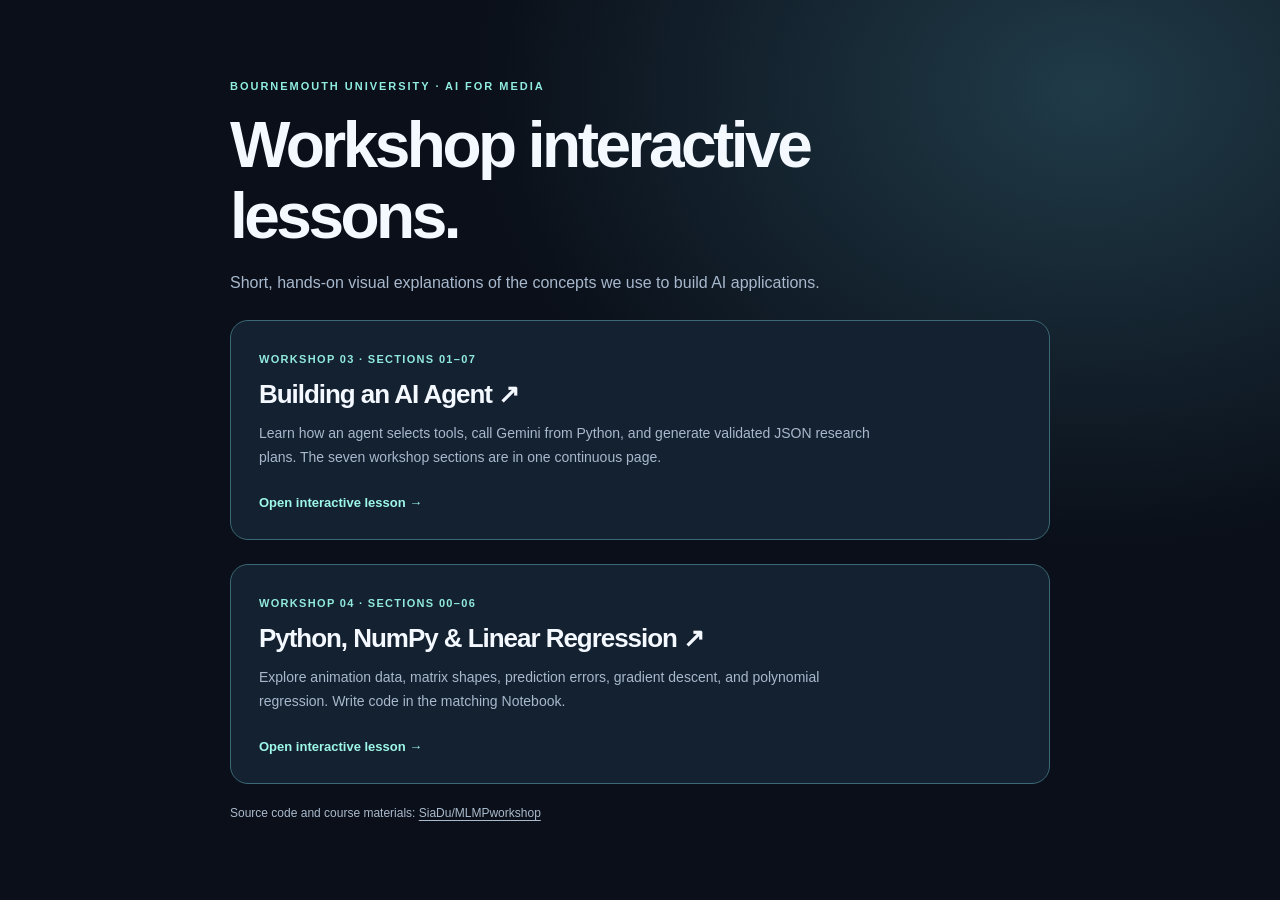
<file: docs/index.html>
<!doctype html>
<html lang="en">
<head>
  <meta charset="utf-8">
  <meta name="viewport" content="width=device-width, initial-scale=1">
  <title>AI for Media · Workshop Interactive Lessons</title>
  <style>
    :root{font-family:ui-sans-serif,-apple-system,BlinkMacSystemFont,"Segoe UI",sans-serif;color:#f4f8ff;background:#0a0f19}
    *{box-sizing:border-box}body{margin:0;min-height:100vh;display:grid;place-items:center;padding:28px;background:radial-gradient(ellipse at 85% 10%,#203b48 0%,transparent 40%),#0a0f19}
    main{max-width:820px;width:100%}.eyebrow{letter-spacing:.18em;font-size:11px;color:#90ece0;font-weight:800}h1{font-size:clamp(38px,6vw,64px);letter-spacing:-.055em;line-height:1.1;margin:18px 0}p{color:#a8b8cd;max-width:630px;line-height:1.7}a{color:inherit;text-decoration:none}
    .card{display:block;margin:24px 0 22px;padding:28px;background:#142131;border:1px solid #3b6975;border-radius:18px;transition:border-color .2s,transform .2s}.card:hover{border-color:#97f3e5;transform:translateY(-3px)}.card small{font-size:11px;letter-spacing:.12em;color:#91eadd;font-weight:800}.card h2{font-size:26px;letter-spacing:-.04em;margin:12px 0}.card p{font-size:14px;margin:0}.card .link{display:inline-block;color:#9df8e8;font-weight:800;margin-top:25px;font-size:13px}.links{font-size:12px;color:#aabacc}.links a{text-decoration:underline;text-underline-offset:3px}
  </style>
</head>
<body>
  <main>
    <div class="eyebrow">BOURNEMOUTH UNIVERSITY · AI FOR MEDIA</div>
    <h1>Workshop interactive lessons.</h1>
    <p>Short, hands-on visual explanations of the concepts we use to build AI applications.</p>
    <a class="card" href="./workshop03/">
      <small>WORKSHOP 03 · SECTIONS 01–07</small>
      <h2>Building an AI Agent ↗</h2>
      <p>Learn how an agent selects tools, call Gemini from Python, and generate validated JSON research plans. The seven workshop sections are in one continuous page.</p>
      <span class="link">Open interactive lesson →</span>
    </a>
    <a class="card" href="./workshop04/">
      <small>WORKSHOP 04 · SECTIONS 00–06</small>
      <h2>Python, NumPy &amp; Linear Regression ↗</h2>
      <p>Explore animation data, matrix shapes, prediction errors, gradient descent, and polynomial regression. Write code in the matching Notebook.</p>
      <span class="link">Open interactive lesson →</span>
    </a>
    <div class="links">Source code and course materials: <a href="https://github.com/SiaDu/MLMPworkshop">SiaDu/MLMPworkshop</a></div>
  </main>
</body>
</html>
</file>
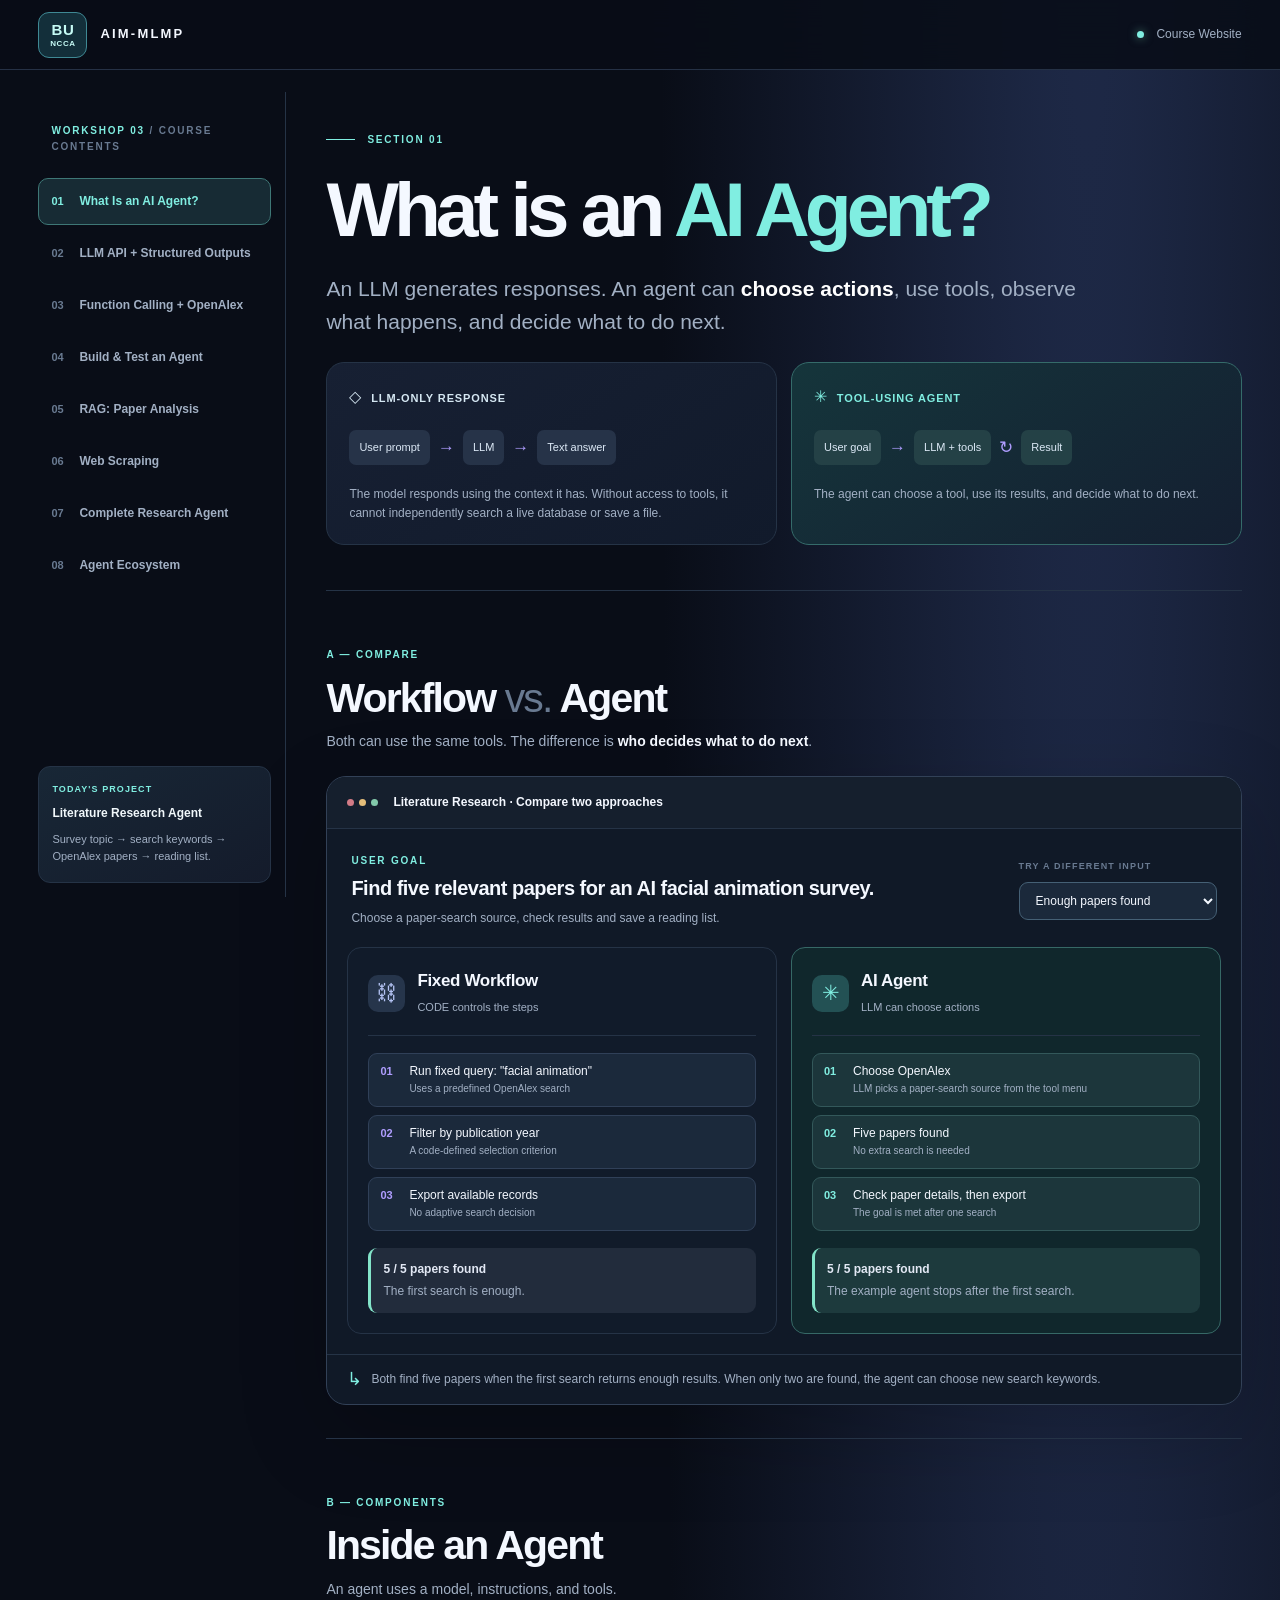
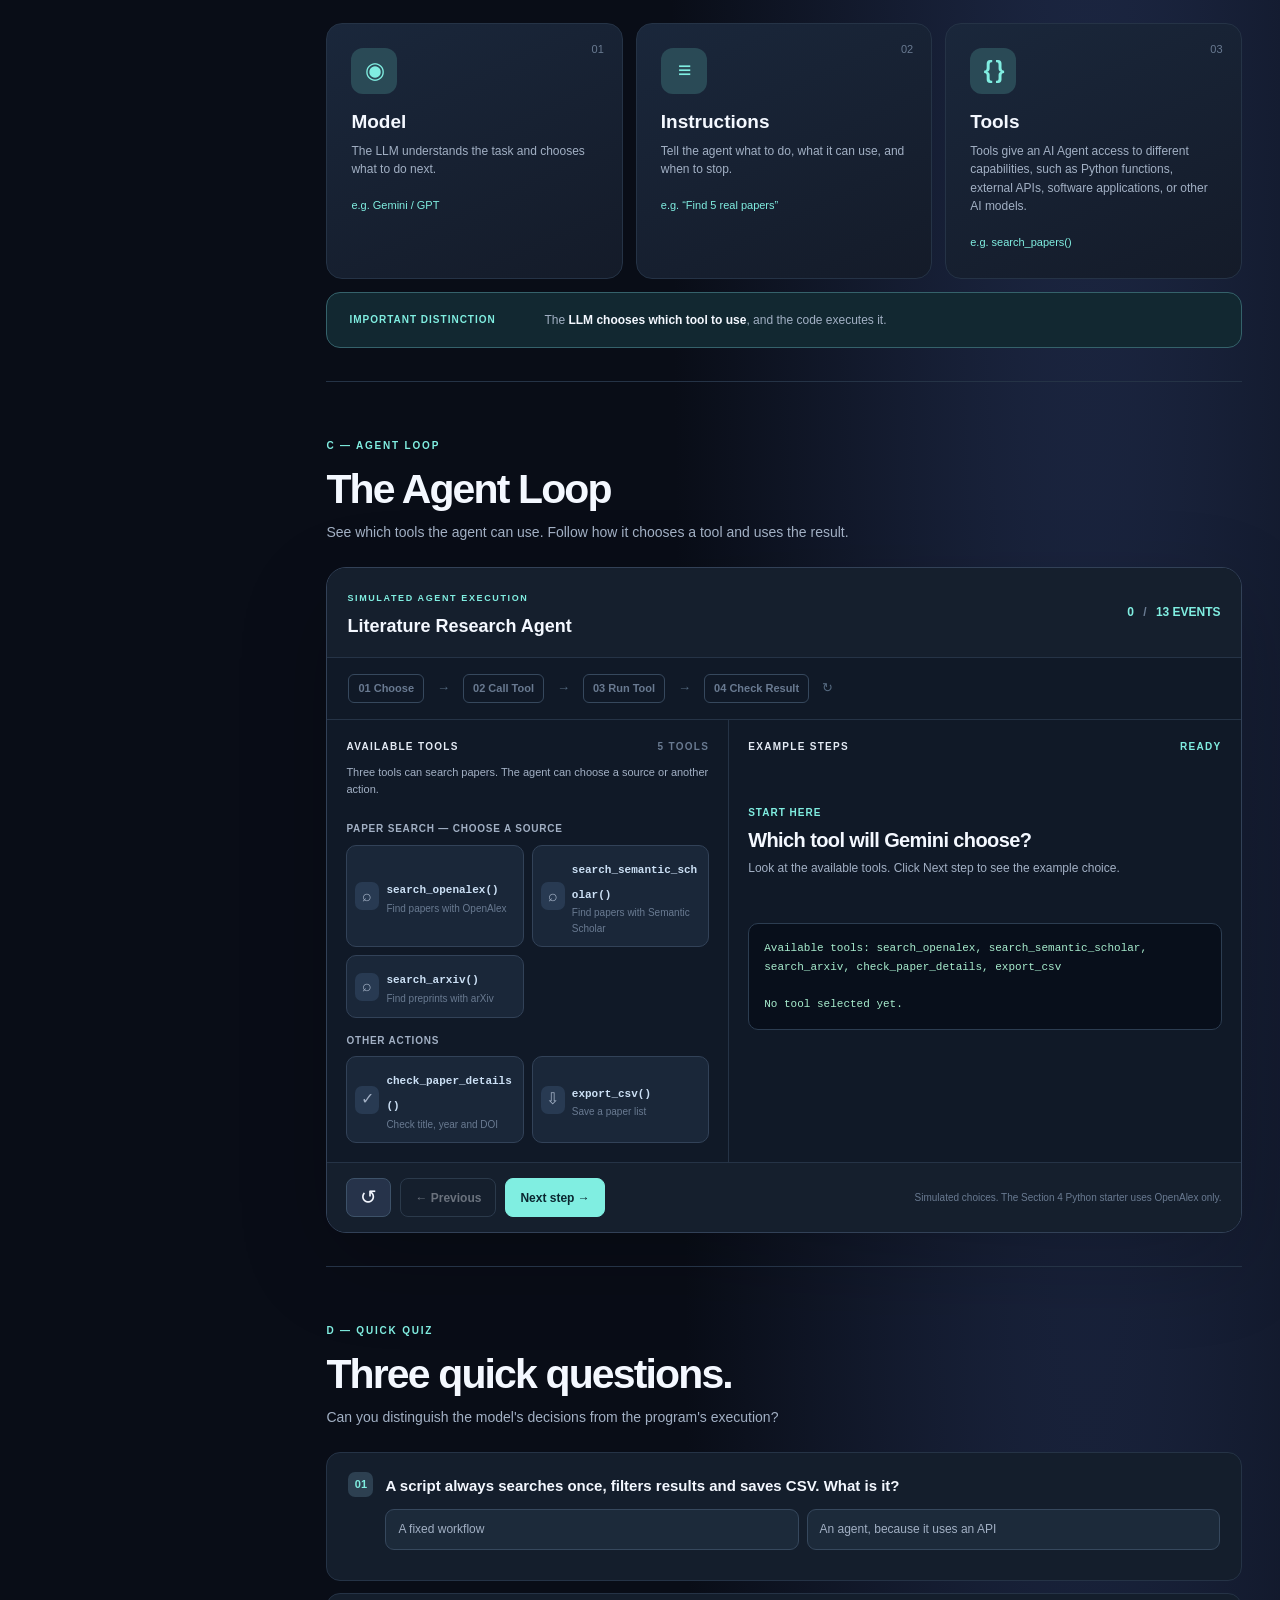
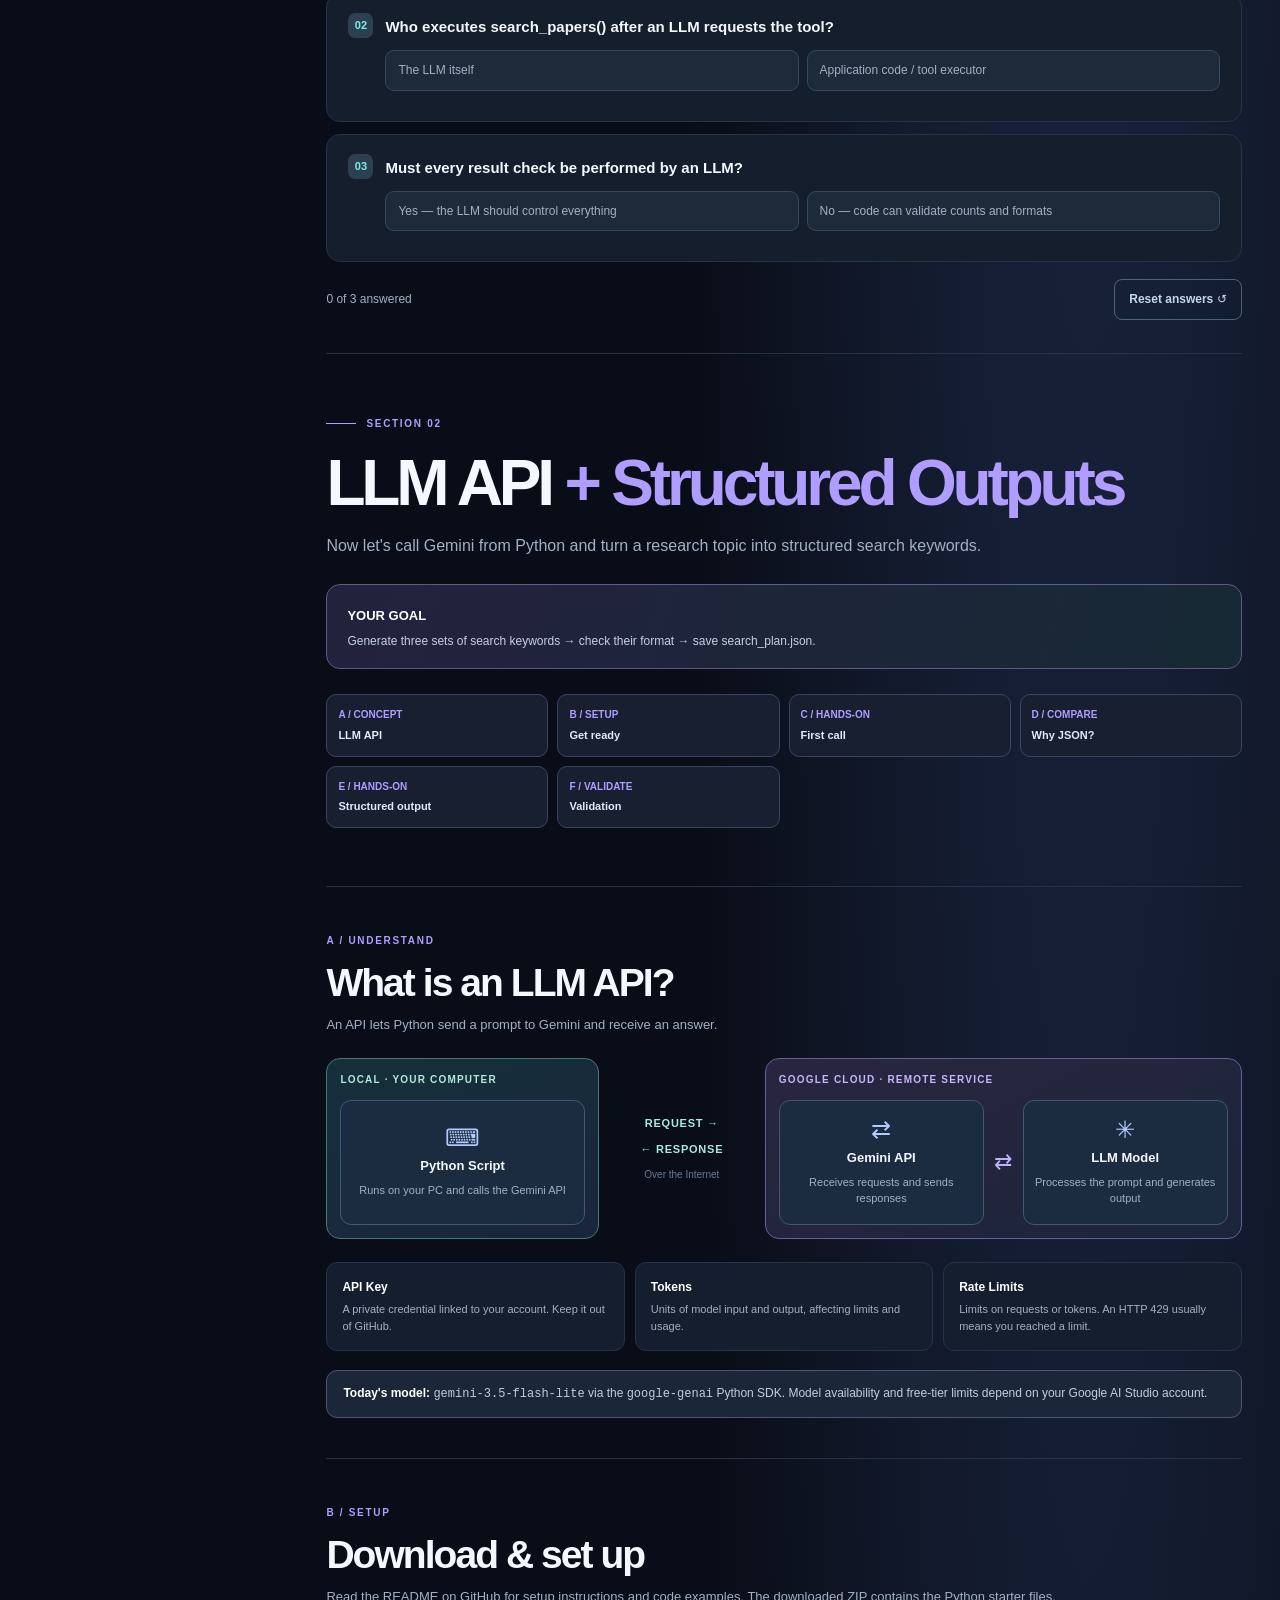
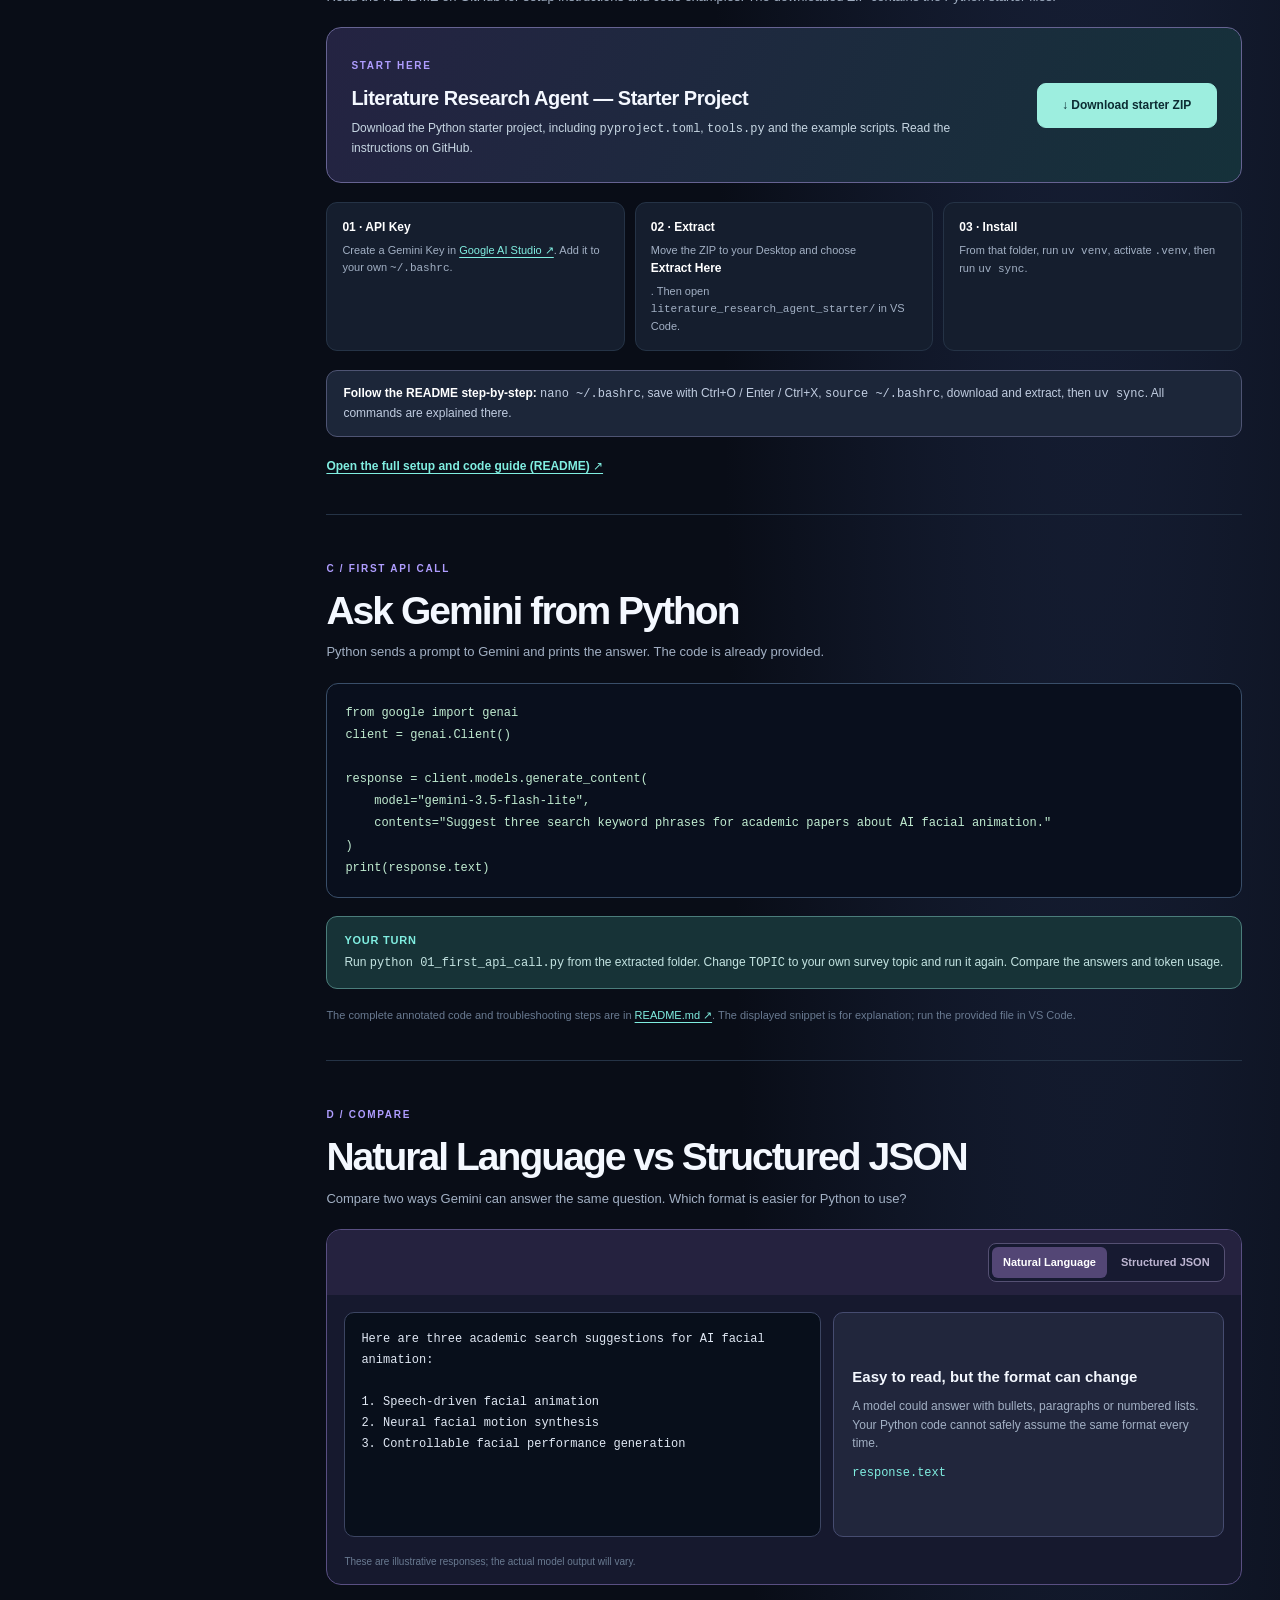
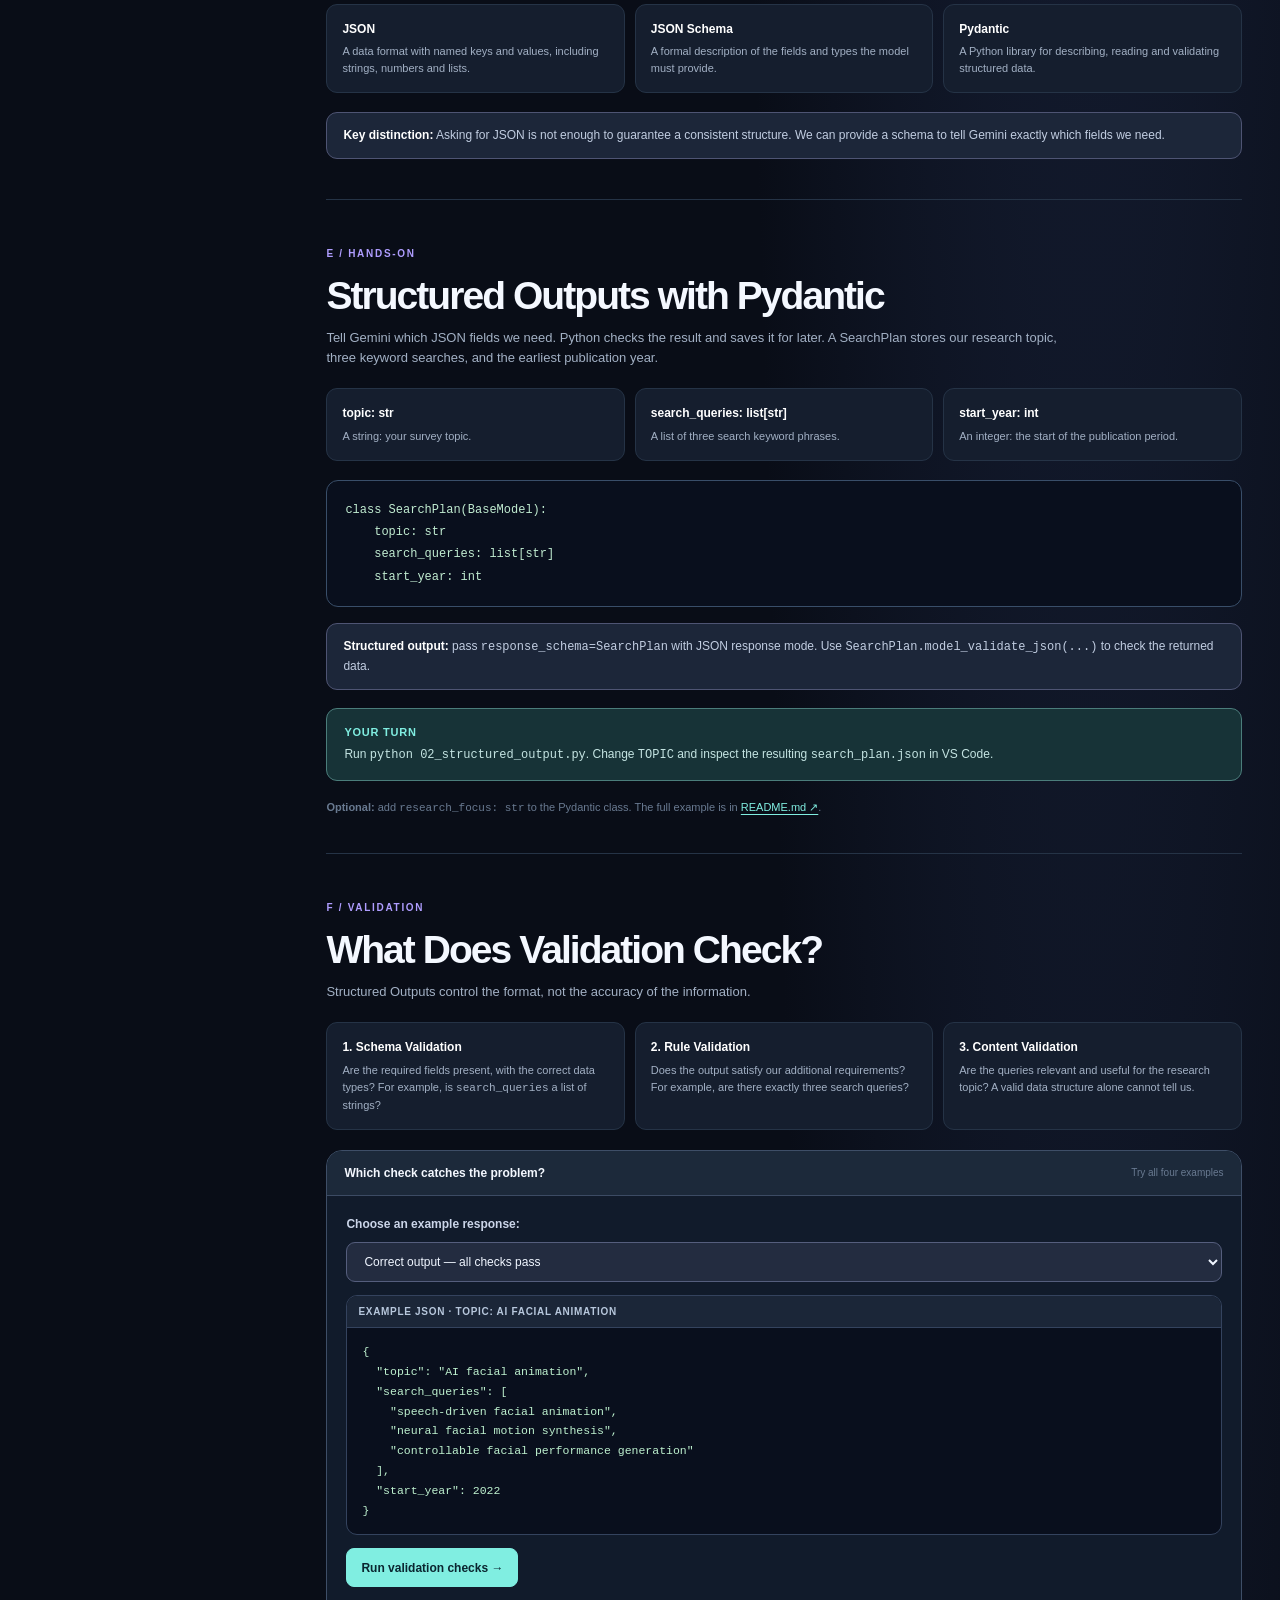
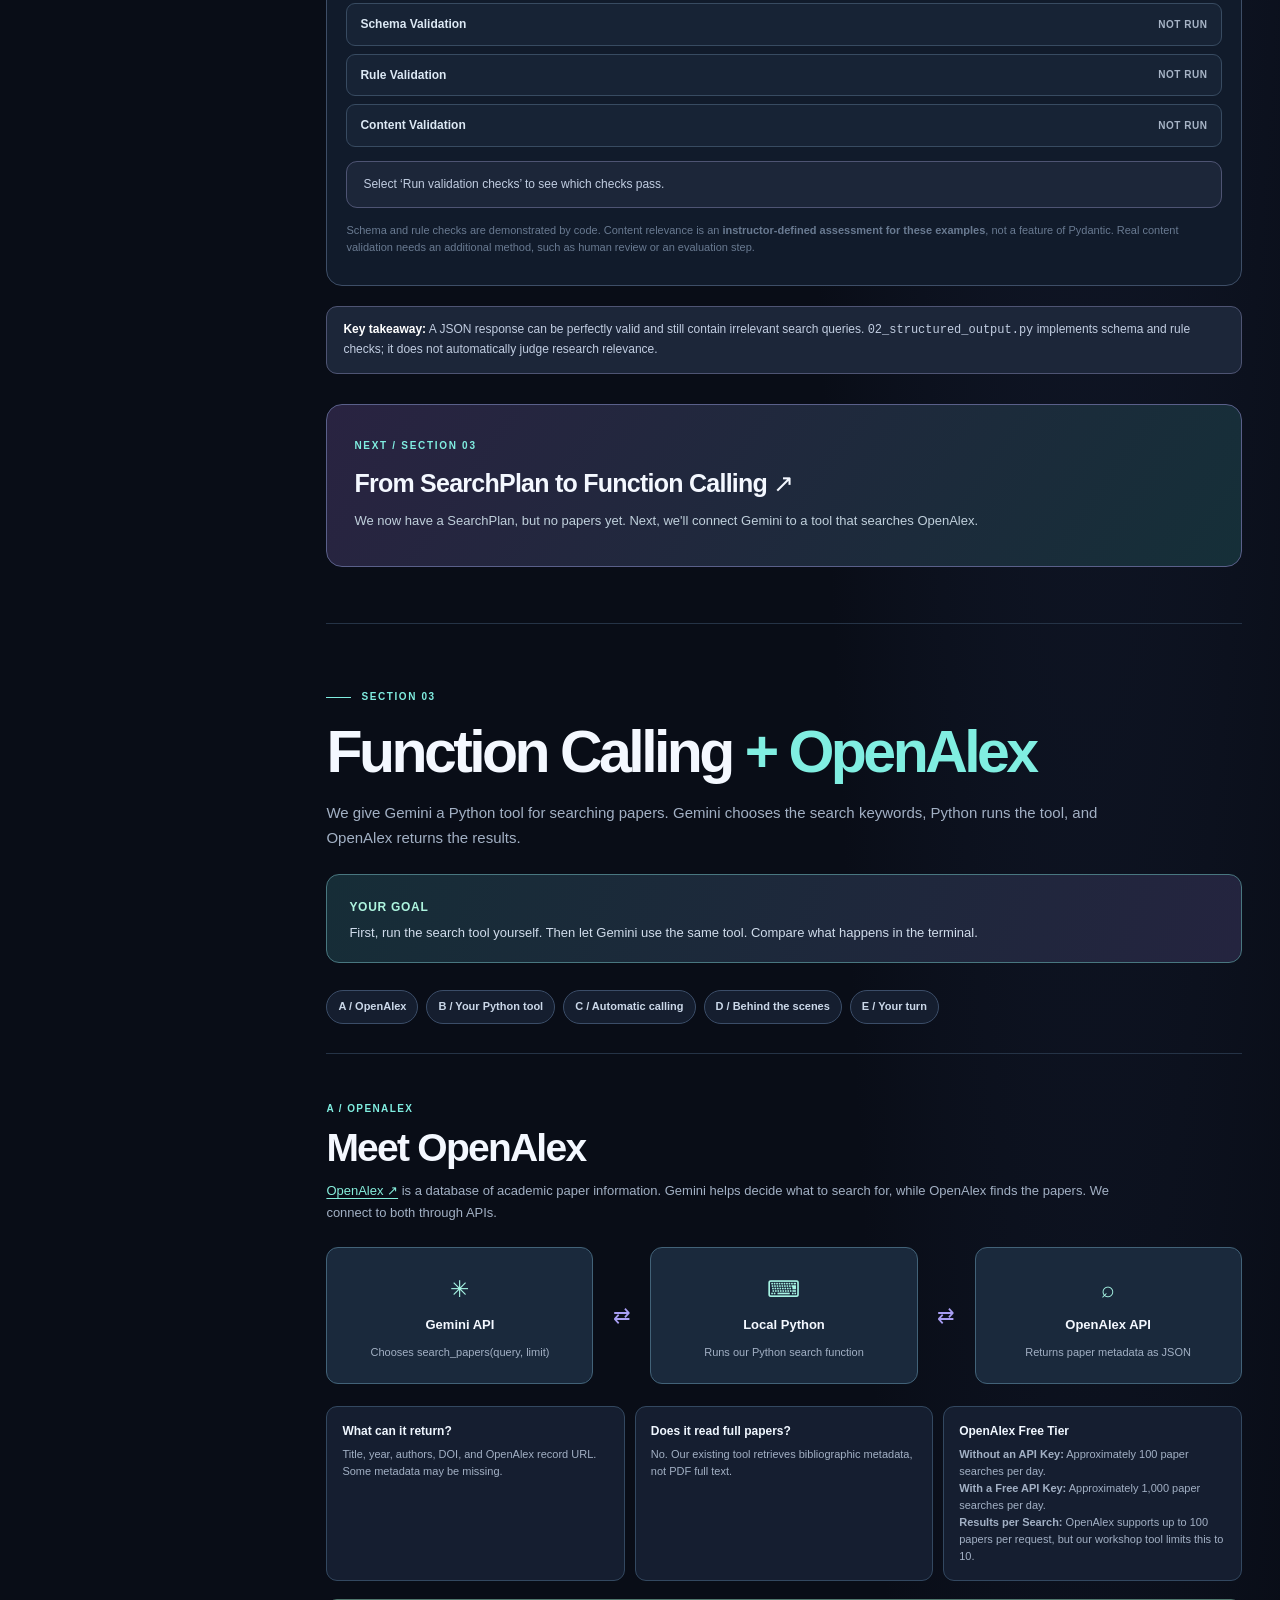
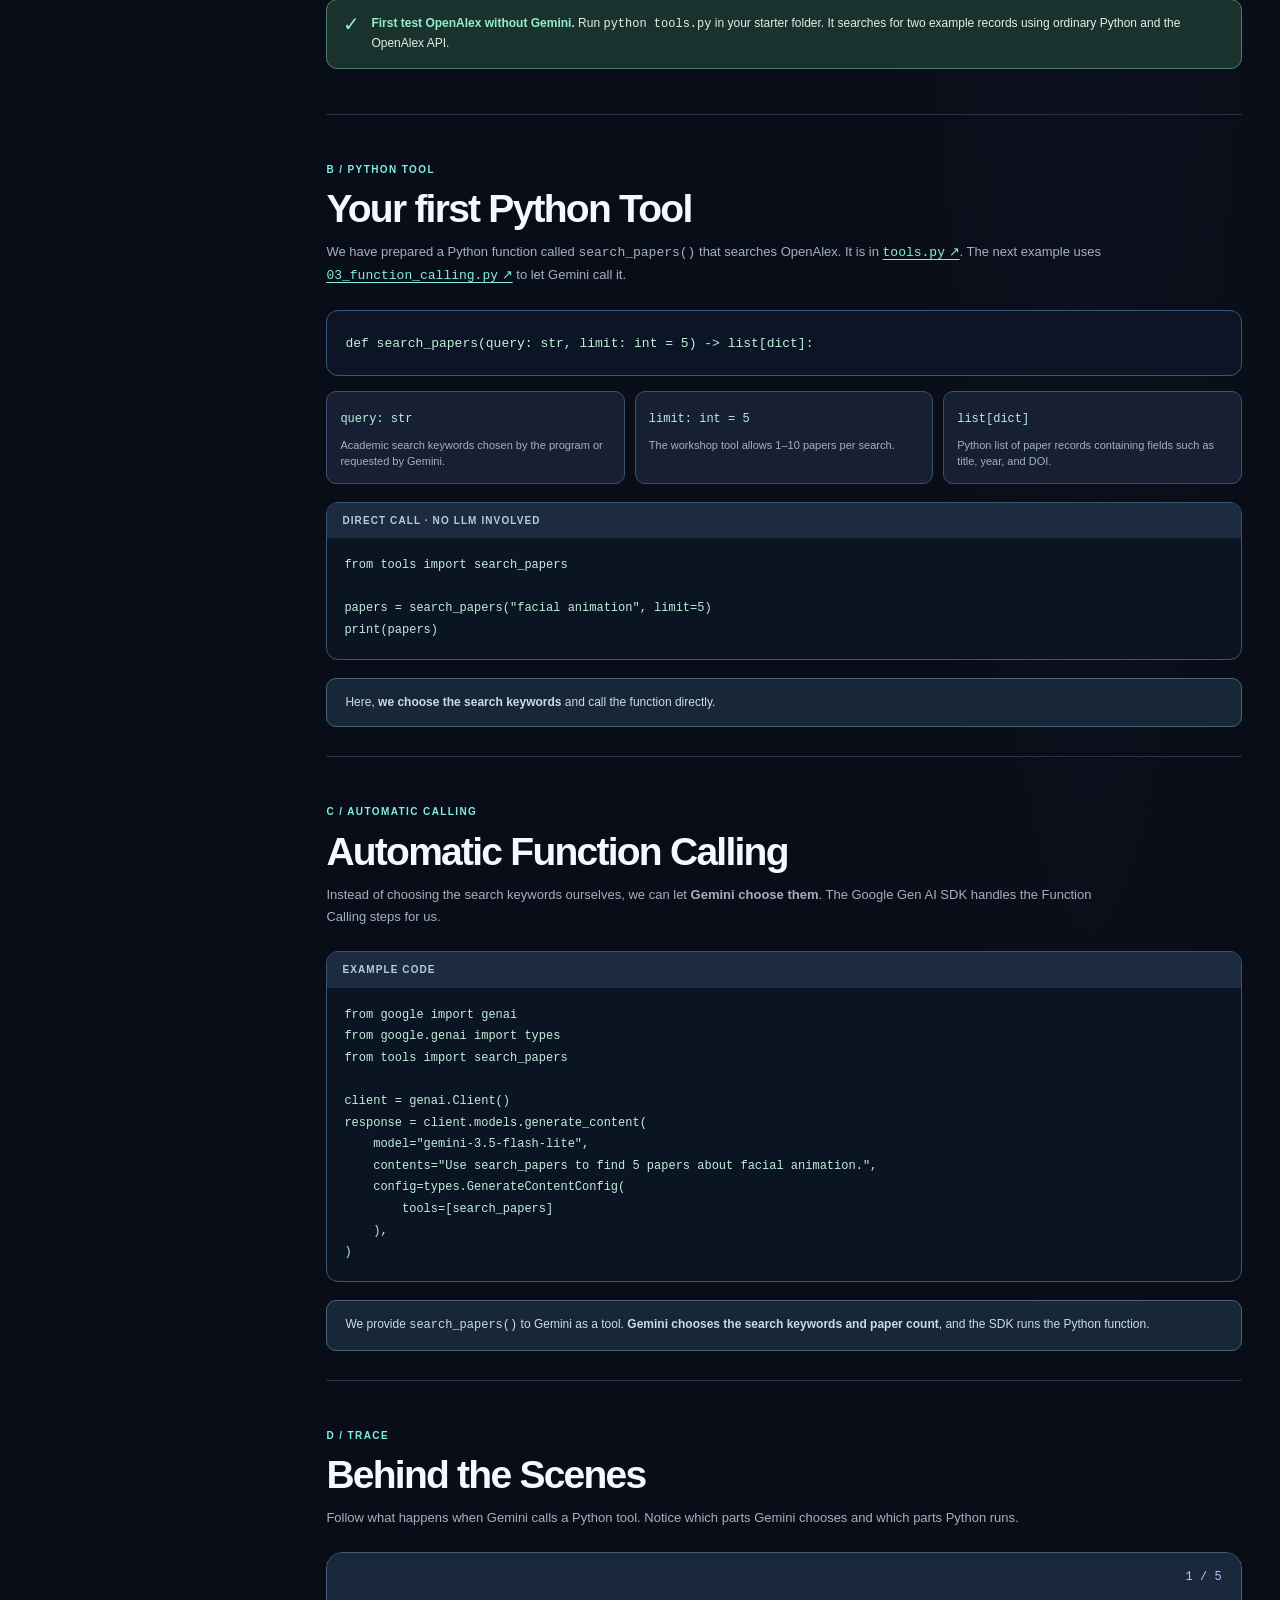
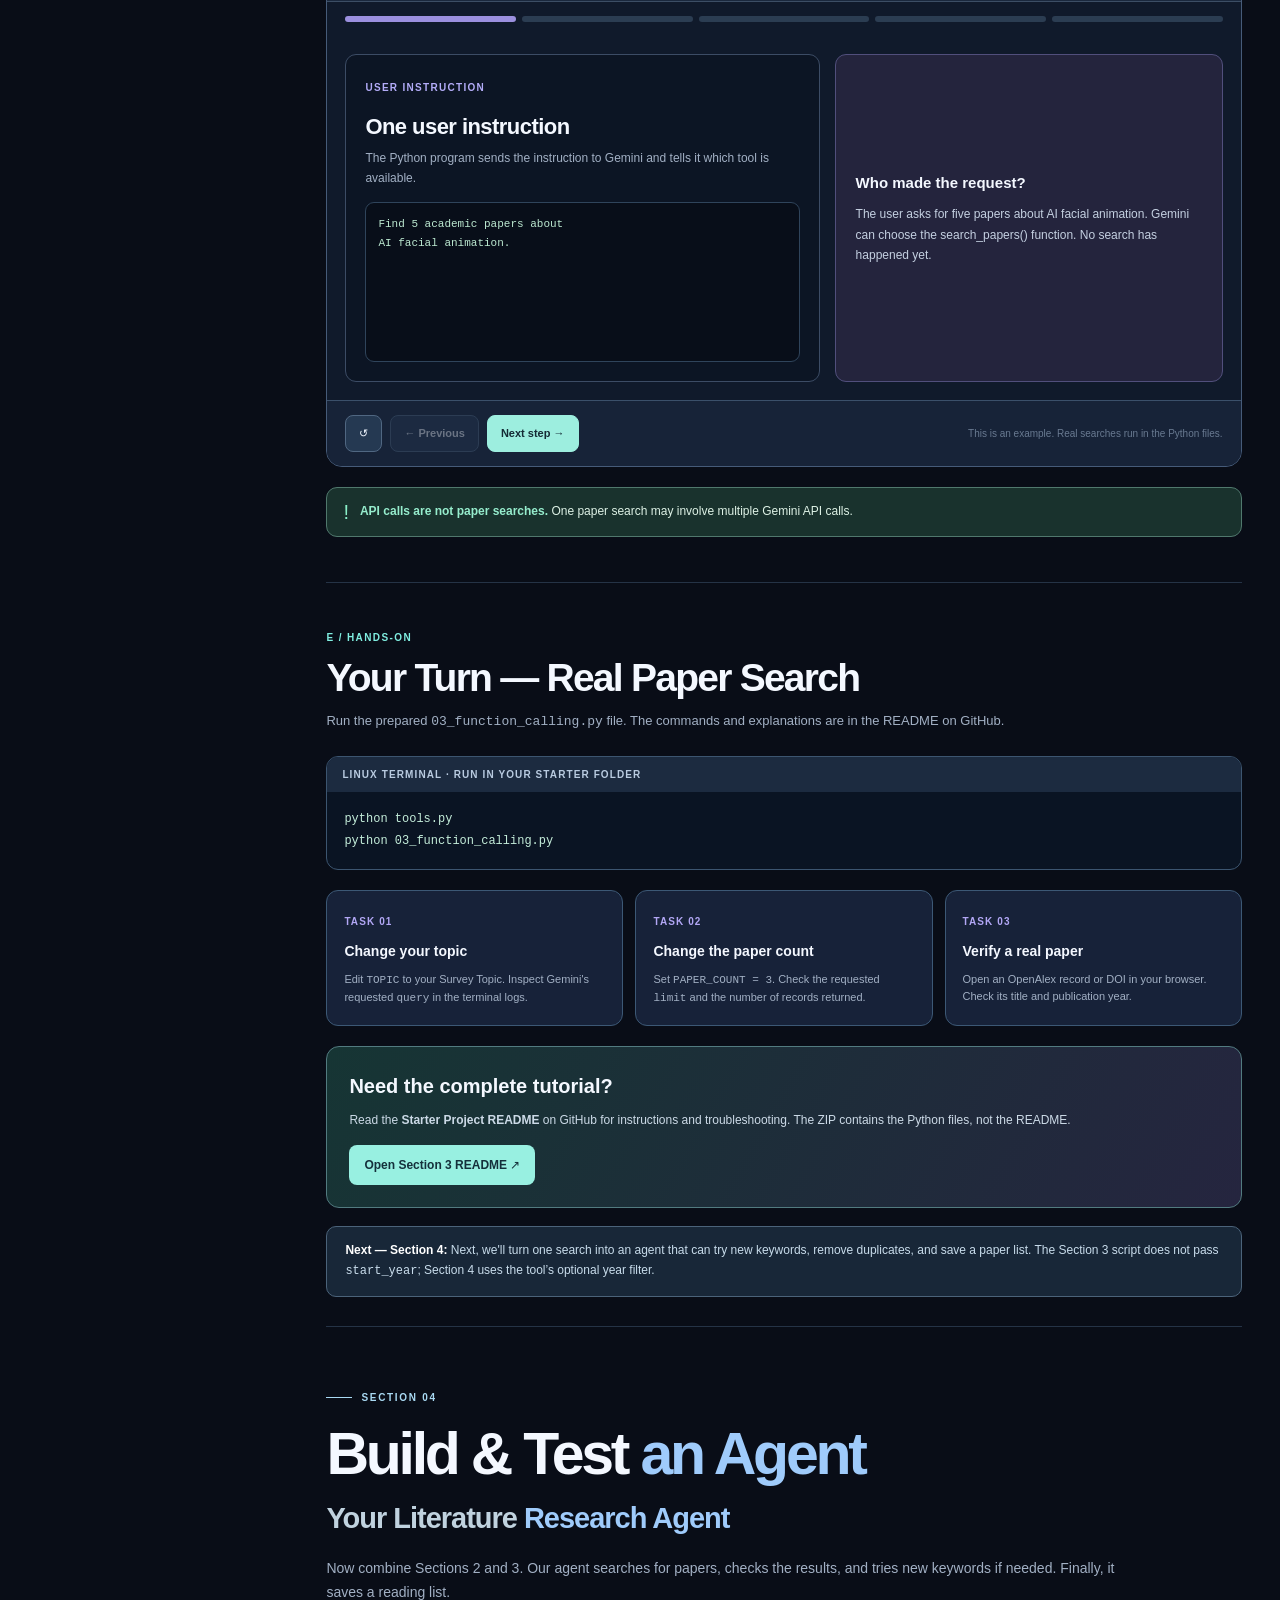
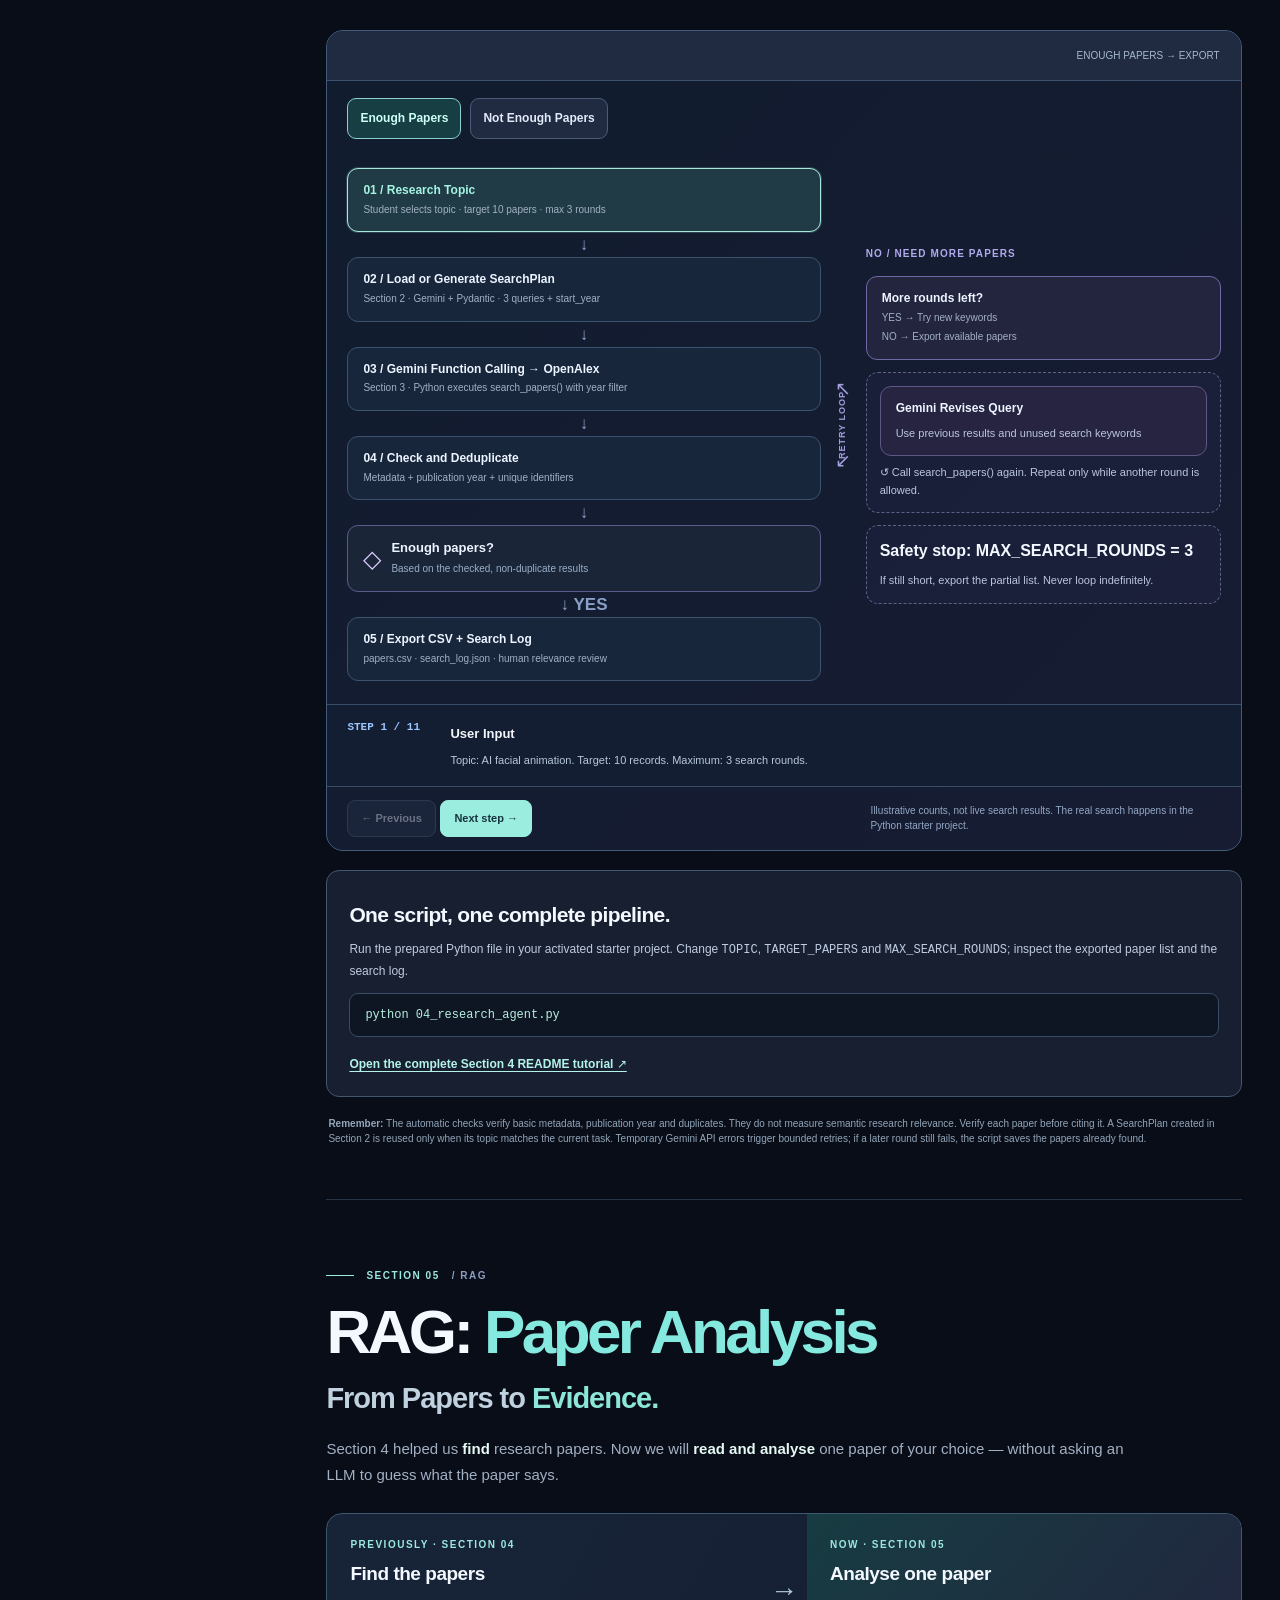
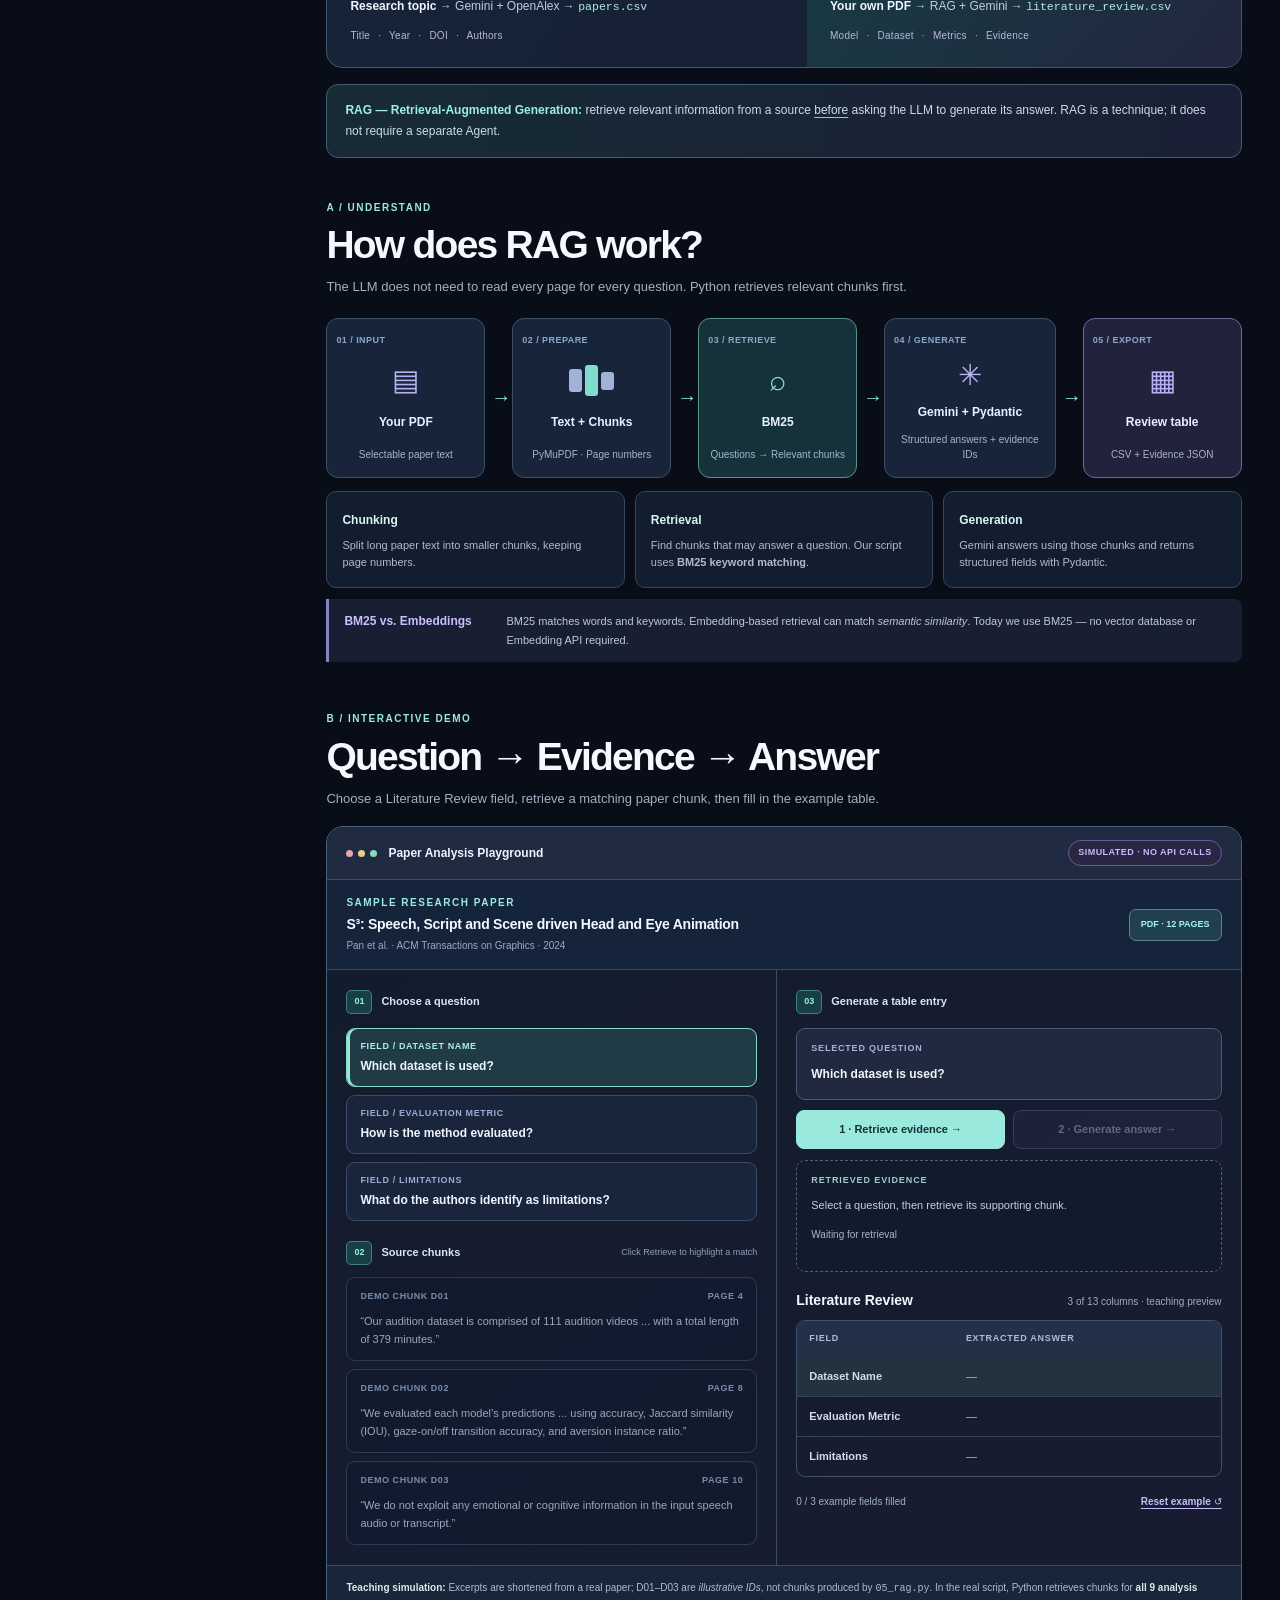
<file: docs/workshop03/index.html>
<!doctype html>
<html lang="en">
<head>
  <meta charset="utf-8">
  <meta name="viewport" content="width=device-width, initial-scale=1">
  <meta name="color-scheme" content="dark">
  <meta name="description" content="AI Agent concepts, Gemini API, Python examples and structured JSON with Pydantic.">
  <title>Building an AI Agent · Workshop 03</title>
  <link rel="stylesheet" href="./styles.css">
  <link rel="stylesheet" href="./section02.css">
  <link rel="stylesheet" href="./section03.css">
  <link rel="stylesheet" href="./section04.css">
  <link rel="stylesheet" href="./section05.css">
  <link rel="stylesheet" href="./section06.css">
  <link rel="stylesheet" href="./section07.css">
  <link rel="stylesheet" href="./section08.css">
  <link rel="stylesheet" href="./branding.css">
  <script src="./app.js" defer></script>
  <script src="./section02.js" defer></script>
  <script src="./section03.js" defer></script>
  <script src="./section04.js" defer></script>
  <script src="./section05.js" defer></script>
  <script src="./section06.js" defer></script>
  <script src="./section07.js" defer></script>
  <script src="./section08.js" defer></script>
</head>
<body>
  <div class="ambient ambient-one" aria-hidden="true"></div>
  <div class="ambient ambient-two" aria-hidden="true"></div>
  <header class="topbar">
    <a class="brand" href="#top" aria-label="AIM-MLMP, back to top">
      <span class="brand-mark"><strong>BU</strong><span>NCCA</span></span>
      <span class="brand-text">AIM-MLMP</span>
    </a>
    <div class="header-right"><span class="live-dot"></span><span>Course Website</span></div>
  </header>

  <div class="shell" id="top">
    <aside class="sidebar" aria-label="Workshop 03 sections">
      <div class="sidebar-title">WORKSHOP 03 <span> / COURSE CONTENTS</span></div>
      <nav class="side-nav">
        <a href="#intro" class="nav-item active"><span class="nav-num">01</span>What Is an AI Agent?</a>
        <a href="#s2-start" class="nav-item"><span class="nav-num">02</span>LLM API + Structured Outputs</a>
        <a href="#s3" class="nav-item"><span class="nav-num">03</span>Function Calling + OpenAlex</a>
        <a href="#s4" class="nav-item"><span class="nav-num">04</span>Build &amp; Test an Agent</a>
        <a href="#s5" class="nav-item"><span class="nav-num">05</span>RAG: Paper Analysis</a>
        <a href="#s6" class="nav-item"><span class="nav-num">06</span>Web Scraping</a>
        <a href="#s7" class="nav-item"><span class="nav-num">07</span>Complete Research Agent</a>
        <a href="#s8" class="nav-item"><span class="nav-num">08</span>Agent Ecosystem</a>
      </nav>
      <div class="sidebar-bottom">
        <span class="sidebar-card-eyebrow">TODAY'S PROJECT</span>
        <strong>Literature Research Agent</strong>
        <p>Survey topic → search keywords → OpenAlex papers → reading list.</p>
      </div>
    </aside>

    <main class="main">
      <section class="hero" id="intro">
        <div class="eyebrow"><span class="eyebrow-line"></span> SECTION 01 </div>
        <h1>What is an <em>AI Agent?</em></h1>
        <p class="lede">An LLM generates responses. An agent can <strong>choose actions</strong>, use tools, observe what happens, and decide what to do next.</p>
        
        <div class="intro-comparison">
          <article class="simple-card">
            <div class="card-label"><span class="mini-symbol">◇</span> LLM-ONLY RESPONSE</div>
            <div class="mini-flow"><span>User prompt</span><b>→</b><span>LLM</span><b>→</b><span>Text answer</span></div>
            <p>The model responds using the context it has. Without access to tools, it cannot independently search a live database or save a file.</p>
          </article>
          <article class="simple-card accent-card">
            <div class="card-label"><span class="mini-symbol">✳</span> TOOL-USING AGENT</div>
            <div class="mini-flow"><span>User goal</span><b>→</b><span>LLM + tools</span><b>↻</b><span>Result</span></div>
            <p>The agent can choose a tool, use its results, and decide what to do next.</p>
          </article>
        </div>
      </section>

      <section class="lesson-section" id="comparison">
        <div class="section-top"><div><span class="section-index">A — COMPARE</span><h2>Workflow <span>vs.</span> Agent</h2><p>Both can use the same tools. The difference is <strong>who decides what to do next</strong>.</p></div></div>
        <div class="playground">
          <div class="playground-header">
            <div class="header-heading"><span class="window-dots"><i></i><i></i><i></i></span><strong>Literature Research · Compare two approaches</strong></div>
          </div>
          <div class="scenario-banner">
            <div><div class="small-label">USER GOAL</div><h3 id="scenario-goal">Find five relevant papers for an AI facial animation survey.</h3><p id="scenario-caption">The agent has access to academic search, verification and export tools.</p></div>
            <label class="condition-picker"><span>TRY A DIFFERENT INPUT</span><select id="scenario-condition" aria-label="Select a test condition"><option value="sufficient">Enough papers found</option><option value="sparse">Few papers found</option></select></label>
          </div>
          <div class="comparison-grid">
            <article class="comparison-panel fixed">
              <div class="compare-heading"><div class="compare-icon">⛓</div><div><h3>Fixed Workflow</h3><span>CODE controls the steps</span></div></div>
              <div id="workflow-steps" class="steps"></div>
              <div id="workflow-output" class="comparison-outcome" aria-live="polite"></div>
            </article>
            <article class="comparison-panel adaptive">
              <div class="compare-heading"><div class="compare-icon">✳</div><div><h3>AI Agent</h3><span>LLM can choose actions</span></div></div>
              <div id="agent-steps" class="steps"></div>
              <div id="agent-output" class="comparison-outcome" aria-live="polite"></div>
            </article>
          </div>
          <div class="playground-bottom">
            <span class="compare-takeaway"><span class="takeaway-mark">↳</span><span id="compare-takeaway">Workflow: follow developer-written rules. Agent: choose the next action from results.</span></span>
          </div>
        </div>
      </section>

      <section class="lesson-section" id="anatomy">
        <div class="section-top"><div><span class="section-index">B — COMPONENTS</span><h2>Inside an Agent</h2><p>An agent uses a model, instructions, and tools.</p></div></div>
        <div class="anatomy-grid">
          <article class="anatomy-card"><span class="anatomy-no">01</span><div class="anatomy-icon">◉</div><h3>Model</h3><p>The LLM understands the task and chooses what to do next.</p><small>e.g. Gemini / GPT</small></article>
          <article class="anatomy-card"><span class="anatomy-no">02</span><div class="anatomy-icon">≡</div><h3>Instructions</h3><p>Tell the agent what to do, what it can use, and when to stop.</p><small>e.g. “Find 5 real papers”</small></article>
          <article class="anatomy-card"><span class="anatomy-no">03</span><div class="anatomy-icon">{ }</div><h3>Tools</h3><p>Tools give an AI Agent access to different capabilities, such as Python functions, external APIs, software applications, or other AI models.</p><small>e.g. search_papers()</small></article>
        </div>
        <div class="fineprint"><span>IMPORTANT DISTINCTION</span><p>The <strong>LLM chooses which tool to use</strong>, and the code executes it.</p></div>
      </section>

      <section class="lesson-section" id="loop">
        <div class="section-top"><div><span class="section-index">C — AGENT LOOP</span><h2>The Agent Loop</h2><p>See which tools the agent can use. Follow how it chooses a tool and uses the result.</p></div></div>
        <div class="loop-lab">
          <div class="lab-topline">
            <div><span class="lab-overline">SIMULATED AGENT EXECUTION</span><h3 id="loop-task-title">Literature Research Agent</h3></div>
            <div class="step-counter"><span id="step-position">0</span> <span>/</span> <span id="step-total">0</span> EVENTS</div>
          </div>
          <div class="loop-stages" id="loop-stages">
            <span data-phase="choose">01 Choose</span><b>→</b><span data-phase="request">02 Call Tool</span><b>→</b><span data-phase="execute">03 Run Tool</span><b>→</b><span data-phase="observe">04 Check Result</span><b>↻</b>
          </div>
          <div class="lab-columns">
            <div class="tool-palette">
              <div class="pane-heading"><span>AVAILABLE TOOLS</span><span id="tool-count">5 TOOLS</span></div>
              <p class="pane-sub">Three tools can search papers. The agent can choose a source or another action.</p>
              <div id="tool-list" class="tool-list"></div>
              
            </div>
            <div class="execution-pane">
              <div class="pane-heading"><span>EXAMPLE STEPS</span><span id="trace-status" class="trace-status">READY</span></div>
              <div class="trace-body" id="trace-body" aria-live="polite"></div>
              <div class="trace-terminal"><pre id="trace-json">Select “Next step” to start the simulation.</pre></div>
            </div>
          </div>
          <div class="lab-controls">
            <div class="control-buttons">
              <button id="loop-reset" class="icon-button" type="button" title="Restart" aria-label="Restart simulation">↺</button>
              <button id="loop-back" class="button-outline" type="button" disabled>← Previous</button>
              <button id="loop-next" class="button-primary" type="button">Next step →</button>
            </div>
            <div class="lab-key">Simulated choices. The Section 4 Python starter uses OpenAlex only.</div>
          </div>
        </div>
      </section>

      <section class="lesson-section quiz-section" id="quiz">
        <div class="section-top"><div><span class="section-index">D — QUICK QUIZ</span><h2>Three quick questions.</h2><p>Can you distinguish the model's decisions from the program's execution?</p></div></div>
        <div class="quiz-grid" id="quiz-grid"></div>
        <div class="quiz-footer"><div id="quiz-score" aria-live="polite">Answer all three to see your score.</div><button type="button" id="quiz-retry" class="secondary-action">Reset answers ↺</button></div>
      </section>

      <section class="s2-intro" id="s2-start">
  <div class="s2-eyebrow">SECTION 02</div>
  <h2>LLM API <em>+ Structured Outputs</em></h2>
  <p>Now let's call Gemini from Python and turn a research topic into structured search keywords.</p>
  <div class="s2-objective"><div><strong>YOUR GOAL</strong><p>Generate three sets of search keywords → check their format → save search_plan.json.</p></div></div>
  <div class="s2-route" aria-label="Lesson overview">
    <a href="#s2-api"><span>A / CONCEPT</span>LLM API</a>
    <a href="#s2-setup"><span>B / SETUP</span>Get ready</a>
    <a href="#s2-call"><span>C / HANDS-ON</span>First call</a>
    <a href="#s2-format"><span>D / COMPARE</span>Why JSON?</a>
    <a href="#s2-schema"><span>E / HANDS-ON</span>Structured output</a>
    <a href="#s2-check"><span>F / VALIDATE</span>Validation</a>
  </div>
</section>


<section class="s2-section" id="s2-api">
  <div class="s2-section-head"><div><span class="s2-index">A / UNDERSTAND</span><h3>What is an LLM API?</h3><p>An API lets Python send a prompt to Gemini and receive an answer.</p></div></div>
  <div class="s2-client-cloud" role="img" aria-label="The Python program runs locally on your computer. It sends an API request over the internet to Google's cloud, where the Gemini API connects to the LLM model. The response travels back to Python.">
    <div class="s2-zone s2-local-zone">
      <span class="s2-zone-label">LOCAL · YOUR COMPUTER</span>
      <div class="s2-zone-content">
        <span class="s2-big-icon" aria-hidden="true">⌨</span>
        <b>Python Script</b>
        <small>Runs on your PC and calls the Gemini API</small>
      </div>
    </div>
    <div class="s2-exchange" aria-hidden="true">
      <span>REQUEST →</span>
      <span>← RESPONSE</span>
      <small>Over the Internet</small>
    </div>
    <div class="s2-zone s2-cloud-zone">
      <span class="s2-zone-label">GOOGLE CLOUD · REMOTE SERVICE</span>
      <div class="s2-cloud-parts">
        <div class="s2-zone-content">
          <span class="s2-big-icon" aria-hidden="true">⇄</span>
          <b>Gemini API</b>
          <small>Receives requests and sends responses</small>
        </div>
        <span class="s2-cloud-arrow" aria-hidden="true">⇄</span>
        <div class="s2-zone-content">
          <span class="s2-big-icon" aria-hidden="true">✳</span>
          <b>LLM Model</b>
          <small>Processes the prompt and generates output</small>
        </div>
      </div>
    </div>
  </div>
  <div class="s2-three">
    <div class="s2-concept"><strong>API Key</strong><p>A private credential linked to your account. Keep it out of GitHub.</p></div>
    <div class="s2-concept"><strong>Tokens</strong><p>Units of model input and output, affecting limits and usage.</p></div>
    <div class="s2-concept"><strong>Rate Limits</strong><p>Limits on requests or tokens. An HTTP 429 usually means you reached a limit.</p></div>
  </div>
  <div class="s2-note"><strong>Today's model:</strong> <code>gemini-3.5-flash-lite</code> via the <code>google-genai</code> Python SDK. Model availability and free-tier limits depend on your Google AI Studio account.</div>
</section>


<section class="s2-section" id="s2-setup">
  <div class="s2-section-head"><div><span class="s2-index">B / SETUP</span><h3>Download &amp; set up</h3><p>Read the README on GitHub for setup instructions and code examples. The downloaded ZIP contains the Python starter files.</p></div></div>
  <div class="s2-download-card">
    <div><span class="s2-index">START HERE</span><h4>Literature Research Agent — Starter Project</h4><p>Download the Python starter project, including <code>pyproject.toml</code>, <code>tools.py</code> and the example scripts. Read the instructions on GitHub.</p></div>
    <a class="s2-download-btn" href="https://github.com/SiaDu/MLMPworkshop/raw/refs/heads/main/workshop03_Building_an_AI_Agent/literature_research_agent_starter.zip" aria-label="Download Literature Research Agent starter ZIP">↓ Download starter ZIP</a>
  </div>
  <div class="s2-three">
    <div class="s2-concept"><strong>01 · API Key</strong><p>Create a Gemini Key in <a href="https://aistudio.google.com/apikey" target="_blank" rel="noopener">Google AI Studio ↗</a>. Add it to your own <code>~/.bashrc</code>.</p></div>
    <div class="s2-concept"><strong>02 · Extract</strong><p>Move the ZIP to your Desktop and choose <strong>Extract Here</strong>. Then open <code>literature_research_agent_starter/</code> in VS Code.</p></div>
    <div class="s2-concept"><strong>03 · Install</strong><p>From that folder, run <code>uv venv</code>, activate <code>.venv</code>, then run <code>uv sync</code>.</p></div>
  </div>
  <div class="s2-note"><strong>Follow the README step-by-step:</strong> <code>nano ~/.bashrc</code>, save with Ctrl+O / Enter / Ctrl+X, <code>source ~/.bashrc</code>, download and extract, then <code>uv sync</code>. All commands are explained there.</div>
  <a class="s2-text-link" href="https://github.com/SiaDu/MLMPworkshop/blob/main/workshop03_Building_an_AI_Agent/literature_research_agent_starter/README.md" target="_blank" rel="noopener">Open the full setup and code guide (README) ↗</a>
</section>


<section class="s2-section" id="s2-call">
  <div class="s2-section-head"><div><span class="s2-index">C / FIRST API CALL</span><h3>Ask Gemini from Python</h3><p>Python sends a prompt to Gemini and prints the answer. The code is already provided.</p></div></div>
  <div class="s2-minimal-code">
    
    <pre><code>from google import genai
client = genai.Client()

response = client.models.generate_content(
    model="gemini-3.5-flash-lite",
    contents="Suggest three search keyword phrases for academic papers about AI facial animation."
)
print(response.text)</code></pre>
  </div>
  <div class="s2-activity"><strong>YOUR TURN</strong><p>Run <code>python 01_first_api_call.py</code> from the extracted folder. Change <code>TOPIC</code> to your own survey topic and run it again. Compare the answers and token usage.</p></div>
  <p class="s2-caption">The complete annotated code and troubleshooting steps are in <a href="https://github.com/SiaDu/MLMPworkshop/blob/main/workshop03_Building_an_AI_Agent/literature_research_agent_starter/README.md" target="_blank" rel="noopener">README.md ↗</a>. The displayed snippet is for explanation; run the provided file in VS Code.</p>
</section>

<section class="s2-section" id="s2-format">
  <div class="s2-section-head"><div><span class="s2-index">D / COMPARE</span><h3>Natural Language vs Structured JSON</h3><p>Compare two ways Gemini can answer the same question. Which format is easier for Python to use?</p></div></div>
  <div class="s2-demo">
    <div class="s2-demo-top"><div class="s2-tabs" role="group" aria-label="Choose response format"><button type="button" class="active" data-s2-preview="natural" aria-pressed="true">Natural Language</button><button type="button" data-s2-preview="json" aria-pressed="false">Structured JSON</button></div></div>
    <div class="s2-demo-body"><pre class="s2-response" id="s2-example-response" aria-live="polite"></pre><div class="s2-demo-explain"><b id="s2-example-title"></b><p id="s2-example-detail"></p><code id="s2-example-field"></code></div></div>
    <div class="s2-demo-footnote">These are illustrative responses; the actual model output will vary.</div>
  </div>
  <div class="s2-three">
    <div class="s2-concept"><strong>JSON</strong><p>A data format with named keys and values, including strings, numbers and lists.</p></div>
    <div class="s2-concept"><strong>JSON Schema</strong><p>A formal description of the fields and types the model must provide.</p></div>
    <div class="s2-concept"><strong>Pydantic</strong><p>A Python library for describing, reading and validating structured data.</p></div>
  </div>
  <div class="s2-note"><strong>Key distinction:</strong> Asking for JSON is not enough to guarantee a consistent structure. We can provide a schema to tell Gemini exactly which fields we need.</div>
</section>



<section class="s2-section" id="s2-schema">
  <div class="s2-section-head"><div><span class="s2-index">E / HANDS-ON</span><h3>Structured Outputs with Pydantic</h3><p>Tell Gemini which JSON fields we need. Python checks the result and saves it for later. A SearchPlan stores our research topic, three keyword searches, and the earliest publication year.</p></div></div>
  <div class="s2-three">
    <div class="s2-concept"><strong>topic: str</strong><p>A string: your survey topic.</p></div>
    <div class="s2-concept"><strong>search_queries: list[str]</strong><p>A list of three search keyword phrases.</p></div>
    <div class="s2-concept"><strong>start_year: int</strong><p>An integer: the start of the publication period.</p></div>
  </div>
  <div class="s2-minimal-code">
    
    <pre><code>class SearchPlan(BaseModel):
    topic: str
    search_queries: list[str]
    start_year: int</code></pre>
  </div>
  <div class="s2-note"><strong>Structured output:</strong> pass <code>response_schema=SearchPlan</code> with JSON response mode. Use <code>SearchPlan.model_validate_json(...)</code> to check the returned data.</div>
  <div class="s2-activity"><strong>YOUR TURN</strong><p>Run <code>python 02_structured_output.py</code>. Change <code>TOPIC</code> and inspect the resulting <code>search_plan.json</code> in VS Code.</p></div>
  <p class="s2-caption"><strong>Optional:</strong> add <code>research_focus: str</code> to the Pydantic class. The full example is in <a href="https://github.com/SiaDu/MLMPworkshop/blob/main/workshop03_Building_an_AI_Agent/literature_research_agent_starter/README.md" target="_blank" rel="noopener">README.md ↗</a>.</p>
</section>



<section class="s2-section" id="s2-check">
  <div class="s2-section-head">
    <div>
      <span class="s2-index">F / VALIDATION</span>
      <h3>What Does Validation Check?</h3>
      <p>Structured Outputs control the format, not the accuracy of the information.</p>
    </div>
  </div>

  <div class="s2-three">
    <div class="s2-concept">
      <strong>1. Schema Validation</strong>
      <p>Are the required fields present, with the correct data types? For example, is <code>search_queries</code> a list of strings?</p>
    </div>
    <div class="s2-concept">
      <strong>2. Rule Validation</strong>
      <p>Does the output satisfy our additional requirements? For example, are there exactly three search queries?</p>
    </div>
    <div class="s2-concept">
      <strong>3. Content Validation</strong>
      <p>Are the queries relevant and useful for the research topic? A valid data structure alone cannot tell us.</p>
    </div>
  </div>

  <div class="s2-lab-panel">
    <div class="s2-lab-title">
      <strong>Which check catches the problem?</strong>
      <small>Try all four examples</small>
    </div>
    <div class="s2-lab-body">
      <label for="s2-validation-sample" class="s2-select-label">Choose an example response:</label>
      <select id="s2-validation-sample" class="s2-sample-select">
        <option value="correct">Correct output — all checks pass</option>
        <option value="wrong_type">Wrong data type — string instead of list</option>
        <option value="wrong_count">Wrong number of queries — only one</option>
        <option value="irrelevant">Irrelevant search queries — valid format, wrong topic</option>
      </select>
      <div class="s2-code">
        <div class="s2-code-bar"><span>EXAMPLE JSON · TOPIC: AI FACIAL ANIMATION</span></div>
        <pre><code id="s2-validation-json"></code></pre>
      </div>
      <button class="button-primary" id="s2-validate" type="button">Run validation checks →</button>
      <div class="s2-validation-results" aria-label="Validation check results" aria-live="polite">
        <div class="s2-validation-result-row"><span>Schema Validation</span><strong id="s2-schema-status" class="s2-status s2-status-pending">NOT RUN</strong></div>
        <div class="s2-validation-result-row"><span>Rule Validation</span><strong id="s2-rule-status" class="s2-status s2-status-pending">NOT RUN</strong></div>
        <div class="s2-validation-result-row"><span>Content Validation</span><strong id="s2-content-status" class="s2-status s2-status-pending">NOT RUN</strong></div>
      </div>
      <div class="s2-note" id="s2-validation-result" aria-live="polite">Select an example and run the checks.</div>
      <p class="s2-caption">Schema and rule checks are demonstrated by code. Content relevance is an <strong>instructor-defined assessment for these examples</strong>, not a feature of Pydantic. Real content validation needs an additional method, such as human review or an evaluation step.</p>
    </div>
  </div>

  <div class="s2-note"><strong>Key takeaway:</strong> A JSON response can be perfectly valid and still contain irrelevant search queries. <code>02_structured_output.py</code> implements schema and rule checks; it does not automatically judge research relevance.</div>
  <div class="s2-bridge"><span class="s2-index">NEXT / SECTION 03</span><h3>From SearchPlan to Function Calling ↗</h3><p>We now have a SearchPlan, but no papers yet. Next, we'll connect Gemini to a tool that searches OpenAlex.</p></div>
</section>


<section class="s3-section s3-intro" id="s3">
  <div class="s3-kicker">SECTION 03</div>
  <h2>Function Calling <em>+ OpenAlex</em></h2>
  <p class="s3-lede">We give Gemini a Python tool for searching papers. Gemini chooses the search keywords, Python runs the tool, and OpenAlex returns the results.</p>
  <div class="s3-objective"><strong>YOUR GOAL</strong><p>First, run the search tool yourself. Then let Gemini use the same tool. Compare what happens in the terminal.</p></div>
  <nav class="s3-jump" aria-label="Section 3 lesson topics">
    <a href="#s3-openalex">A / OpenAlex</a>
    <a href="#s3-tool">B / Your Python tool</a>
    <a href="#s3-sdk">C / Automatic calling</a>
    <a href="#s3-trace">D / Behind the scenes</a>
    <a href="#s3-task">E / Your turn</a>
  </nav>
</section>

<section class="s3-section" id="s3-openalex">
  <div class="s3-section-top"><div><span class="s3-tag">A / OPENALEX</span><h3>Meet OpenAlex</h3><p><a class="s3-a" href="https://openalex.org/" target="_blank" rel="noopener">OpenAlex ↗</a> is a database of academic paper information. Gemini helps decide what to search for, while OpenAlex finds the papers. We connect to both through APIs.</p></div></div>
  <div class="s3-source-flow" role="img" aria-label="Gemini requests search_papers, local Python calls the OpenAlex API, and bibliographic data returns to the program">
    <div class="s3-flow-card"><span>✳</span><b>Gemini API</b><small>Chooses search_papers(query, limit)</small></div>
    <div class="s3-flow-arrow">⇄</div>
    <div class="s3-flow-card"><span>⌨</span><b>Local Python</b><small>Runs our Python search function</small></div>
    <div class="s3-flow-arrow">⇄</div>
    <div class="s3-flow-card"><span>⌕</span><b>OpenAlex API</b><small>Returns paper metadata as JSON</small></div>
  </div>
  <div class="s3-facts">
    <div class="s3-fact"><b>What can it return?</b><p>Title, year, authors, DOI, and OpenAlex record URL. Some metadata may be missing.</p></div>
    <div class="s3-fact"><b>Does it read full papers?</b><p>No. Our existing tool retrieves bibliographic metadata, not PDF full text.</p></div>
    <div class="s3-fact"><b>OpenAlex Free Tier</b><p><strong>Without an API Key:</strong> Approximately 100 paper searches per day.</p><p><strong>With a Free API Key:</strong> Approximately 1,000 paper searches per day.</p><p><strong>Results per Search:</strong> OpenAlex supports up to 100 papers per request, but our workshop tool limits this to 10.</p></div>
  </div>
  <div class="s3-checkpoint"><span class="mark">✓</span><div><strong>First test OpenAlex without Gemini.</strong> Run <code>python tools.py</code> in your starter folder. It searches for two example records using ordinary Python and the OpenAlex API.</div></div>
</section>

<section class="s3-section" id="s3-tool">
  <div class="s3-section-top"><div><span class="s3-tag">B / PYTHON TOOL</span><h3>Your first Python Tool</h3><p>We have prepared a Python function called <code>search_papers()</code> that searches OpenAlex. It is in <a class="s3-a" href="https://github.com/SiaDu/MLMPworkshop/blob/main/workshop03_Building_an_AI_Agent/literature_research_agent_starter/tools.py" target="_blank" rel="noopener"><code>tools.py</code> ↗</a>. The next example uses <a class="s3-a" href="https://github.com/SiaDu/MLMPworkshop/blob/main/workshop03_Building_an_AI_Agent/literature_research_agent_starter/03_function_calling.py" target="_blank" rel="noopener"><code>03_function_calling.py</code> ↗</a> to let Gemini call it.</p></div></div>
  <div class="s3-tool-signature"><code>def search_papers(query: str, limit: int = 5) -&gt; list[dict]:</code></div>
  <div class="s3-args">
    <div class="s3-arg"><b>query: str</b><p>Academic search keywords chosen by the program or requested by Gemini.</p></div>
    <div class="s3-arg"><b>limit: int = 5</b><p>The workshop tool allows 1–10 papers per search.</p></div>
    <div class="s3-arg"><b>list[dict]</b><p>Python list of paper records containing fields such as title, year, and DOI.</p></div>
  </div>
  <div class="s3-demo-code"><span>DIRECT CALL · NO LLM INVOLVED</span><pre><code>from tools import search_papers

papers = search_papers("facial animation", limit=5)
print(papers)</code></pre></div>
  <div class="s3-banner">Here, <strong>we choose the search keywords</strong> and call the function directly.</div>
</section>

<section class="s3-section" id="s3-sdk">
  <div class="s3-section-top"><div><span class="s3-tag">C / AUTOMATIC CALLING</span><h3>Automatic Function Calling</h3><p>Instead of choosing the search keywords ourselves, we can let <strong>Gemini choose them</strong>. The Google Gen AI SDK handles the Function Calling steps for us.</p></div></div>
  <div class="s3-demo-code"><span>EXAMPLE CODE</span><pre><code>from google import genai
from google.genai import types
from tools import search_papers

client = genai.Client()
response = client.models.generate_content(
    model="gemini-3.5-flash-lite",
    contents="Use search_papers to find 5 papers about facial animation.",
    config=types.GenerateContentConfig(
        tools=[search_papers]
    ),
)</code></pre></div>
  <div class="s3-banner">We provide <code>search_papers()</code> to Gemini as a tool. <strong>Gemini chooses the search keywords and paper count</strong>, and the SDK runs the Python function.</div>
</section>

<section class="s3-section" id="s3-trace">
  <div class="s3-section-top"><div><span class="s3-tag">D / TRACE</span><h3>Behind the Scenes</h3><p>Follow what happens when Gemini calls a Python tool. Notice which parts Gemini chooses and which parts Python runs.</p></div></div>
  <div class="s3-trace">
    <div class="s3-trace-top"><span id="s3-trace-count" class="s3-trace-counter">1 / 5</span></div>
    <div id="s3-trace-track" class="s3-trace-track" aria-label="Five stages">
      <span class="s3-trace-stage active"></span><span class="s3-trace-stage"></span><span class="s3-trace-stage"></span><span class="s3-trace-stage"></span><span class="s3-trace-stage"></span>
    </div>
    <div class="s3-trace-body">
      <div class="s3-trace-pane">
        <span class="s3-trace-label" id="s3-trace-stage">USER REQUEST</span>
        <h4 id="s3-trace-title">One user instruction</h4>
        <p id="s3-trace-desc">Python sends one instruction to Gemini.</p>
        <pre class="s3-trace-code" id="s3-trace-code"></pre>
      </div>
      <div class="s3-trace-insight">
        
        <h4 id="s3-trace-insight-title">Who made the request?</h4>
        <p id="s3-trace-insight-text">Python tells Gemini which tool is available.</p>
      </div>
    </div>
    <div class="s3-trace-actions">
      <div class="s3-trace-buttons">
        <button type="button" id="s3-reset" aria-label="Restart trace">↺</button>
        <button type="button" id="s3-prev" disabled>← Previous</button>
        <button type="button" id="s3-next" class="primary">Next step →</button>
      </div>
      <div class="s3-trace-footnote">This is an example. Real searches run in the Python files.</div>
    </div>
  </div>
  <div class="s3-checkpoint"><span class="mark">!</span><div><strong>API calls are not paper searches.</strong> One paper search may involve multiple Gemini API calls.</div></div>
</section>

<section class="s3-section" id="s3-task">
  <div class="s3-section-top"><div><span class="s3-tag">E / HANDS-ON</span><h3>Your Turn — Real Paper Search</h3><p>Run the prepared <code>03_function_calling.py</code> file. The commands and explanations are in the README on GitHub.</p></div></div>
  <div class="s3-demo-code"><span>LINUX TERMINAL · RUN IN YOUR STARTER FOLDER</span><pre><code>python tools.py
python 03_function_calling.py</code></pre></div>
  <div class="s3-task-grid">
    <div class="s3-task"><small>TASK 01</small><h4>Change your topic</h4><p>Edit <code>TOPIC</code> to your Survey Topic. Inspect Gemini's requested <code>query</code> in the terminal logs.</p></div>
    <div class="s3-task"><small>TASK 02</small><h4>Change the paper count</h4><p>Set <code>PAPER_COUNT = 3</code>. Check the requested <code>limit</code> and the number of records returned.</p></div>
    <div class="s3-task"><small>TASK 03</small><h4>Verify a real paper</h4><p>Open an OpenAlex record or DOI in your browser. Check its title and publication year.</p></div>
  </div>
  <div class="s3-ready">
    <h4>Need the complete tutorial?</h4>
    <p>Read the <strong>Starter Project README</strong> on GitHub for instructions and troubleshooting. The ZIP contains the Python files, not the README.</p>
    <a href="https://github.com/SiaDu/MLMPworkshop/blob/main/workshop03_Building_an_AI_Agent/literature_research_agent_starter/README.md" target="_blank" rel="noopener">Open Section 3 README ↗</a>
  </div>
  <div class="s3-banner"><b>Next — Section 4:</b> Next, we'll turn one search into an agent that can try new keywords, remove duplicates, and save a paper list. The Section 3 script does not pass <code>start_year</code>; Section 4 uses the tool’s optional year filter.</div>
</section>


<section class="s4-section" id="s4" aria-labelledby="s4-title">
  <div class="s4-eyebrow">SECTION 04</div>
  <h2 id="s4-title">Build &amp; Test <em>an Agent</em></h2>
  <p class="lesson-subtitle">Your Literature <em>Research Agent</em></p>
  <p class="s4-lead">Now combine Sections 2 and 3. Our agent searches for papers, checks the results, and tries new keywords if needed. Finally, it saves a reading list.</p>

  <div class="s4-pipeline">
    <div class="s4-pipeline-head">
      
      <span class="s4-badge" id="s4-outcome">ENOUGH PAPERS → EXPORT</span>
    </div>
    <div class="s4-controls" aria-label="Choose a search result scenario">
      <button type="button" class="s4-choice" data-s4-case="enough" aria-pressed="true">Enough Papers</button>
      <button type="button" class="s4-choice" data-s4-case="few" aria-pressed="false">Not Enough Papers</button>
    </div>

    <div class="s4-stage-layout">
      <div class="s4-main-lane">
        <div class="s4-node" data-s4-node="topic"><b>01 / Research Topic</b><small>Student selects topic · target 10 papers · max 3 rounds</small></div>
        <div class="s4-arrow">↓</div>
        <div class="s4-node" data-s4-node="plan"><b>02 / Load or Generate SearchPlan</b><small>Section 2 · Gemini + Pydantic · 3 queries + start_year</small></div>
        <div class="s4-arrow">↓</div>
        <div class="s4-node" data-s4-node="search"><b>03 / Gemini Function Calling → OpenAlex</b><small>Section 3 · Python executes search_papers() with year filter</small></div>
        <div class="s4-arrow">↓</div>
        <div class="s4-node" data-s4-node="check"><b>04 / Check and Deduplicate</b><small>Metadata + publication year + unique identifiers</small></div>
        <div class="s4-arrow">↓</div>
        <div class="s4-decision-box s4-node" data-s4-node="decision">
          <span class="s4-diamond">◇</span>
          <span><b>Enough papers?</b><small>Based on the checked, non-duplicate results</small></span>
        </div>
        <div class="s4-arrow">↓ YES</div>
        <div class="s4-node" data-s4-node="export"><b>05 / Export CSV + Search Log</b><small>papers.csv · search_log.json · human relevance review</small></div>
      </div>

      <div class="s4-loop-marker" aria-hidden="true"><span>↖</span><small>RETRY LOOP</small><span>↙</span></div>
      <div class="s4-loop-lane">
        <div class="s4-loop-title">NO / NEED MORE PAPERS</div>
        <div class="s4-node" data-s4-node="rounds"><b>More rounds left?</b><small>YES → Try new keywords</small><small>NO → Export available papers</small></div>
        <div class="s4-loop-line">
          <div class="s4-node" data-s4-node="revise"><b>Gemini Revises Query</b><small>Use previous results and unused search keywords</small></div>
          <small>↺ Call search_papers() again. Repeat only while another round is allowed.</small>
        </div>
        <div class="s4-banner s4-loop-line">
          <b>Safety stop: MAX_SEARCH_ROUNDS = 3</b>
          <small>If still short, export the partial list. Never loop indefinitely.</small>
        </div>
      </div>
    </div>

    <div class="s4-current" aria-live="polite">
      <span id="s4-step" class="s4-progress">STEP 1 / 6</span>
      <div><b id="s4-step-title">User Input</b><p id="s4-step-desc">Select a scenario, then click Next step to follow each stage.</p></div>
    </div>
    <div class="s4-actions">
      <div>
        <button type="button" id="s4-prev" disabled>← Previous</button>
        <button type="button" id="s4-next" class="s4-next">Next step →</button>
      </div>
      <span class="s4-mini">Illustrative counts, not live search results. The real search happens in the Python starter project.</span>
    </div>
  </div>

  <div class="s4-exercise">
    
    <h3>One script, one complete pipeline.</h3>
    <p>Run the prepared Python file in your activated starter project. Change <code>TOPIC</code>, <code>TARGET_PAPERS</code> and <code>MAX_SEARCH_ROUNDS</code>; inspect the exported paper list and the search log.</p>
    <code class="s4-command">python 04_research_agent.py</code>
    <a href="https://github.com/SiaDu/MLMPworkshop/blob/main/workshop03_Building_an_AI_Agent/literature_research_agent_starter/README.md" target="_blank" rel="noopener">Open the complete Section 4 README tutorial ↗</a>
  </div>
  <p class="s4-tiny"><strong>Remember:</strong> The automatic checks verify basic metadata, publication year and duplicates. They do not measure semantic research relevance. Verify each paper before citing it. A SearchPlan created in Section 2 is reused only when its topic matches the current task. Temporary Gemini API errors trigger bounded retries; if a later round still fails, the script saves the papers already found.</p>
</section>

<section class="s5-section" id="s5" aria-labelledby="s5-title">
  <div class="s5-kicker">SECTION 05 <span>/ RAG</span></div>
  <h2 id="s5-title">RAG: <em>Paper Analysis</em></h2>
  <p class="lesson-subtitle">From Papers to <em>Evidence.</em></p>
  <p class="s5-lead">Section 4 helped us <strong>find</strong> research papers. Now we will <strong>read and analyse</strong> one paper of your choice — without asking an LLM to guess what the paper says.</p>

  <div class="s5-bridge" aria-label="Section 4 and Section 5 comparison">
    <div class="s5-bridge-half">
      <div class="s5-overline">PREVIOUSLY · SECTION 04</div>
      <h3>Find the papers</h3>
      <p><strong>Research topic</strong> → Gemini + OpenAlex → <code>papers.csv</code></p>
      <div class="s5-metadata">Title <span>·</span> Year <span>·</span> DOI <span>·</span> Authors</div>
    </div>
    <div class="s5-bridge-chevron" aria-hidden="true">→</div>
    <div class="s5-bridge-half s5-bridge-active">
      <div class="s5-overline">NOW · SECTION 05</div>
      <h3>Analyse one paper</h3>
      <p><strong>Your own PDF</strong> → RAG + Gemini → <code>literature_review.csv</code></p>
      <div class="s5-metadata">Model <span>·</span> Dataset <span>·</span> Metrics <span>·</span> Evidence</div>
    </div>
  </div>
  <p class="s5-definition"><strong>RAG — Retrieval-Augmented Generation:</strong> retrieve relevant information from a source <em>before</em> asking the LLM to generate its answer. RAG is a technique; it does not require a separate Agent.</p>

  <div class="s5-block-head">
    <div><div class="s5-label">A / UNDERSTAND</div><h3>How does RAG work?</h3><p>The LLM does not need to read every page for every question. Python retrieves relevant chunks first.</p></div>
  </div>
  <div class="s5-flow" aria-label="Real Section 5 workflow">
    <div class="s5-flow-card">
      <span class="s5-flow-num">01 / INPUT</span>
      <div class="s5-flow-icon" aria-hidden="true">▤</div>
      <strong>Your PDF</strong>
      <small>Selectable paper text</small>
    </div>
    <div class="s5-flow-arrow" aria-hidden="true">→</div>
    <div class="s5-flow-card">
      <span class="s5-flow-num">02 / PREPARE</span>
      <div class="s5-flow-mini-chunks" aria-hidden="true"><i></i><i></i><i></i></div>
      <strong>Text + Chunks</strong>
      <small>PyMuPDF · Page numbers</small>
    </div>
    <div class="s5-flow-arrow" aria-hidden="true">→</div>
    <div class="s5-flow-card s5-flow-search">
      <span class="s5-flow-num">03 / RETRIEVE</span>
      <div class="s5-flow-icon" aria-hidden="true">⌕</div>
      <strong>BM25</strong>
      <small>Questions → Relevant chunks</small>
    </div>
    <div class="s5-flow-arrow" aria-hidden="true">→</div>
    <div class="s5-flow-card">
      <span class="s5-flow-num">04 / GENERATE</span>
      <div class="s5-flow-icon" aria-hidden="true">✳</div>
      <strong>Gemini + Pydantic</strong>
      <small>Structured answers + evidence IDs</small>
    </div>
    <div class="s5-flow-arrow" aria-hidden="true">→</div>
    <div class="s5-flow-card s5-flow-result">
      <span class="s5-flow-num">05 / EXPORT</span>
      <div class="s5-flow-icon" aria-hidden="true">▦</div>
      <strong>Review table</strong>
      <small>CSV + Evidence JSON</small>
    </div>
  </div>
  <div class="s5-concepts">
    <div><b>Chunking</b><p>Split long paper text into smaller chunks, keeping page numbers.</p></div>
    <div><b>Retrieval</b><p>Find chunks that may answer a question. Our script uses <strong>BM25 keyword matching</strong>.</p></div>
    <div><b>Generation</b><p>Gemini answers using those chunks and returns structured fields with Pydantic.</p></div>
  </div>
  <div class="s5-search-note"><b>BM25 vs. Embeddings</b><span>BM25 matches words and keywords. Embedding-based retrieval can match <em>semantic similarity</em>. Today we use BM25 — no vector database or Embedding API required.</span></div>

  <div class="s5-block-head s5-demo-intro">
    <div><div class="s5-label">B / INTERACTIVE DEMO</div><h3>Question → Evidence → Answer</h3><p>Choose a Literature Review field, retrieve a matching paper chunk, then fill in the example table.</p></div>
  </div>
  <div class="s5-lab" id="s5-lab">
    <div class="s5-lab-top"><span class="s5-window-dots" aria-hidden="true"><i></i><i></i><i></i></span><strong>Paper Analysis Playground</strong><span class="s5-demo-pill">SIMULATED · NO API CALLS</span></div>
    <div class="s5-paper-strip">
      <div><span class="s5-overline">SAMPLE RESEARCH PAPER</span><strong>S³: Speech, Script and Scene driven Head and Eye Animation</strong><small>Pan et al. · ACM Transactions on Graphics · 2024</small></div>
      <span class="s5-pdf-chip">PDF · 12 PAGES</span>
    </div>

    <div class="s5-lab-content">
      <div class="s5-lab-left">
        <div class="s5-pane-title"><span>01</span><b>Choose a question</b></div>
        <div class="s5-question-list" role="group" aria-label="Choose a literature review field">
          <button type="button" class="s5-question active" data-s5-field="dataset" aria-pressed="true"><small>FIELD / DATASET NAME</small><span>Which dataset is used?</span></button>
          <button type="button" class="s5-question" data-s5-field="metrics" aria-pressed="false"><small>FIELD / EVALUATION METRIC</small><span>How is the method evaluated?</span></button>
          <button type="button" class="s5-question" data-s5-field="limitations" aria-pressed="false"><small>FIELD / LIMITATIONS</small><span>What do the authors identify as limitations?</span></button>
        </div>
        <div class="s5-pane-title s5-chunks-title"><span>02</span><b>Source chunks</b><small>Click Retrieve to highlight a match</small></div>
        <div class="s5-chunks">
          <div class="s5-chunk" data-s5-chunk="dataset">
            <div class="s5-chunk-head"><span>DEMO CHUNK D01</span><span>PAGE 4</span></div>
            <p>“Our audition dataset is comprised of 111 audition videos ... with a total length of 379 minutes.”</p>
          </div>
          <div class="s5-chunk" data-s5-chunk="metrics">
            <div class="s5-chunk-head"><span>DEMO CHUNK D02</span><span>PAGE 8</span></div>
            <p>“We evaluated each model’s predictions ... using accuracy, Jaccard similarity (IOU), gaze-on/off transition accuracy, and aversion instance ratio.”</p>
          </div>
          <div class="s5-chunk" data-s5-chunk="limitations">
            <div class="s5-chunk-head"><span>DEMO CHUNK D03</span><span>PAGE 10</span></div>
            <p>“We do not exploit any emotional or cognitive information in the input speech audio or transcript.”</p>
          </div>
        </div>
      </div>
      <div class="s5-lab-right">
        <div class="s5-pane-title"><span>03</span><b>Generate a table entry</b></div>
        <div class="s5-selected-question"><small>SELECTED QUESTION</small><strong id="s5-selected-question">Which dataset is used?</strong></div>
        <div class="s5-controls">
          <button type="button" class="s5-retrieve" id="s5-retrieve">1 · Retrieve evidence →</button>
          <button type="button" class="s5-generate" id="s5-generate" disabled>2 · Generate answer →</button>
        </div>
        <div class="s5-evidence-result" id="s5-evidence-result" aria-live="polite">
          <span>RETRIEVED EVIDENCE</span>
          <p id="s5-evidence-text">Select a question, then retrieve its supporting chunk.</p>
          <small id="s5-evidence-source">Waiting for retrieval</small>
        </div>
        <div class="s5-table-title"><b>Literature Review</b><span>3 of 13 columns · teaching preview</span></div>
        <div class="s5-table-wrap">
          <table class="s5-table">
            <thead><tr><th scope="col">FIELD</th><th scope="col">EXTRACTED ANSWER</th></tr></thead>
            <tbody>
              <tr data-s5-row="dataset"><th scope="row">Dataset Name</th><td id="s5-answer-dataset">—</td></tr>
              <tr data-s5-row="metrics"><th scope="row">Evaluation Metric</th><td id="s5-answer-metrics">—</td></tr>
              <tr data-s5-row="limitations"><th scope="row">Limitations</th><td id="s5-answer-limitations">—</td></tr>
            </tbody>
          </table>
        </div>
        <div class="s5-result-footer"><span id="s5-count" aria-live="polite">0 / 3 example fields filled</span><button type="button" id="s5-reset">Reset example ↺</button></div>
      </div>
    </div>
    <p class="s5-lab-footnote"><strong>Teaching simulation:</strong> Excerpts are shortened from a real paper; D01–D03 are <em>illustrative IDs</em>, not chunks produced by <code>05_rag.py</code>. In the real script, Python retrieves chunks for <strong>all 9 analysis fields</strong>, deduplicates the selected chunks, and Gemini produces a structured result in <strong>one generation call</strong>.</p>
  </div>

  <div class="s5-block-head s5-hands-intro">
    <div><div class="s5-label">C / GUIDED HANDS-ON</div><h3>Now analyse <em>your</em> paper.</h3><p>Your PDF, your survey topic, your Literature Review table. The complete setup is in the student README.</p></div>
  </div>
  <div class="s5-hands">
    <div class="s5-hands-step"><span>01</span><h4>Prepare your PDF</h4><p>Choose a paper for your AI for Media survey. Download a permitted text-based PDF and place it in <code>papers/</code>.</p></div>
    <div class="s5-hands-step"><span>02</span><h4>Run the workflow</h4><p>In your existing starter project, follow the README for updated dependencies, then run:</p>
      <code class="s5-command">python 05_rag.py --pdf "papers/my_paper.pdf"</code>
    </div>
    <div class="s5-hands-step"><span>03</span><h4>Inspect the results</h4><p>Open <code>outputs/my_paper/literature_review.csv</code> and <code>evidence.json</code>. A verified DOI may also produce <code>paper.bib</code>.</p></div>
  </div>
  <a class="s5-readme-link" href="https://github.com/SiaDu/MLMPworkshop/blob/main/workshop03_Building_an_AI_Agent/literature_research_agent_starter/README.md" target="_blank" rel="noopener noreferrer">Open the full Section 5 README tutorial <span aria-hidden="true">↗</span></a>

  <div class="s5-block-head s5-verify-intro">
    <div><div class="s5-label">D / VERIFY</div><h3>Retrieved ≠ Correct.</h3><p>Structured JSON and valid chunk IDs help you trace answers, but they do not prove the answer is accurate.</p></div>
  </div>
  <div class="s5-check-panel">
    <div class="s5-evidence-code">
      <span>evidence.json · example structure</span>
      <pre><code>{
  "answer": "Accuracy, IoU, ...",
  "evidence_ids": ["C0049"],
  "evidence": [
    { "id": "C0049", "page": 8, "text": "..." }
  ]
}</code></pre>
      <small>Chunk IDs vary by PDF and by extraction run.</small>
    </div>
    <div class="s5-check-steps">
      <span class="s5-overline">YOUR TWO-FIELD CHECK</span>
      <div><b>1</b><p>Choose two extracted fields in <code>literature_review.csv</code>.</p></div>
      <div><b>2</b><p>Find the answers, chunk IDs and page numbers in <code>evidence.json</code>.</p></div>
      <div><b>3</b><p>Read the matching text in your <strong>original PDF</strong>. Does the evidence support the answer?</p></div>
      <p class="s5-warning"><strong>“Not found in retrieved evidence”</strong> does not mean the paper never mentions it. The retriever may simply have missed it.</p>
    </div>
  </div>

  <div class="s5-next"><div><span>UP NEXT · SECTION 06</span><strong>From paper metadata to real PDFs.</strong><p>Learn how Python retrieves open research PDFs through APIs and HTML parsing.</p></div><a href="#s6">Explore Web Scraping →</a></div>
</section>
      <section class="s6-section" id="s6" aria-labelledby="s6-title">
        <div class="s6-kicker">SECTION 06 <span>/ WEB SCRAPING</span></div>
        <h2 id="s6-title"><em>Web</em> Scraping</h2>
        <p class="lesson-subtitle">Find a PDF with <em>Web Scraping.</em></p>
        <p class="s6-lead">A research paper webpage may show a <strong>Download PDF</strong> link. How can Python find that link <strong>inside the webpage's code</strong> — without asking an LLM to read the page?</p>

        <div class="s6-head">
          <div class="s6-label">A / WHAT IS WEB SCRAPING?</div>
          <h3>From a webpage to <em>structured information.</em></h3>
          <p><strong>Web Scraping</strong> means using code to extract specific information from a webpage's HTML. A browser displays the page; Python can inspect the HTML elements behind it.</p>
        </div>
        <div class="s6-page-compare" aria-label="Compare a browser view with HTML source code">
          <div class="s6-browser">
            <div class="s6-mini-bar"><span aria-hidden="true">◉ ◉ ◉</span><code>example.org/article/123</code></div>
            <div class="s6-browser-content">
              <span class="s6-mini-eyebrow">WHAT A STUDENT SEES</span>
              <h4>Research Paper Title</h4>
              <p>Example authors · Published 2025</p>
              <div class="s6-fake-link" aria-label="Illustrative Download PDF link">↓ &nbsp; Download PDF</div>
            </div>
          </div>
          <div class="s6-compare-arrow" aria-hidden="true">⇄</div>
          <div class="s6-source">
            <span class="s6-mini-eyebrow">WHAT PYTHON SEES IN HTML</span>
            <pre><code>&lt;html&gt;
  &lt;body&gt;
    <span class="s6-green-code">&lt;a href="/files/paper.pdf"&gt;</span>
      Download PDF
    <span class="s6-green-code">&lt;/a&gt;</span>
  &lt;/body&gt;
&lt;/html&gt;</code></pre>
            <p><strong>href</strong> contains the link we want.</p>
          </div>
        </div>
        <div class="s6-request-lesson">
          <span class="s6-method">1 · requests.get(page_url)</span>
          <span aria-hidden="true">→</span>
          <span class="s6-method">2 · response.text</span>
          <span aria-hidden="true">→</span>
          <span class="s6-method">3 · BeautifulSoup</span>
          <span aria-hidden="true">→</span>
          <span class="s6-method">4 · Extract href</span>
        </div>
        <p class="s6-clarify"><strong>Web Scraping vs. Web Crawling:</strong> Scraping extracts data from a page. Crawling systematically discovers and follows links across many pages. Our PDF Finder performs <strong>targeted scraping</strong> on known paper pages; it is <strong>not</strong> a general-purpose web crawler.</p>

        <div class="s6-head">
          <div class="s6-label">B / OUR PDF FINDER</div>
          <h3>When do we use <em>an API or Web Scraping?</em></h3>
          <p>Our input is <code>papers.csv</code> from Section 4. The program checks structured academic APIs <strong>before</strong> parsing webpages. A PDF download is a separate HTTP request — it is not itself Web Scraping.</p>
        </div>
        <div class="s6-flow" role="img" aria-label="PDF Finder logic: from papers.csv, query OpenAlex API for JSON metadata. Attempt direct open-access PDF URLs first. If they fail, query Semantic Scholar and Europe PMC APIs for other open sources. If these also fail, inspect permitted landing-page HTML with BeautifulSoup to extract a PDF link. Download and validate any candidate PDF; save a valid file or report failure.">
          <div class="s6-flow-node s6-flow-input">
            <span>INPUT</span><strong>papers.csv</strong><small>DOI or OpenAlex ID</small>
          </div>
          <div class="s6-flow-down" aria-hidden="true">↓</div>
          <div class="s6-flow-node s6-flow-api">
            <span>API · JSON</span><strong>OpenAlex</strong><small>Find open PDF URLs + landing-page URLs</small>
          </div>
          <div class="s6-flow-down" aria-hidden="true">↓</div>
          <div class="s6-flow-decision"><strong>Working direct PDF?</strong></div>
          <div class="s6-flow-branches">
            <div class="s6-flow-branch">
              <div class="s6-flow-branch-label s6-yes">YES ↓</div>
              <div class="s6-flow-node s6-flow-download">
                <span>HTTP · PDF BYTES</span><strong>Download directly</strong><small>No HTML Scraping needed</small>
              </div>
            </div>
            <div class="s6-flow-branch">
              <div class="s6-flow-branch-label s6-no">NO / FAILED ↓</div>
              <div class="s6-flow-node s6-flow-api">
                <span>MORE APIs · JSON</span><strong>Semantic Scholar / Europe PMC</strong><small>Try alternative open PDF URLs first</small>
              </div>
              <div class="s6-flow-down" aria-hidden="true">↓ IF STILL FAILED</div>
              <div class="s6-flow-node s6-flow-scrape">
                <span>WEB SCRAPING · HTML</span><strong>BeautifulSoup</strong><small>Inspect permitted landing pages → PDF link</small>
              </div>
              <div class="s6-flow-down" aria-hidden="true">↓ IF A LINK IS FOUND</div>
              <div class="s6-flow-node s6-flow-download">
                <span>HTTP · PDF BYTES</span><strong>Download PDF</strong><small>From extracted URL</small>
              </div>
            </div>
          </div>
          <div class="s6-flow-join" aria-hidden="true">↓</div>
          <div class="s6-flow-node s6-flow-output">
            <span>VALIDATE + REPORT</span><strong>Readable PDF → papers/</strong>
            <small>Otherwise FAILED + manual links → pdf_manifest.csv</small>
          </div>
        </div>
        <div class="s6-flow-legend">
          <span><i class="s6-legend-api"></i> API request returns JSON</span>
          <span><i class="s6-legend-scrape"></i> Web Scraping parses HTML</span>
          <span><i class="s6-legend-download"></i> HTTP download requests PDF bytes</span>
        </div>

        <div class="s6-head">
          <div class="s6-label">C / STEP-BY-STEP CODE LAB</div>
          <h3>How does Python find <em>the PDF URL?</em></h3>
          <p>Follow the code <strong>one line at a time</strong>. Watch how Python moves from HTML text → a matching element → a relative path → a complete PDF URL. Switch between a <code>&lt;meta&gt;</code> tag and a <code>&lt;a&gt;</code> link.</p>
        </div>
        <div class="s6-parser" id="s6-parser">
          <div class="s6-parser-top">
            <span class="s6-dots" aria-hidden="true"><i></i><i></i><i></i></span>
            <strong>HTML Parsing Walkthrough</strong>
            <span class="s6-sim">SIMULATED · NO NETWORK</span>
          </div>
          <div class="s6-parser-tabs" role="group" aria-label="Choose HTML structure">
            <button type="button" data-s6-pattern="meta" aria-pressed="true">Metadata tag: &lt;meta&gt;</button>
            <button type="button" data-s6-pattern="anchor" aria-pressed="false">Download link: &lt;a&gt;</button>
          </div>
          <div class="s6-parser-grid">
            <div class="s6-parser-col">
              <span class="s6-subhead">WEBPAGE SOURCE · HTML</span>
              <p class="s6-site-address"><strong>page_url</strong> = <code>https://example.org/article/123</code></p>
              <pre class="s6-code s6-html" data-s6-html="meta"><code>&lt;html&gt;
  &lt;head&gt;
    <span class="s6-target">&lt;meta name="citation_pdf_url"
          <span class="s6-target-attr">content="/files/paper.pdf"</span>&gt;</span>
  &lt;/head&gt;
&lt;/html&gt;</code></pre>
              <pre class="s6-code s6-html" data-s6-html="anchor" hidden><code>&lt;html&gt;
  &lt;body&gt;
    <span class="s6-target">&lt;a <span class="s6-target-attr">href="paper.pdf"</span>&gt;
      Download PDF
    &lt;/a&gt;</span>
  &lt;/body&gt;
&lt;/html&gt;</code></pre>
              <p class="s6-html-explain">HTML <strong>tags</strong> describe elements. <strong>Attributes</strong> such as <code>href</code> and <code>content</code> hold values we can extract.</p>
            </div>
            <div class="s6-parser-col">
              <span class="s6-subhead">PYTHON · FOLLOW THE HIGHLIGHTED LINE</span>
              <pre class="s6-python-imports"><code>import requests
from bs4 import BeautifulSoup
from urllib.parse import urljoin</code></pre>
              <pre class="s6-code s6-python"><code id="s6-python-code"><span class="s6-step-line" data-s6-line="0">response = requests.get(page_url)</span>
<span class="s6-step-line" data-s6-line="1">soup = BeautifulSoup(response.text, "html.parser")</span>
<span class="s6-step-line" data-s6-line="2">tag = soup.find("meta", attrs={"name": "citation_pdf_url"})</span>
<span class="s6-step-line" data-s6-line="3">path = tag.get("content")</span>
<span class="s6-step-line" data-s6-line="4">pdf_url = urljoin(page_url, path)</span></code></pre>
              <div class="s6-step-result" aria-live="polite">
                <div class="s6-step-topline"><span>LINE EXPLANATION</span><strong id="s6-step-position">0 / 5</strong></div>
                <p id="s6-step-description">Click Start walkthrough to execute the first line.</p>
                <span class="s6-subhead">PYTHON RESULT</span>
                <code id="s6-output-url">Waiting to start...</code>
              </div>
              <div class="s6-buttons">
                <button class="s6-secondary" type="button" id="s6-step-prev" disabled>← Previous</button>
                <button class="s6-primary" type="button" id="s6-step-next">Start walkthrough →</button>
                <button class="s6-secondary" type="button" id="s6-step-reset">Reset ↺</button>
              </div>
            </div>
          </div>
        </div>

        <div class="s6-head">
          <div class="s6-label">D / UNDERSTAND HTTP RESULTS</div>
          <h3>What does the server <em>actually return?</em></h3>
          <p>Now that you know the workflow, test whether you can interpret JSON, HTML and an HTTP error. Each is a response to a <strong>different request</strong> in a real PDF Finder.</p>
        </div>
        <div class="s6-inspector" id="s6-inspector">
          <div class="s6-bar">
            <span class="s6-dots" aria-hidden="true"><i></i><i></i><i></i></span>
            <b>HTTP Response Inspector</b>
            <span class="s6-sim">SIMULATED · NO REQUESTS</span>
          </div>
          <div class="s6-cases" role="group" aria-label="Choose HTTP response">
            <button class="s6-case" type="button" data-s6-case="0" aria-pressed="true"><b>Case A · API</b><small>JSON with PDF URL</small></button>
            <button class="s6-case" type="button" data-s6-case="1" aria-pressed="false"><b>Case B · Webpage</b><small>HTML with PDF link</small></button>
            <button class="s6-case" type="button" data-s6-case="2" aria-pressed="false"><b>Case C · Blocked</b><small>HTTP 403</small></button>
          </div>
          <div class="s6-inspector-grid">
            <div class="s6-inspector-left">
              <div class="s6-code-header"><b>RESPONSE EXAMPLE</b><span id="s6-response-type">HTTP 200 · application/json</span></div>
              <pre class="s6-code s6-response-code"><code id="s6-response-code">Loading...</code></pre>
            </div>
            <div class="s6-inspector-right">
              <div class="s6-overline">CHOOSE THE CORRECT INTERPRETATION</div>
              <h4 id="s6-question">What should Python do next?</h4>
              <div class="s6-answers" role="group" aria-label="Choose your answer">
                <button class="s6-answer" type="button" data-s6-answer="0" aria-pressed="false"></button>
                <button class="s6-answer" type="button" data-s6-answer="1" aria-pressed="false"></button>
                <button class="s6-answer" type="button" data-s6-answer="2" aria-pressed="false"></button>
              </div>
              <div class="s6-feedback" id="s6-feedback" role="status" aria-live="polite" hidden></div>
            </div>
          </div>
        </div>
        <div class="s6-result-table">
          <div class="s6-result-table-title">WHAT THE PROGRAM CAN CONFIRM</div>
          <div class="s6-result-scroll">
            <table>
              <thead><tr><th scope="col">Observed result</th><th scope="col">✓ What we know</th><th scope="col">✗ What we cannot conclude</th></tr></thead>
              <tbody>
                <tr><th scope="row">HTTP 403</th><td>Server rejected the request.</td><td>Whether payment or login is required.</td></tr>
                <tr><th scope="row">HTTP 200</th><td>HTTP request succeeded.</td><td>Whether the response contains a valid PDF.</td></tr>
                <tr><th scope="row">PDF validated</th><td>Local PDF can be opened and read.</td><td>Whether the research is relevant, reliable or retracted.</td></tr>
              </tbody>
            </table>
          </div>
        </div>
        <p class="s6-results-note">A PDF link is not a guarantee of a PDF file. The script validates downloaded files with PyMuPDF, respects site restrictions, and records failures for manual review instead of guessing their causes.</p>

        <div class="s6-handoff">
          <div>
            <div class="s6-label">E / YOUR TURN</div>
            <h3>Run the real PDF Finder.</h3>
            <p>The student README covers the actual <code>06_pdf_finder.py</code> commands, downloaded <code>papers/</code> files and <code>pdf_manifest.csv</code> report. Use it as an operation guide after the concepts.</p>
          </div>
          <a href="https://github.com/SiaDu/MLMPworkshop/blob/main/workshop03_Building_an_AI_Agent/literature_research_agent_starter/README.md#section-6--web-scraping--automatic-pdf-downloading" target="_blank" rel="noopener noreferrer">Open Section 6 README ↗</a>
        </div>
        <div class="s6-next">
          <div><span class="s6-overline">NEXT · SECTION 07</span><strong>Use All Three Capabilities in One Agent</strong><p>Connect search, open-PDF downloading and RAG with natural-language tool selection.</p></div>
          <a href="#s7">Explore Section 7 →</a>
        </div>
      </section>

      <section class="s7-section" id="s7" aria-labelledby="s7-title">
        <div class="s7-kicker">SECTION 07 <span>/ COMPLETE RESEARCH AGENT</span></div>
        <h2 id="s7-title">Complete <em>Research Agent</em></h2>
        <p class="lesson-subtitle">One Agent. <em>Many Research Tasks.</em></p>
        <p class="s7-lead">We have already built paper search, PDF downloading and RAG analysis. Now we connect these capabilities so <strong>Gemini can choose which Python tool to use</strong> based on a student's request — without running every step manually.</p>

        <div class="s7-head">
          <div class="s7-label">A / FROM SCRIPTS TO AN AGENT</div>
          <h3>From Separate Scripts <em>to One Agent.</em></h3>
          <p>In Sections 4–6, you ran different scripts for different research tasks. Section 4 already used LLM Function Calling within a paper-search workflow. Section 7 extends that idea: the LLM can route a request <strong>across search, download, analysis and reporting tools.</strong></p>
        </div>

        <div class="s7-comparison">
          <article class="s7-compare-panel">
            <div class="s7-compare-label">BEFORE / SEPARATE ENTRY POINTS</div>
            <h4>You choose each script.</h4>
            <div class="s7-compare-flow" aria-label="Separate scripts must be selected and run by the user">
              <div class="s7-node">04_research_agent.py · Search</div>
              <div class="s7-flow-arrow" aria-hidden="true">↓</div>
              <div class="s7-node">06_pdf_finder.py · Download</div>
              <div class="s7-flow-arrow" aria-hidden="true">↓</div>
              <div class="s7-node">05_rag.py · Analyse one PDF</div>
            </div>
            <p>The user decides which script to run and when. Each script has its own entry point.</p>
          </article>
          <article class="s7-compare-panel s7-agent-panel">
            <div class="s7-compare-label">NOW / SHARED TOOLS</div>
            <h4>Gemini chooses the next tool.</h4>
            <div class="s7-compare-flow" aria-label="One agent routes natural language to different reusable tools">
              <div class="s7-node">Terminal · Natural Language</div>
              <div class="s7-flow-arrow" aria-hidden="true">↓</div>
              <div class="s7-node s7-node-active">Gemini · Function Calling</div>
              <div class="s7-flow-arrow" aria-hidden="true">↓</div>
              <div class="s7-node">Selected Python Tool → Result</div>
            </div>
            <p>The LLM chooses among reusable Python tools and can decide what to do next after receiving a result.</p>
          </article>
        </div>
        <div class="s7-section-map" aria-label="Section 7 source file responsibilities">
          <b>HOW THE CODE IS ORGANISED</b>
          <code>07_research_agent.py</code><span>Terminal</span>
          <code>agent.py</code><span>LLM + tools</span>
          <code>pipeline.py</code><span>Research operations</span>
          <code>storage.py</code><span>Saved state</span>
        </div>

        <div class="s7-head">
          <div class="s7-label">B / AGENT DECISION MAKING</div>
          <h3>One Agent. <em>Different Tools.</em></h3>
          <p>A student might want a full research workflow, an analysis of one manually added PDF, or just a list of failed downloads. <strong>The correct starting tool depends on the request.</strong> Choose a scenario and step through the possible tool calls.</p>
        </div>

        <div class="s7-route" id="s7-tool-demo">
          <div class="s7-bar">
            <span class="s7-dots" aria-hidden="true"><i></i><i></i><i></i></span>
            <strong>Agent Tool Router</strong>
            <span class="s7-sim">SIMULATED · NO API REQUESTS</span>
          </div>
          <div class="s7-case-tabs" role="group" aria-label="Select a natural language task">
            <button type="button" data-s7-case="0" aria-pressed="true">Full Research</button>
            <button type="button" data-s7-case="1" aria-pressed="false">One Manual PDF</button>
            <button type="button" data-s7-case="2" aria-pressed="false">Pending PDFs</button>
            <button type="button" data-s7-case="3" aria-pressed="false">Download Failures</button>
          </div>
          <div class="s7-user-card">
            <span class="s7-small-heading">USER · NATURAL LANGUAGE</span>
            <p id="s7-case-prompt">Choose a scenario to inspect tool routing.</p>
          </div>
          <div class="s7-route-center"><span aria-hidden="true">✳</span> GEMINI CHOOSES A TOOL <span aria-hidden="true">↓</span></div>
          <div class="s7-route-grid">
            <div class="s7-tool-path" id="s7-tool-path" aria-label="Possible Python tool sequence">
              <div class="s7-tool-step"><span class="s7-tool-n">01</span><div class="s7-tool-detail"><strong>Loading tools...</strong></div></div>
            </div>
            <div class="s7-route-right">
              <span class="s7-route-step-counter" id="s7-route-count">TOOL 1 / 1</span>
              <h4>Why this tool?</h4>
              <div class="s7-why">
                <p id="s7-route-why" aria-live="polite">Choose a scenario to see the reasoning.</p>
              </div>
              <span class="s7-small-heading">WHAT THIS SCENARIO TEACHES</span>
              <p id="s7-route-takeaway"></p>
              <div class="s7-route-controls">
                <button type="button" class="s7-secondary" id="s7-route-prev" disabled>← Previous</button>
                <button type="button" class="s7-primary" id="s7-route-next">Next tool →</button>
                <button type="button" class="s7-secondary" id="s7-route-reset">Reset ↺</button>
              </div>
            </div>
          </div>
          <p class="s7-route-footnote">These are illustrative tool paths based on the actual Section 7 tool names. Gemini may choose a different sequence depending on tool results. This demonstration does not contact APIs or modify files.</p>
        </div>

        <div class="s7-head">
          <div class="s7-label">C / STATE MANAGEMENT</div>
          <h3>How Does the Agent <em>Remember Its Work?</em></h3>
          <p>Gemini's conversation alone is not enough to track files between program runs. Python stores research state in <code>state/library.json</code>, reads files in <code>papers/</code>, and records finished analysis in <code>method_comparison.csv</code>. A PDF's <strong>SHA-256 fingerprint</strong> helps identify unchanged files.</p>
        </div>
        <div class="s7-state-lab" id="s7-state-demo">
          <div class="s7-state-bar">
            <span class="s7-dots" aria-hidden="true"><i></i><i></i><i></i></span>
            <strong>Incremental Research Library</strong>
            <span>SIMULATED FILES</span>
          </div>
          <p class="s7-state-intro">Imagine your library already contains three analysed PDFs. Add one new paper, analyse it, then try analysing it again. Watch the stored state and table rows change.</p>
          <div class="s7-state-stats" aria-live="polite">
            <div class="s7-stat"><span>PDF FILES</span><strong id="s7-state-pdfs">3</strong></div>
            <div class="s7-stat"><span>PENDING ANALYSIS</span><strong id="s7-state-pending">0</strong></div>
            <div class="s7-stat"><span>METHOD TABLE ROWS</span><strong id="s7-state-rows">3</strong></div>
          </div>
          <div class="s7-state-columns">
            <div class="s7-state-column">
              <span class="s7-small-heading">papers/ · LOCAL PDF FILES</span>
              <div class="s7-file-list">
                <div>paper_A.pdf</div>
                <div>paper_B.pdf</div>
                <div>paper_C.pdf</div>
                <div class="s7-new-file" id="s7-state-new-file" hidden>TOG2024Pan.pdf · NEW</div>
              </div>
            </div>
            <div class="s7-state-column">
              <span class="s7-small-heading">outputs/method_comparison.csv</span>
              <div class="s7-compare-rows">
                <div>Row A · Paper A (manually corrected)</div>
                <div>Row B · Paper B</div>
                <div>Row C · Paper C</div>
                <div class="s7-new-row" id="s7-state-new-row" hidden>Row D · TOG2024Pan</div>
              </div>
            </div>
          </div>
          <div class="s7-state-buttons">
            <button type="button" class="s7-primary" id="s7-state-add">1 · Add New PDF</button>
            <button type="button" class="s7-primary" id="s7-state-analyse" disabled>2 · Analyse New PDF</button>
            <button type="button" class="s7-secondary" id="s7-state-replay" disabled>3 · Analyse Again</button>
            <button type="button" class="s7-secondary" id="s7-state-reset">Reset ↺</button>
          </div>
          <div class="s7-state-activity" id="s7-state-activity" aria-live="polite">
            <span class="s7-small-heading">PYTHON STATE / TOOL RESULT</span>
            <p class="s7-state-message" id="s7-state-message">3 PDFs already analysed.</p>
          </div>
        </div>
        <p class="s7-state-note"><strong>Persistent state is stored by Python, not remembered by the LLM.</strong> Existing method-table rows (including manual edits) are preserved when new analyses are appended. This is a simulation; the controls above do not create real files.</p>

        <div class="s7-head">
          <div class="s7-label">D / FAILURES &amp; LIMITATIONS</div>
          <h3>Making Decisions <em>Doesn't Guarantee Success.</em></h3>
          <p>Our Agent can search for papers, download PDFs and extract information into a structured table. But a successful workflow does not necessarily produce a good literature review. <strong>The researcher must still judge relevance, evaluate quality, check extracted information and critically compare the findings.</strong></p>
        </div>

        <div class="s7-critical-grid" aria-label="Four research limitations and what the researcher should do">
          <article class="s7-critical-card">
            <div class="s7-critical-top"><span class="s7-critical-number">01</span><span class="s7-critical-category">PAPER SELECTION</span></div>
            <h4>Research Relevance</h4>
            <p class="s7-critical-question">Is this paper actually relevant?</p>
            <p>A broad topic may return papers that share the same keywords but investigate different research questions.</p>
            <div class="s7-critical-action"><span>RESEARCHER'S ROLE</span><p>Refine the research question and define inclusion and exclusion criteria.</p></div>
          </article>
          <article class="s7-critical-card">
            <div class="s7-critical-top"><span class="s7-critical-number">02</span><span class="s7-critical-category">SOURCE EVALUATION</span></div>
            <h4>Publication Quality</h4>
            <p class="s7-critical-question">Is this a credible research source?</p>
            <p>Search results may include less selective venues, unreviewed preprints or studies with weak methodology. Venue ranking alone does not establish quality.</p>
            <div class="s7-critical-action"><span>RESEARCHER'S ROLE</span><p>Check peer-review status, venue reputation and the quality of methods and evidence.</p></div>
          </article>
          <article class="s7-critical-card">
            <div class="s7-critical-top"><span class="s7-critical-number">03</span><span class="s7-critical-category">COMPARISON DESIGN</span></div>
            <h4>Paper Type Mismatch</h4>
            <p class="s7-critical-question">Does every paper fit the same table?</p>
            <p>Survey papers and non-ML methods may not propose a new neural network, training dataset or directly comparable evaluation metrics.</p>
            <div class="s7-critical-action"><span>RESEARCHER'S ROLE</span><p>Identify paper types and adapt comparison categories rather than forcing every paper into one schema.</p></div>
          </article>
          <article class="s7-critical-card">
            <div class="s7-critical-top"><span class="s7-critical-number">04</span><span class="s7-critical-category">EVIDENCE CHECKING</span></div>
            <h4>LLM Extraction Errors</h4>
            <p class="s7-critical-question">Is the extracted information correct?</p>
            <p>The LLM may confuse a proposed method with a baseline, misidentify a dataset or misinterpret evaluation results.</p>
            <div class="s7-critical-action"><span>RESEARCHER'S ROLE</span><p>Verify important fields against the original PDF and its supporting evidence.</p></div>
          </article>
        </div>

        <div class="s7-synthesis">
          <span class="s7-synthesis-kicker">FROM INFORMATION EXTRACTION TO CRITICAL SYNTHESIS</span>
          <h4>A Completed Table Is Not a Literature Review.</h4>
          <p>A literature review must compare approaches, explain strengths and weaknesses, identify trends and contradictions, and discuss remaining research gaps.</p>
          <p><strong>The Agent helps collect and organise evidence. The researcher is responsible for interpreting and synthesising it.</strong></p>
        </div>

        <div class="s7-handoff">
          <div>
            <div class="s7-label">E / YOUR TURN</div>
            <h3>Run Your Complete Research Agent.</h3>
            <p>Start <code>07_research_agent.py</code> in the terminal. Try a complete research request, analyse a manually added PDF, then check the cumulative table. The README contains the commands, folder structure and troubleshooting steps.</p>
          </div>
          <a href="https://github.com/SiaDu/MLMPworkshop/blob/main/workshop03_Building_an_AI_Agent/literature_research_agent_starter/README.md#section-7--complete-literature-research-agent" target="_blank" rel="noopener noreferrer">Open Section 7 README ↗</a>
        </div>

        <div class="s7-keyideas" aria-label="Three takeaways">
          <article class="s7-keyidea"><strong>Tool Calling</strong><p>The LLM chooses which Python function to request.</p></article>
          <article class="s7-keyidea"><strong>Orchestration</strong><p>Tool results can inform the Agent's next action.</p></article>
          <article class="s7-keyidea"><strong>State Management</strong><p>Python records previous work to avoid repeating completed tasks.</p></article>
        </div>
        <div class="s7-next">
          <div><b>Next: Agent Ecosystem</b><small>Section 8 · LangGraph, MCP and Multi-Agent concepts</small></div>
          <a href="#s8">Go to Section 8 →</a>
        </div>
      </section>
      <section class="s8-section" id="s8" aria-labelledby="s8-title">
        <div class="s8-kicker">SECTION 08 <span>/ AGENT ECOSYSTEM</span></div>
        <h2 id="s8-title">Agent <em>Ecosystem</em></h2>
        <p class="lesson-subtitle">Beyond a Single Agent. <em>Know the Ecosystem.</em></p>
        <p class="s8-lead">You've built a working Research Agent using Gemini and Python. What are <strong>LangGraph, MCP, Agent Skills and Multi-Agent Systems</strong> — and when would you actually need them? This section is a guide to common terms, <strong>not a coding exercise.</strong></p>

        <div class="s8-category-map" aria-label="Four different kinds of Agent technology">
          <div class="s8-category"><span>FRAMEWORK</span><strong>How to build and coordinate it</strong><small>LangChain · LangGraph</small></div>
          <div class="s8-category"><span>PROTOCOL &amp; GUIDANCE</span><strong>How to connect and instruct it</strong><small>MCP · Skills · A2A</small></div>
          <div class="s8-category"><span>ARCHITECTURE</span><strong>How it decides and collaborates</strong><small>Multi-Agent · ReAct · Memory</small></div>
          <div class="s8-category"><span>RELIABILITY</span><strong>How to keep it useful and safe</strong><small>HITL · Guardrails · Evals · Tracing</small></div>
        </div>
        <p class="s8-takeaway"><strong>First distinction:</strong> These are not alternative LLMs. They are frameworks, protocols, architectural patterns and techniques built around models and tools.</p>

        <div class="s8-head">
          <div class="s8-label">A / AGENT FRAMEWORKS</div>
          <h3>How do developers <em>organise complex Agents?</em></h3>
          <p>In Section 7, our own Python code coordinates Gemini and research tools. Frameworks can make that organisation easier as applications grow.</p>
        </div>

        <div class="s8-framework-grid">
          <article class="s8-framework">
            <div class="s8-term-kicker"><span class="s8-symbol">LC</span><span>FRAMEWORK / COMPONENTS</span></div>
            <h4>LangChain</h4>
            <p>A framework with reusable building blocks for model interactions, tool use, retrieval and Agent applications.</p>
            <div class="s8-framework-foot"><span>WHEN WOULD I USE IT?</span><p>When I want existing integrations and abstractions instead of wiring every component myself.</p></div>
          </article>
          <article class="s8-framework s8-framework-emphasis">
            <div class="s8-term-kicker"><span class="s8-symbol">LG</span><span>FRAMEWORK / ORCHESTRATION</span></div>
            <h4>LangGraph</h4>
            <p>A framework for <strong>stateful Agent workflows</strong> with nodes, transitions, branching, checkpoints and resumable execution.</p>
            <div class="s8-framework-foot"><span>WHEN WOULD I USE IT?</span><p>When a research pipeline needs complex branching, human approval or reliable resumption after interruption.</p></div>
          </article>
        </div>
        <div class="s8-mini-diagram">
          <div class="s8-mini-head">EXAMPLE / A STATEFUL GRAPH</div>
          <div class="s8-mini-graph" aria-label="An example graph that searches, checks for PDFs, then analyses or reports failures">
            <div class="s8-graph-node">Search</div>
            <span class="s8-graph-arrow" aria-hidden="true">→</span>
            <div class="s8-graph-node s8-graph-decision">PDF available?</div>
            <span class="s8-graph-arrow" aria-hidden="true">↗</span>
            <div class="s8-graph-pair">
              <div><span>YES</span><strong>Analyse</strong></div>
              <div><span>NO</span><strong>Report failure</strong></div>
            </div>
          </div>
          <p><strong>Our Section 7 Agent does not require LangGraph.</strong> Its bounded tool-calling loop already handles simpler tasks. Frameworks become useful when orchestration requirements grow.</p>
        </div>

        <div class="s8-head">
          <div class="s8-label">B / CONNECTIONS &amp; PROTOCOLS</div>
          <h3>How does an Agent <em>connect to other capabilities?</em></h3>
          <p>Tools, protocols and reusable instructions solve different problems. Do not confuse <strong>giving an Agent a capability</strong> with <strong>telling it how to perform a task.</strong></p>
        </div>

        <div class="s8-connection-grid">
          <article class="s8-connection s8-connection-wide">
            <div class="s8-term-kicker"><span class="s8-symbol">M</span><span>STANDARD PROTOCOL</span></div>
            <h4>Model Context Protocol <span>(MCP)</span></h4>
            <p>A standard way for an AI application to discover and use capabilities made available by external servers — including tools and resources.</p>
            <div class="s8-protocol-visual" aria-label="AI application connects through MCP to external servers">
              <span class="s8-protocol-box">AI application</span>
              <span class="s8-protocol-link">MCP ↔</span>
              <span class="s8-protocol-box">External tools / resources</span>
            </div>
            <p class="s8-lesson-comparison"><strong>Remember Section 3:</strong> We passed our own <code>search_papers()</code> Python function directly to Gemini. MCP is a standard interface for connecting to capabilities from separate systems.</p>
          </article>
          <article class="s8-connection">
            <div class="s8-term-kicker"><span class="s8-symbol">S</span><span>REUSABLE INSTRUCTIONS</span></div>
            <h4>Agent Skills</h4>
            <p>Reusable task instructions and supporting resources that guide an Agent through specialised work.</p>
            <div class="s8-detail-example"><strong>Example</strong><span>An Academic Review Skill tells the Agent how to screen papers and organise evidence.</span></div>
            <p class="s8-card-distinction"><strong>Skill = know-how.</strong> Tool = something the software can execute.</p>
          </article>
          <article class="s8-connection">
            <div class="s8-term-kicker"><span class="s8-symbol">A</span><span>AGENT INTEROPERABILITY</span></div>
            <h4>Agent2Agent <span>(A2A)</span></h4>
            <p>A protocol for different Agent systems to communicate, exchange task information and collaborate.</p>
            <div class="s8-detail-example"><strong>Example</strong><span>A Research Agent delegates a specialised task to an Agent operated by another system.</span></div>
            <p class="s8-card-distinction"><strong>MCP:</strong> Agent/application ↔ external capabilities. <strong>A2A:</strong> Agent ↔ Agent.</p>
          </article>
        </div>

        <div class="s8-head">
          <div class="s8-label">C / AGENT ARCHITECTURE</div>
          <h3>How can Agents <em>plan, collaborate and remember?</em></h3>
          <p>Agent architecture is about dividing responsibilities and organising decisions. More complexity is not automatically better.</p>
        </div>

        <article class="s8-feature">
          <div class="s8-feature-copy">
            <div class="s8-term-kicker"><span class="s8-symbol">MA</span><span>ARCHITECTURAL PATTERN</span></div>
            <h4>Multi-Agent Systems</h4>
            <p>Multiple Agents take on distinct roles and coordinate their results. For example, one searches papers, another analyses methods, and a third reviews extracted evidence.</p>
            <p class="s8-caution"><strong>The trade-off:</strong> More Agents mean more coordination, cost and chances for errors to spread. A single capable Agent is often enough.</p>
          </div>
          <div class="s8-multi-diagram" aria-label="Example: research coordinator delegates to Search, Reading and Review Agents">
            <div class="s8-multi-head">Research Coordinator</div>
            <div class="s8-multi-lines" aria-hidden="true">↙ <span>↓</span> ↘</div>
            <div class="s8-multi-roles"><span>Search Agent</span><span>Reading Agent</span><span>Review Agent</span></div>
          </div>
        </article>

        <div class="s8-architecture-grid">
          <article class="s8-info-card">
            <div class="s8-term-kicker"><span class="s8-symbol">↻</span><span>DECISION PATTERNS</span></div>
            <h4>ReAct vs. Plan-and-Execute</h4>
            <div class="s8-pattern">
              <strong>ReAct</strong><p>Choose an action → observe its result → choose the next action. Adapt step by step.</p>
              <div class="s8-pattern-line">ACT → OBSERVE → ACT AGAIN</div>
            </div>
            <div class="s8-pattern">
              <strong>Plan-and-Execute</strong><p>Create a plan → execute its steps → replan if needed. Useful for longer structured tasks.</p>
              <div class="s8-pattern-line">PLAN → EXECUTE → REPLAN</div>
            </div>
            <p class="s8-card-distinction">These describe decision organisation, not new foundation models.</p>
          </article>
          <article class="s8-info-card">
            <div class="s8-term-kicker"><span class="s8-symbol">CM</span><span>CONTEXT &amp; STORAGE</span></div>
            <h4>Context Engineering &amp; Memory</h4>
            <div class="s8-pattern">
              <strong>Context Engineering</strong><p>Choose what instructions, retrieved evidence and tool results the model receives on each call.</p>
            </div>
            <div class="s8-pattern">
              <strong>Memory / Persistent State</strong><p>Save or retrieve information for later work — possibly across separate terminal sessions.</p>
            </div>
            <p class="s8-card-distinction"><strong>Section 7 example:</strong> <code>state/library.json</code> stores PDF analysis status. That is Python-managed state, not the LLM remembering on its own.</p>
          </article>
        </div>
        <div class="s8-extra"><strong>Another term you may meet: Agentic RAG.</strong> The Agent can decide when to retrieve information, what to search for and whether to retrieve again. It builds on the RAG approach from Section 5.</div>

        <div class="s8-head">
          <div class="s8-label">D / RELIABLE AGENTS</div>
          <h3>How do we know an Agent is <em>safe and useful?</em></h3>
          <p>Getting a plausible answer is not the same as completing a trustworthy task. These techniques keep people in control and help developers find problems.</p>
        </div>

        <div class="s8-reliability-grid">
          <article class="s8-reliability">
            <div class="s8-term-kicker"><span class="s8-symbol">H</span><span>HUMAN OVERSIGHT</span></div>
            <h4>Human-in-the-Loop <span>(HITL)</span></h4>
            <p>Pause at important decisions for human approval, correction or review.</p>
            <div class="s8-detail-example"><strong>Research example</strong><span>Approve relevant papers before the Agent spends tokens analysing them.</span></div>
          </article>
          <article class="s8-reliability">
            <div class="s8-term-kicker"><span class="s8-symbol">G</span><span>BOUNDARIES</span></div>
            <h4>Guardrails &amp; Permissions</h4>
            <p>Use tool permissions, input checks and execution limits to restrict what the Agent can do.</p>
            <div class="s8-detail-example"><strong>Research example</strong><span>Only allow PDF reads inside <code>papers/</code>, with a limit on tool calls.</span></div>
          </article>
          <article class="s8-reliability">
            <div class="s8-term-kicker"><span class="s8-symbol">E</span><span>MEASURING RESULTS</span></div>
            <h4>Agent Evaluation <span>(Evals)</span></h4>
            <p>Test whether the Agent achieves real goals across different cases, not just whether its answer sounds convincing.</p>
            <div class="s8-detail-example"><strong>Research example</strong><span>Did it find real papers, avoid duplicates and produce the requested table?</span></div>
          </article>
          <article class="s8-reliability">
            <div class="s8-term-kicker"><span class="s8-symbol">T</span><span>DIAGNOSING BEHAVIOUR</span></div>
            <h4>Observability &amp; Tracing</h4>
            <p>Inspect the sequence of tool calls, results, errors and timing to understand what happened.</p>
            <div class="s8-detail-example"><strong>Research example</strong><span>Read the <code>[TOOL]</code>, <code>[RAG]</code> and <code>[EXPORT]</code> log messages.</span></div>
          </article>
        </div>

        <div class="s8-head">
          <div class="s8-label">E / WHICH TECHNOLOGY WOULD YOU USE?</div>
          <h3>Match the Problem <em>to the Technology.</em></h3>
          <p>You don't need to memorise implementation details. Read each real-world requirement, then choose which concept best addresses it.</p>
        </div>

        <div class="s8-quiz" id="s8-quiz">
          <div class="s8-quiz-bar">
            <span class="s8-dots" aria-hidden="true"><i></i><i></i><i></i></span>
            <strong>Agent Technology Check</strong>
            <span class="s8-quiz-offline">INTERACTIVE · NO API</span>
          </div>
          <div class="s8-progress-track" aria-hidden="true"><div id="s8-progress-fill" class="s8-progress-fill"></div></div>
          <div class="s8-quiz-body" id="s8-question-panel">
            <div class="s8-quiz-meta"><span id="s8-question-counter">QUESTION 1 / 7</span><span id="s8-quiz-progress">Choose the best match.</span></div>
            <h4 id="s8-question">Loading the first question...</h4>
            <div class="s8-choices" id="s8-choices" role="group" aria-label="Possible technologies"></div>
            <div class="s8-feedback" id="s8-feedback" role="status" aria-live="polite" hidden></div>
            <div class="s8-quiz-controls"><button type="button" class="s8-next" id="s8-next" disabled>Next question →</button></div>
          </div>
          <div class="s8-result" id="s8-result" aria-live="polite" hidden>
            <span class="s8-result-eyebrow">CONCEPT CHECK COMPLETE</span>
            <div class="s8-score"><strong id="s8-score">0 / 7</strong><span>correct answers</span></div>
            <p>The goal is recognising when a technology is useful — not memorising code or treating every tool as interchangeable.</p>
            <button type="button" class="s8-next" id="s8-restart">Try Again ↺</button>
          </div>
          <p class="s8-quiz-footnote">All questions are local demonstrations. This quiz does not access Gemini or store your answers.</p>
          <span class="s8-visually-hidden" id="s8-total">7</span>
        </div>

        <div class="s8-final">
          <span>THE MAIN IDEA</span>
          <h3>Choose Technology <em>for the Problem</em> — Not the Hype.</h3>
          <p>Our Section 7 Research Agent already works without LangGraph, MCP or multiple Agents. These technologies become useful when you need additional integrations, more complex coordination or stronger operational controls.</p>
          <a href="#s7">Revisit the Research Agent ↗</a>
        </div>
      </section>
      <footer class="footer"><span>AI for Media · Workshop 03</span><span>Python starter scripts are supplied in the course repository.</span></footer>
    </main>
  </div>


</body>
</html>
</file>
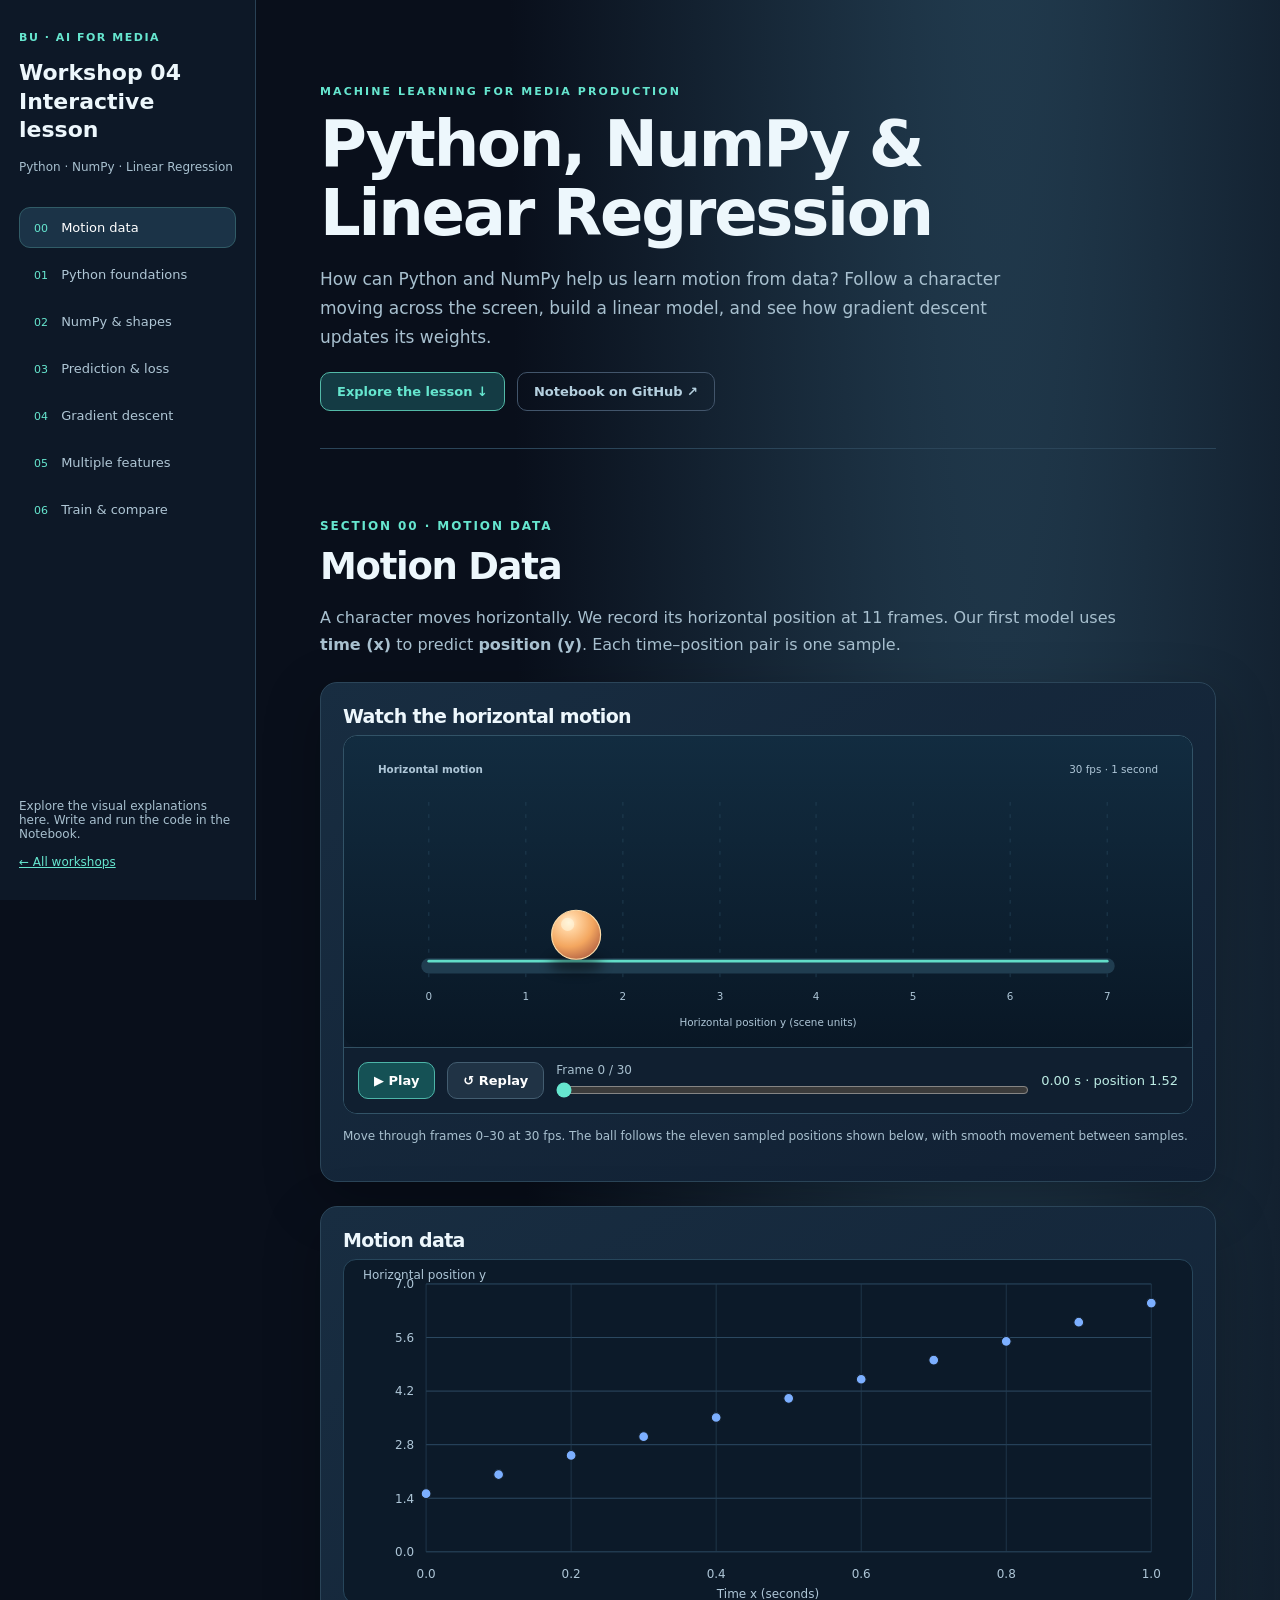
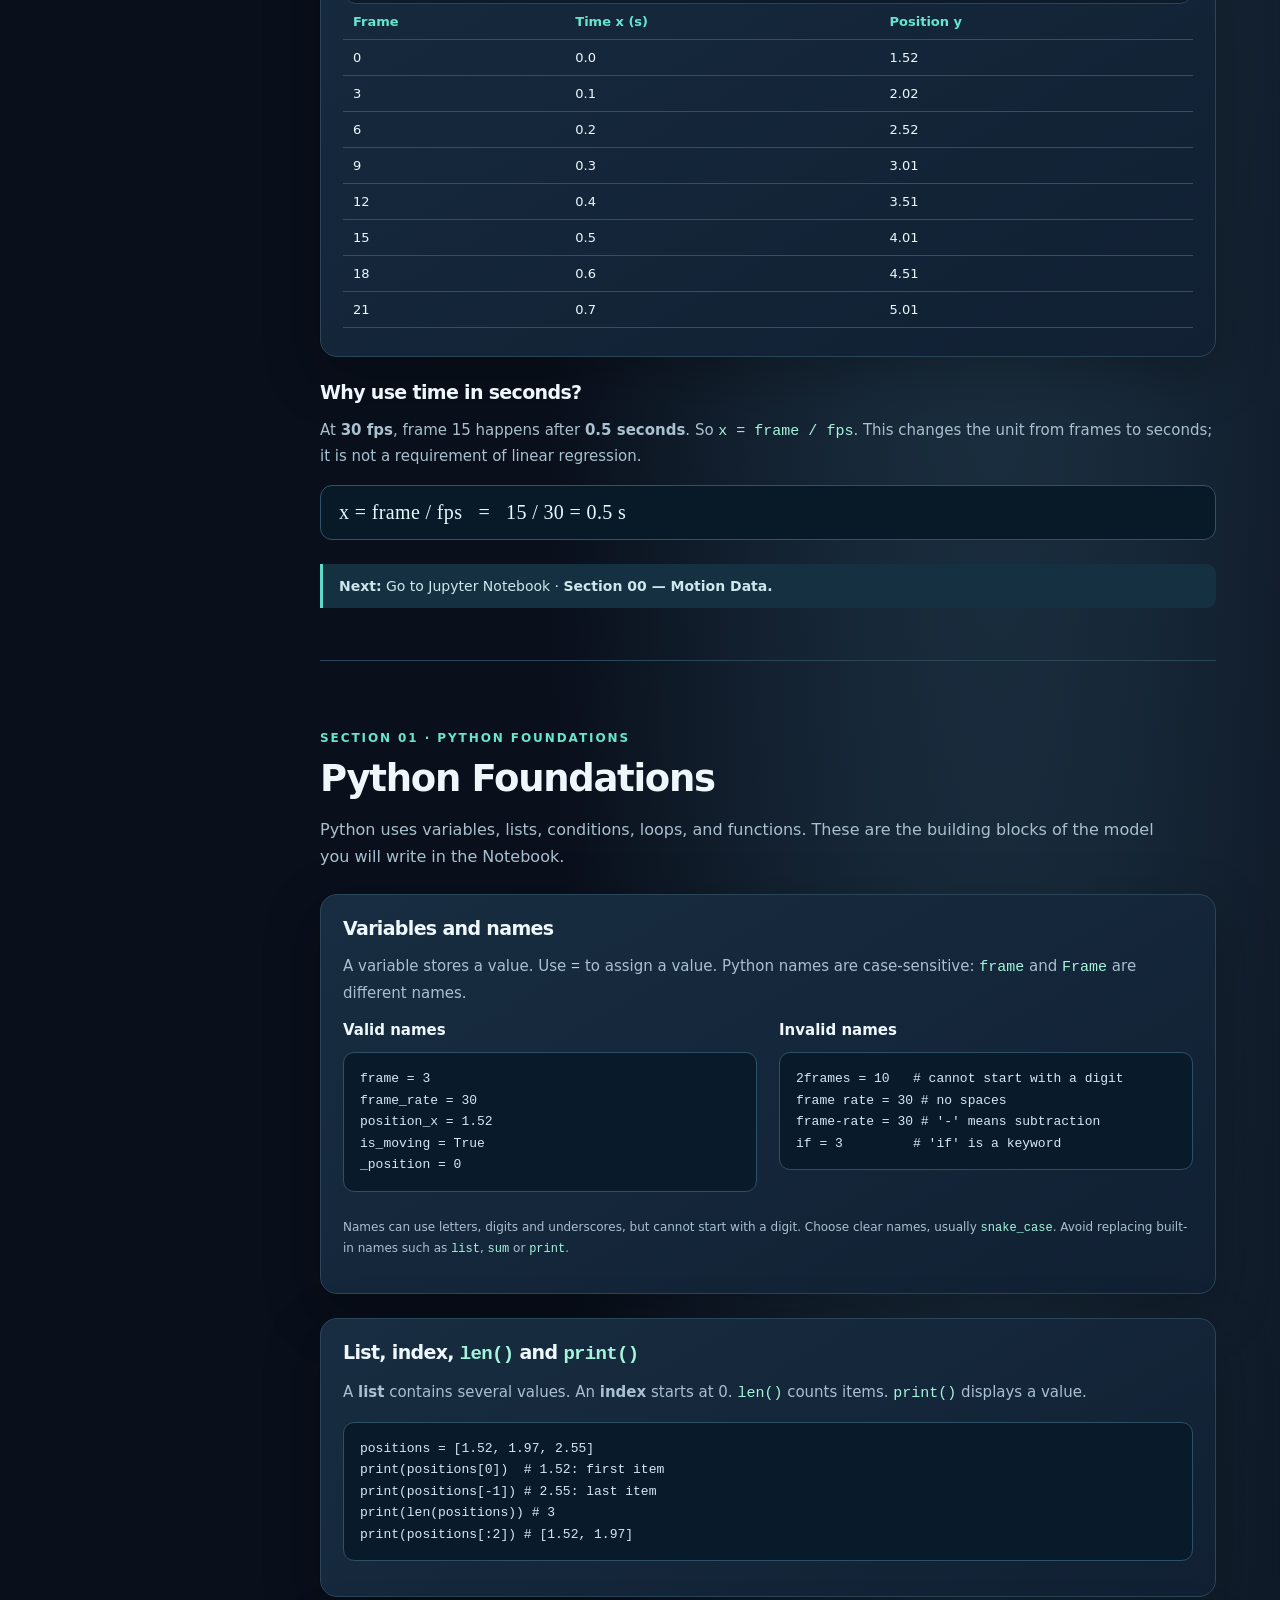
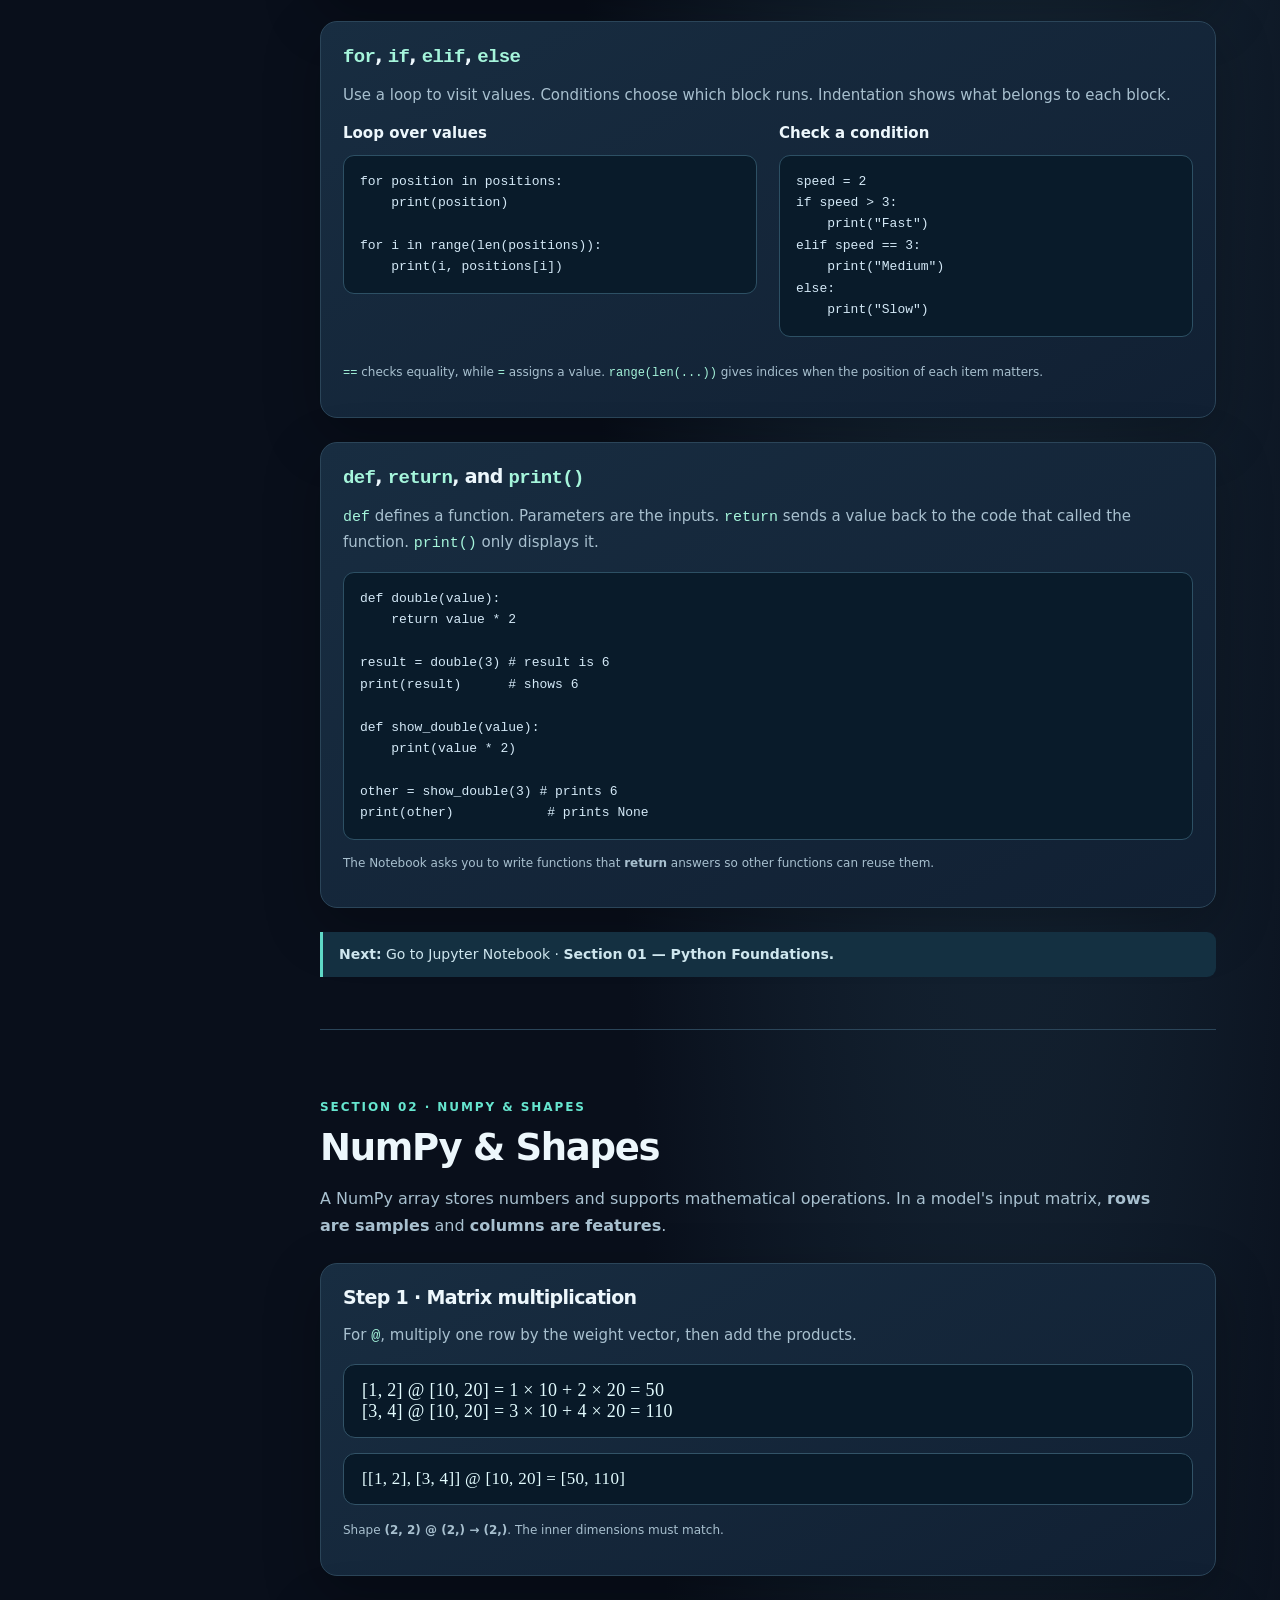
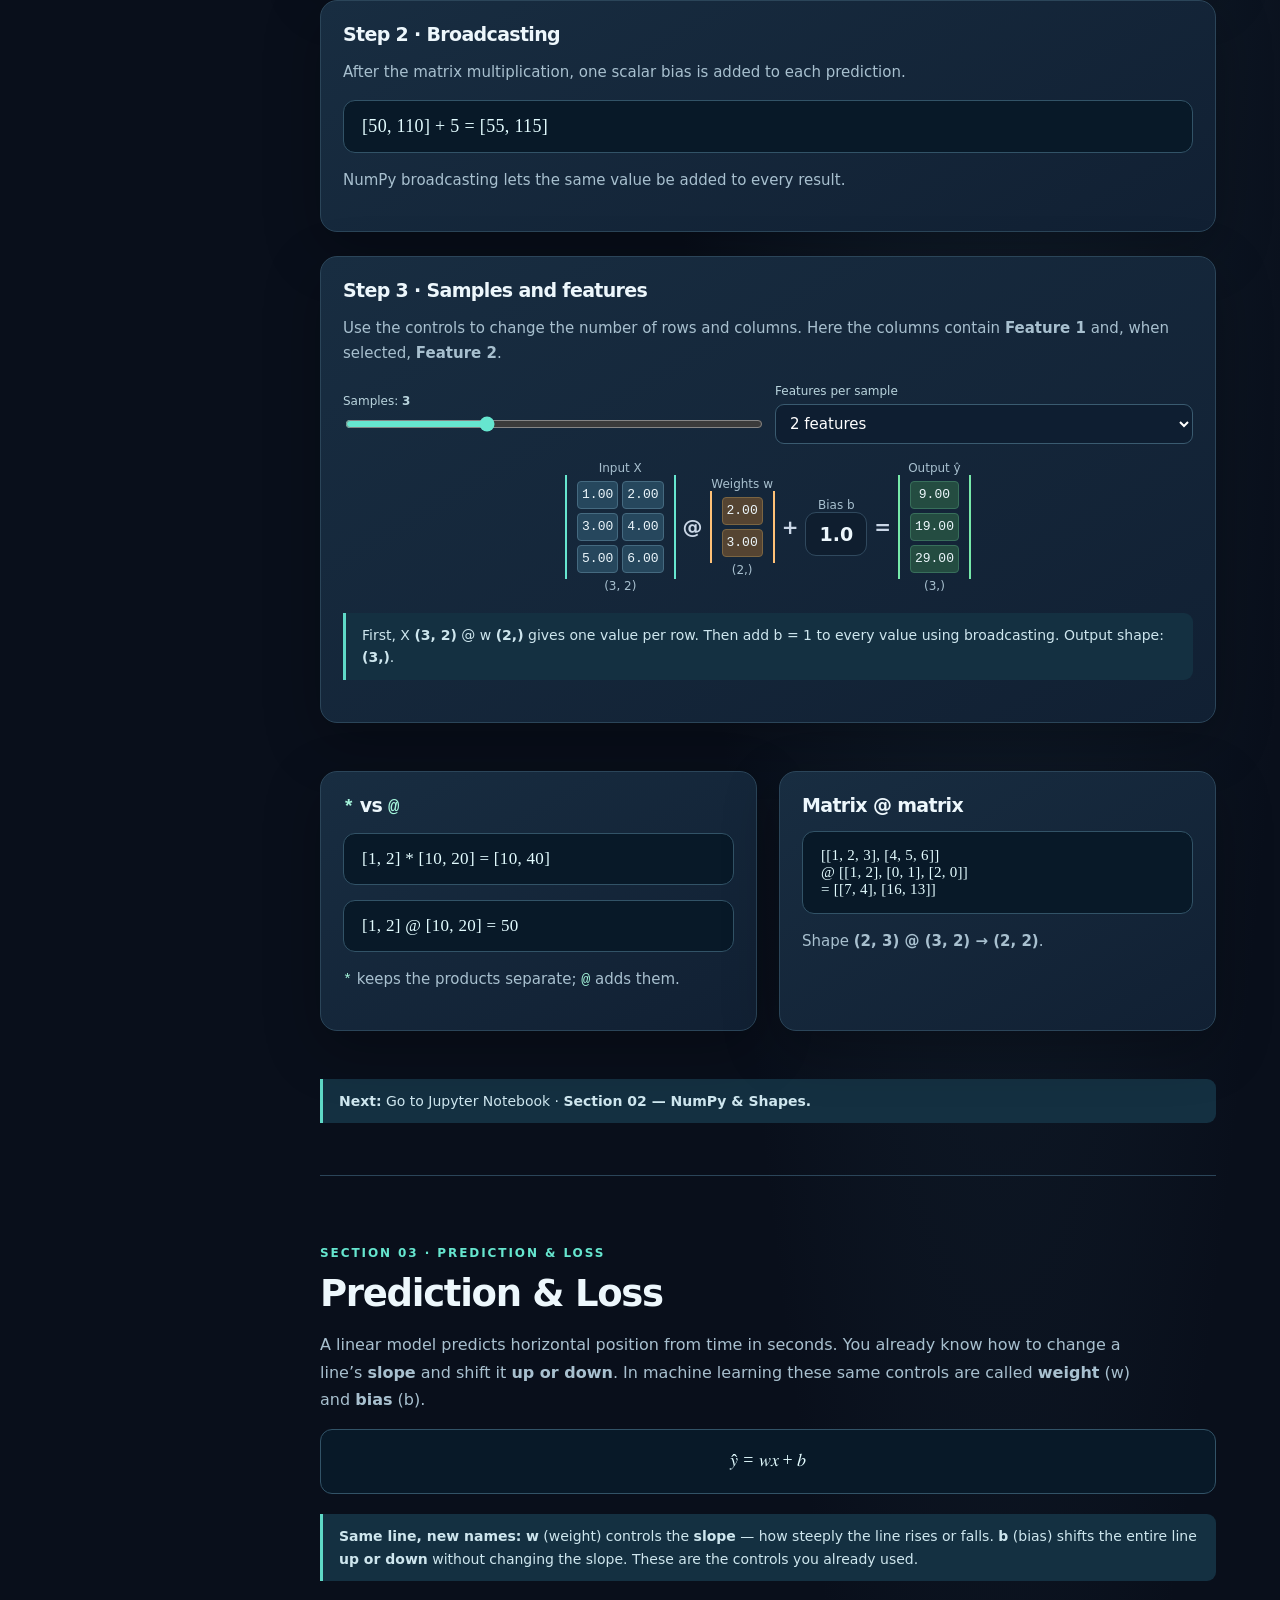
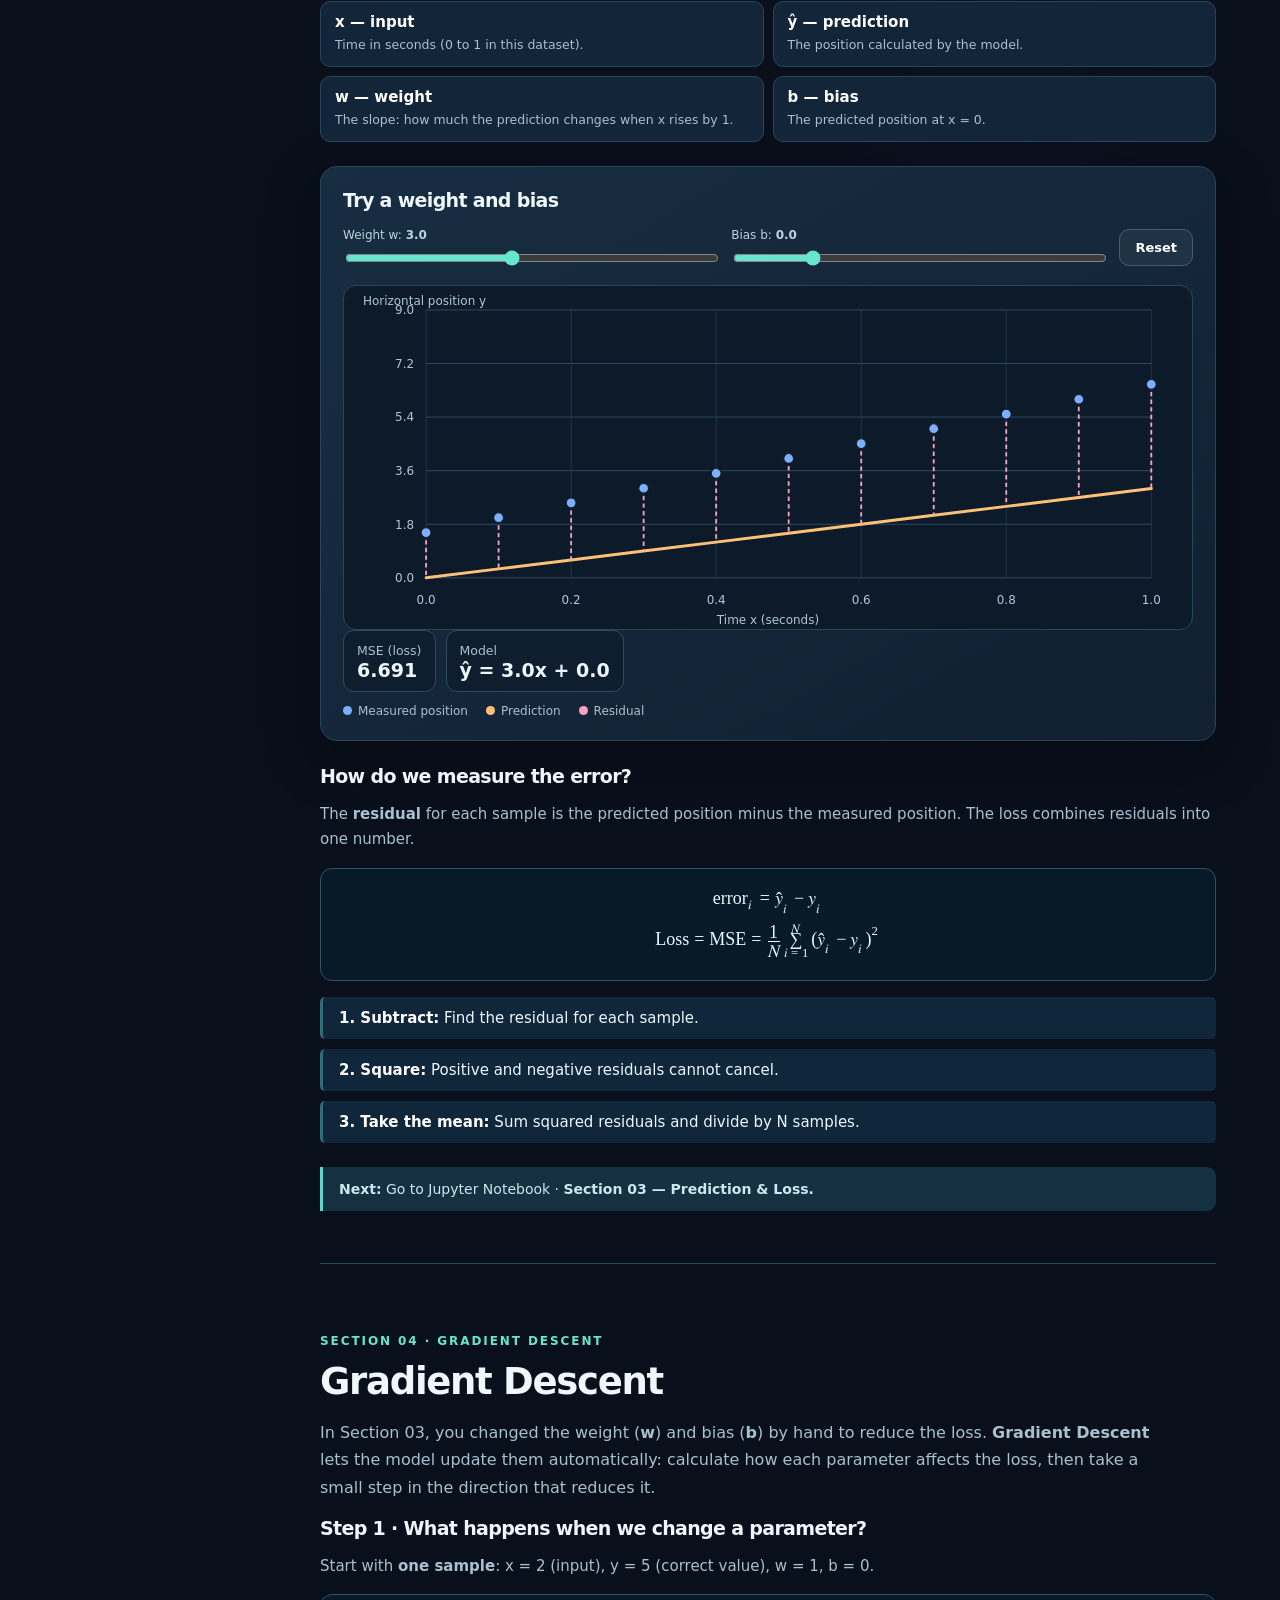
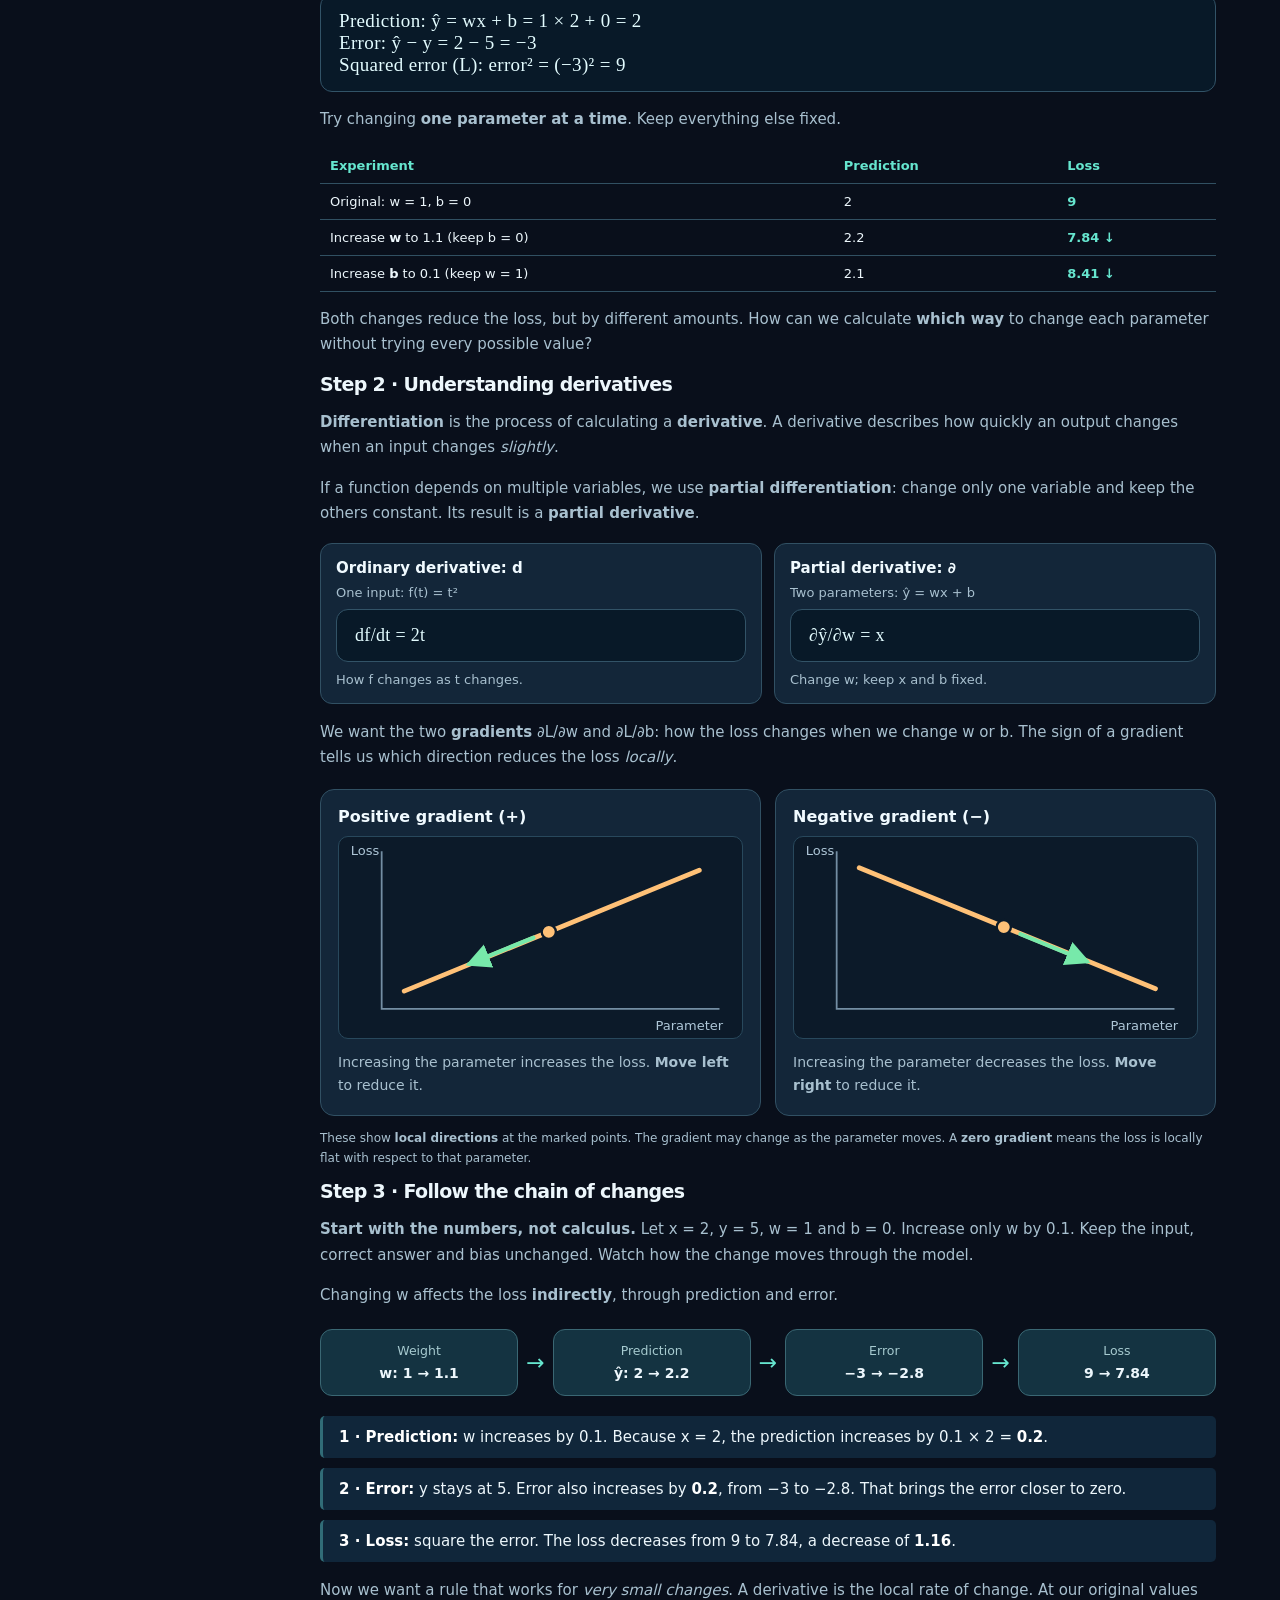
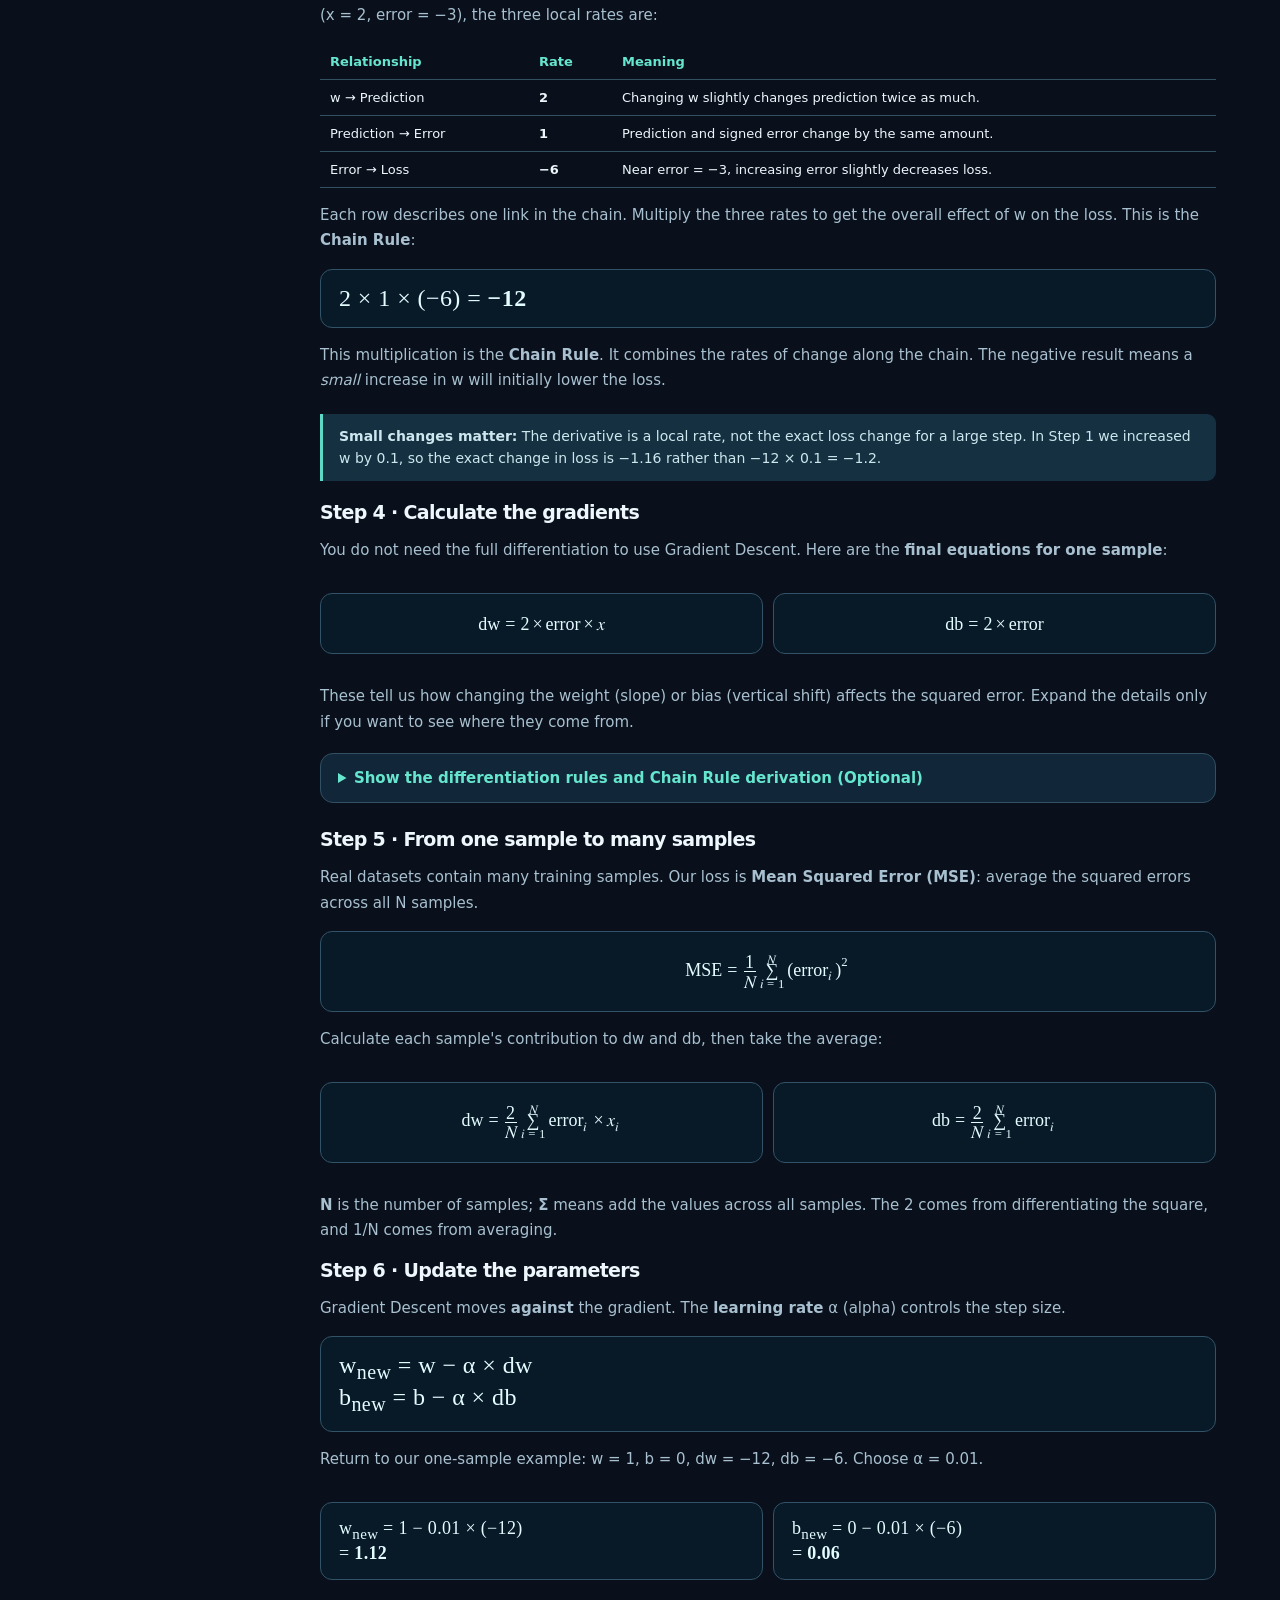
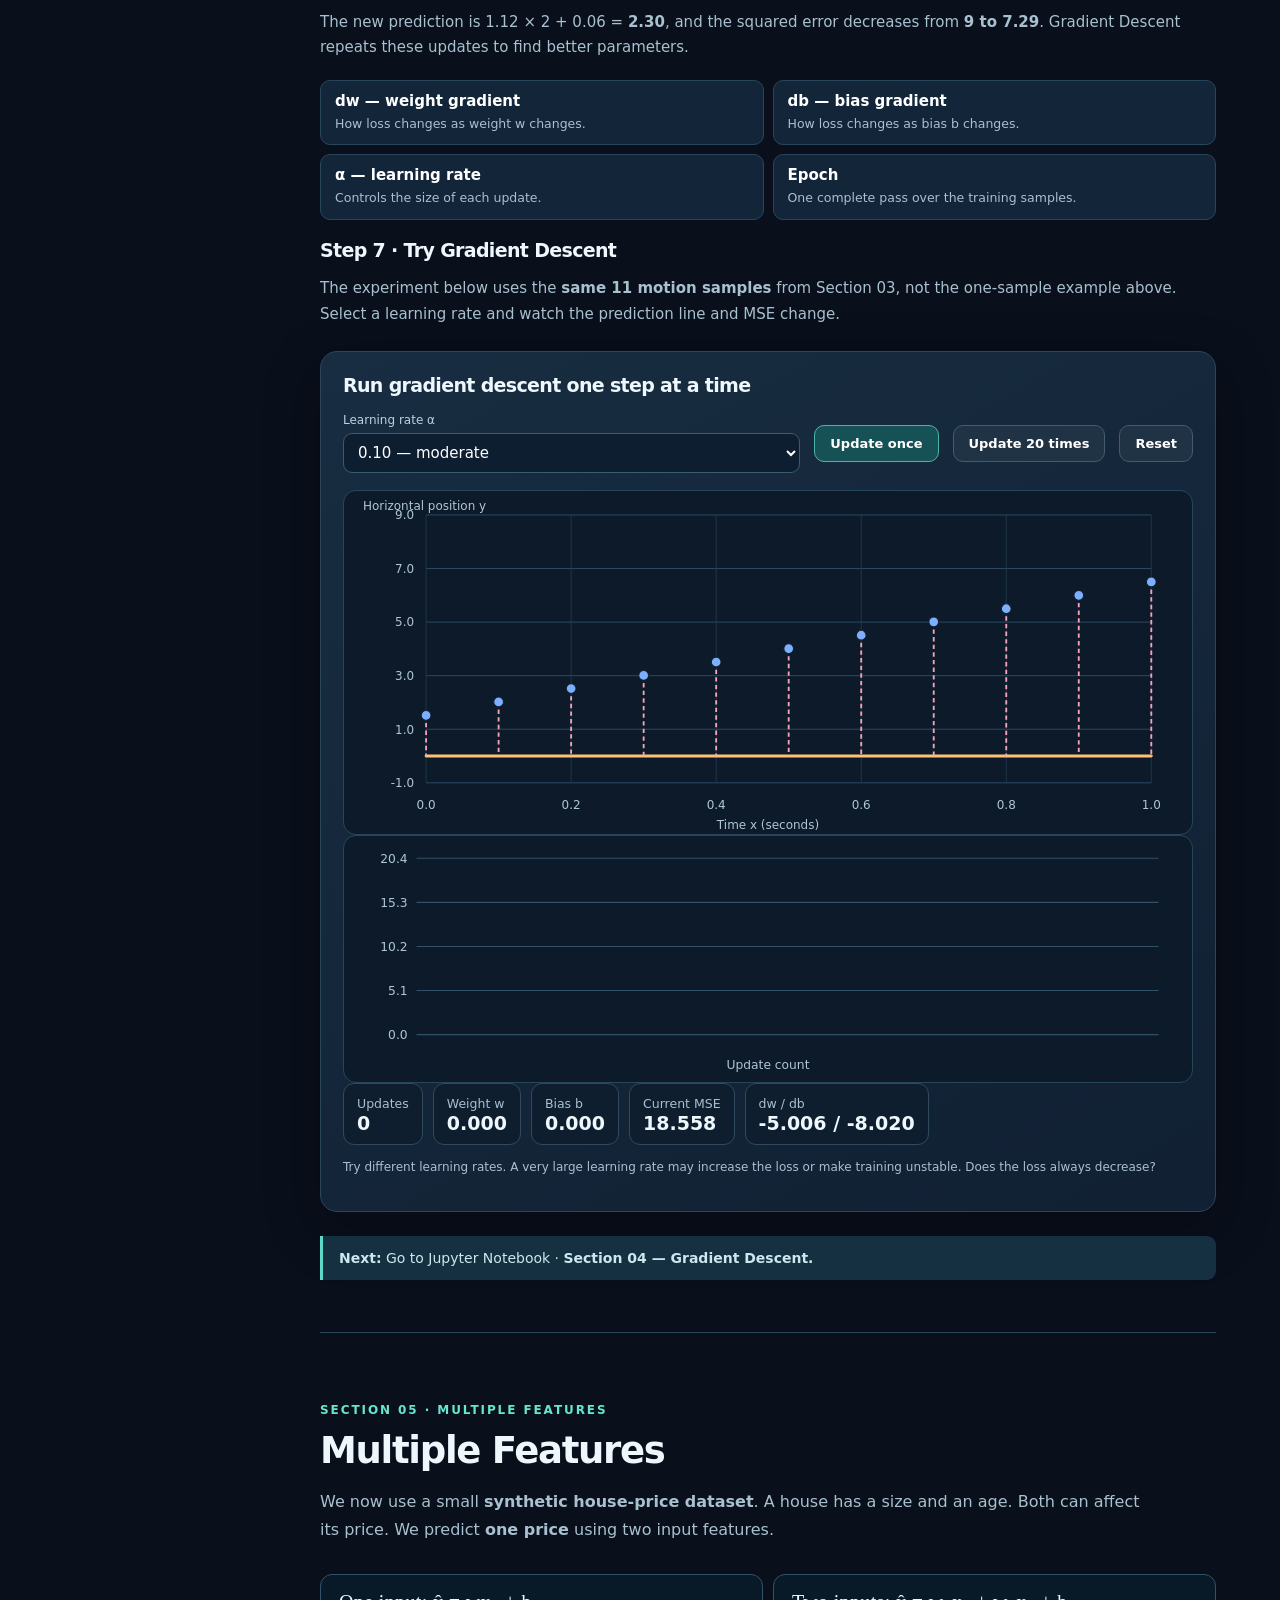
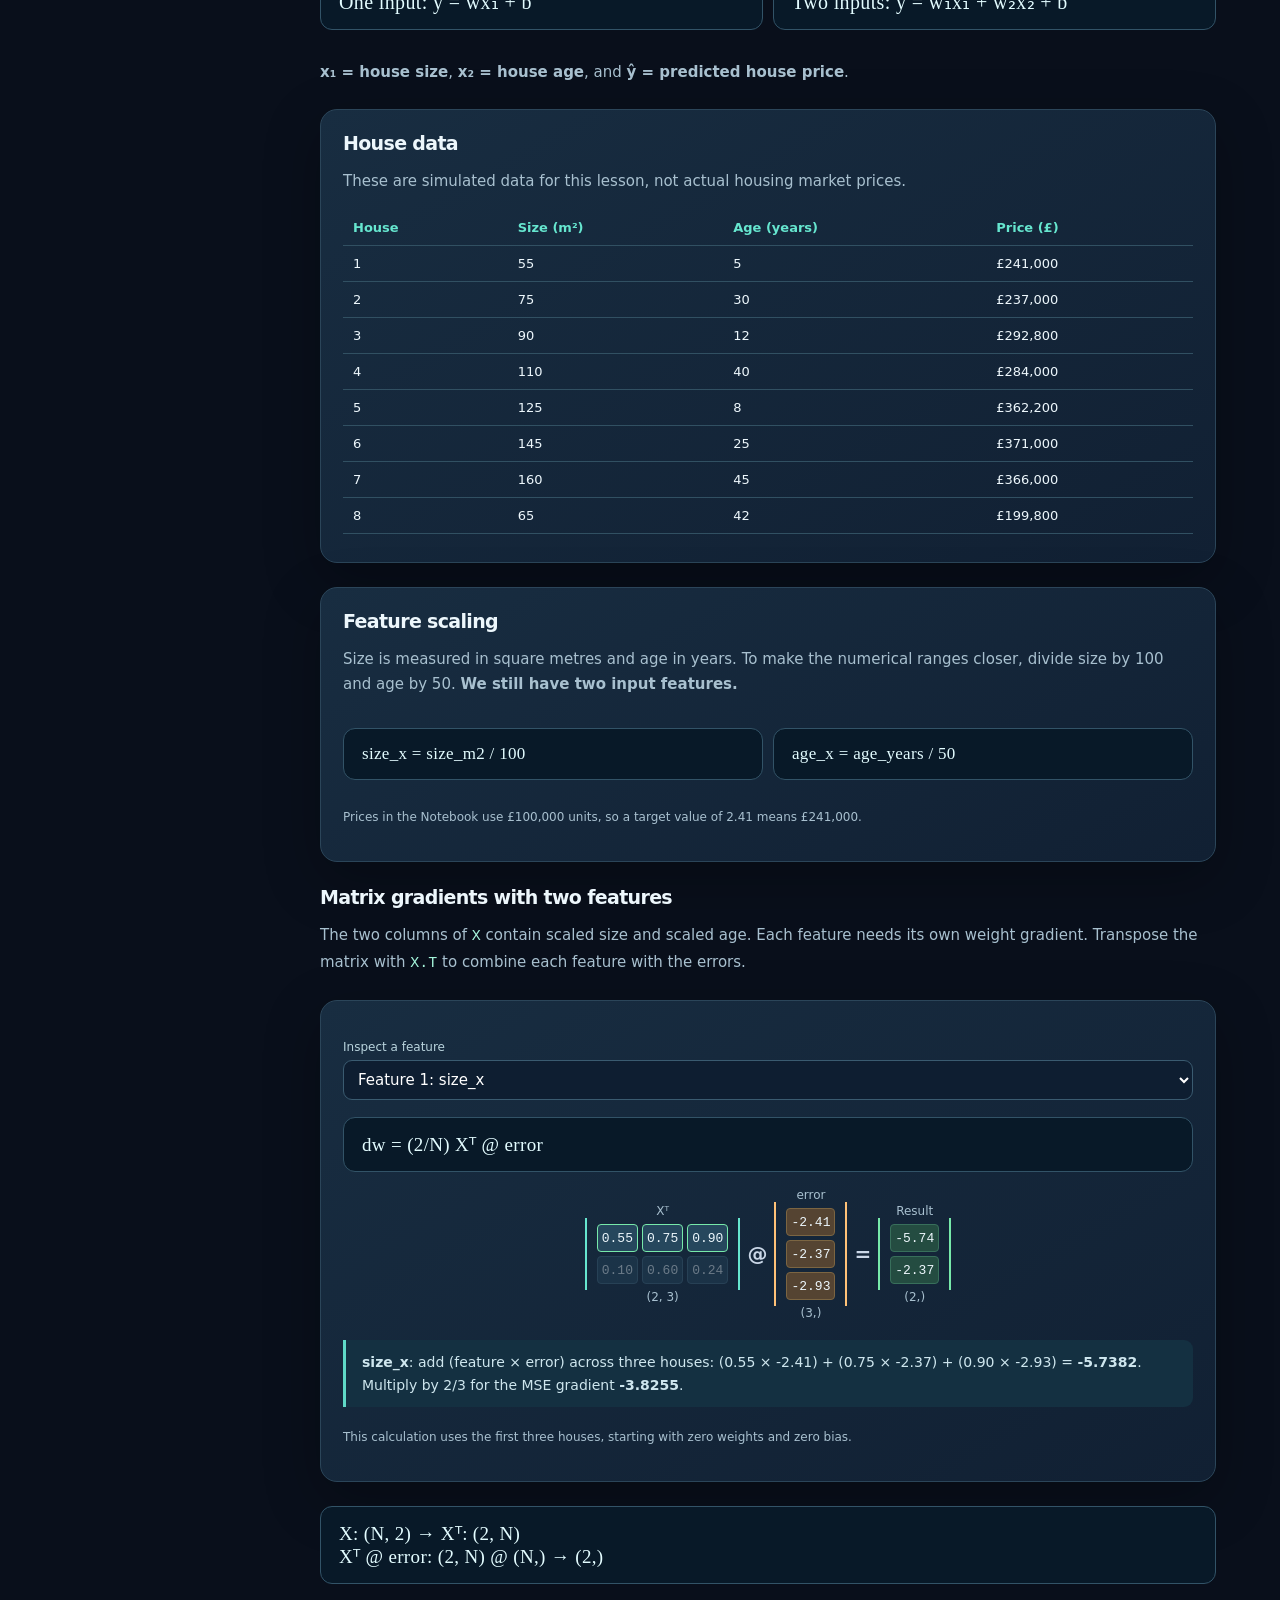
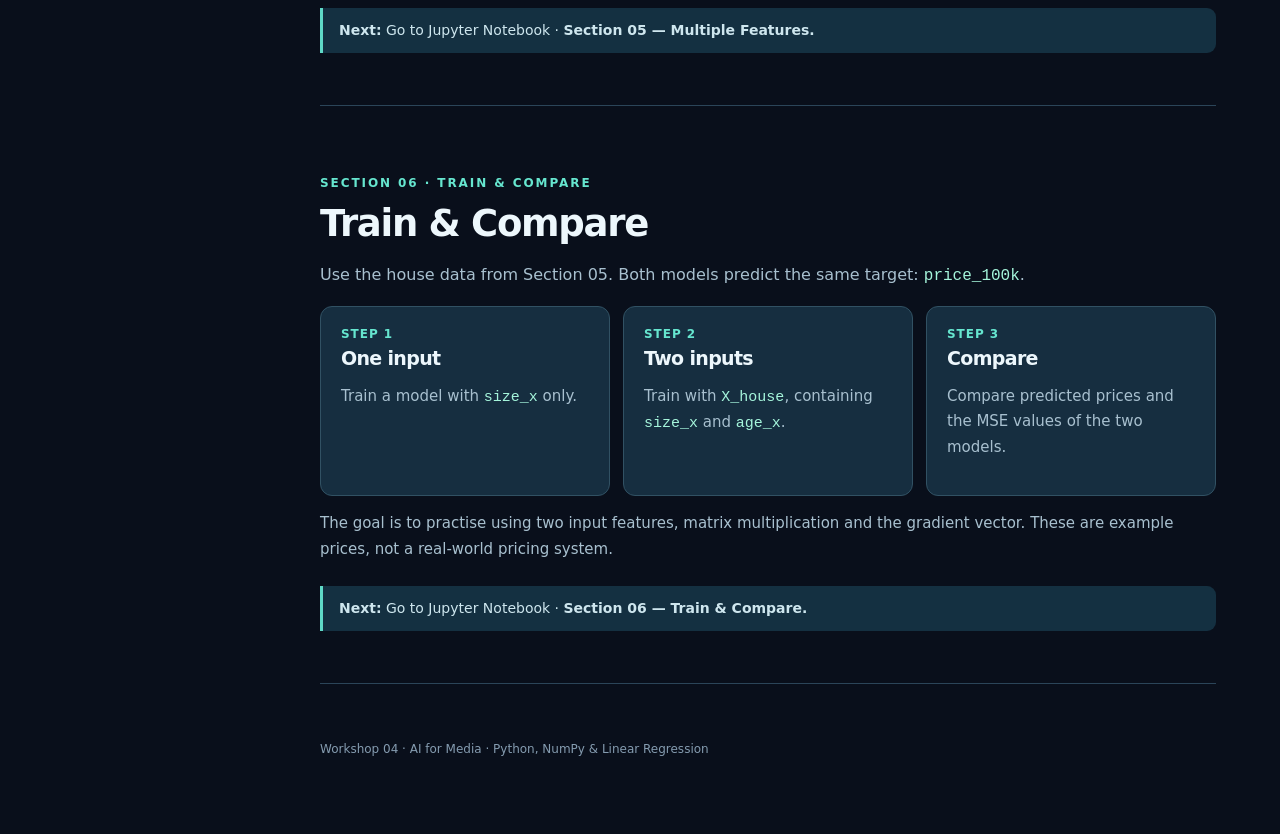
<file: docs/workshop04/index.html>
<!doctype html>
<html lang="en">
<head>
<meta charset="utf-8"><meta name="viewport" content="width=device-width,initial-scale=1">
<title>Workshop 04 · Python, NumPy & Linear Regression</title>
<style>
:root{--bg:#090f1b;--panel:#132235;--panel2:#172c42;--line:#2b4559;--text:#edf7fc;--sub:#a8c0cf;--mint:#66e6cf;--blue:#7cafff;--orange:#ffc177;--pink:#f5a2bc;--green:#77e9aa;--shadow:0 18px 55px #0004;font-family:ui-sans-serif,system-ui,-apple-system,'Segoe UI',sans-serif;font-size:15px;color:var(--text);background:var(--bg)}*{box-sizing:border-box}html{scroll-behavior:smooth}body{margin:0;background:radial-gradient(ellipse at 78% -8%,#244054 0,transparent 35%),var(--bg)}a{color:var(--mint)}button,select,input{font:inherit}button{cursor:pointer}p{line-height:1.7;color:var(--sub)}h1,h2,h3{letter-spacing:-.035em}h1{font-size:clamp(36px,5vw,64px);line-height:1.08;margin:12px 0}h2{font-size:clamp(28px,3.6vw,37px);margin:12px 0 14px}h3{font-size:19px;margin:6px 0 8px}.small{font-size:12px;color:var(--sub)}.eyebrow{font-size:11px;letter-spacing:.19em;font-weight:800;color:var(--mint)}.app{max-width:1510px;margin:auto;display:grid;grid-template-columns:256px minmax(0,1fr)}aside{height:100vh;position:sticky;top:0;padding:31px 19px;border-right:1px solid #294155;background:#0d1827;display:flex;flex-direction:column;gap:18px}.mark{font-size:11px;font-weight:900;letter-spacing:.14em;color:var(--mint)}.side-title{font-size:22px;font-weight:800;line-height:1.3}nav{display:flex;flex-direction:column;gap:6px}nav a{color:#afc6d5;text-decoration:none;padding:12px 14px;border-radius:11px;font-size:13px;border:1px solid transparent}nav a.active,nav a:hover{color:#fff;background:#1b3347;border-color:#315c67}nav a span{font-size:11px;margin-right:9px;color:var(--mint)}.aside-footer{margin-top:auto;font-size:12px;color:var(--sub)}main{padding:35px clamp(20px,5vw,74px) 100px;min-width:0}.hero{min-height:290px;padding:50px 0 37px;border-bottom:1px solid var(--line)}.hero p{max-width:720px;font-size:17px}.cta{display:inline-block;padding:11px 16px;border:1px solid #53baa8;border-radius:10px;background:#143b44;text-decoration:none;font-size:13px;font-weight:750}.hero-actions{display:flex;gap:12px;flex-wrap:wrap;margin-top:20px}.cta.ghost{border-color:#42556b;background:transparent;color:#b5d0df}.lesson{padding:70px 0 32px;border-bottom:1px solid var(--line);scroll-margin-top:12px;max-width:1050px}.section-kicker{font-size:12px;letter-spacing:.16em;font-weight:800;color:var(--mint)}.lede{font-size:16px;max-width:840px}.panel{background:linear-gradient(150deg,#182d41,#112033);border:1px solid var(--line);border-radius:17px;padding:22px;box-shadow:var(--shadow);margin:24px 0}.panel h3{margin-top:0}.grid2{display:grid;grid-template-columns:1fr 1fr;gap:22px}.statrow{display:flex;gap:10px;flex-wrap:wrap}.stat{padding:10px 13px;border-radius:11px;background:#0f1e2f;border:1px solid #30495e}.stat strong{display:block;font-size:19px}.stat small{color:var(--sub)}.formula{padding:15px 18px;margin:15px 0;background:#081928;border:1px solid #325367;border-radius:12px;color:#e3fcff;overflow-x:auto;font-family:Cambria,'Times New Roman',serif;font-size:clamp(17px,2.1vw,24px);letter-spacing:.018em}.formula small{font:12px ui-sans-serif,system-ui;color:var(--sub)}.term{color:var(--mint);font-weight:720}.chip{display:inline-block;border:1px solid #3d6875;border-radius:100px;padding:4px 10px;background:#133244;color:#bdece4;font-size:12px}.note{border-left:3px solid #5fd9c7;background:#143041;padding:11px 16px;color:#cee6ee;border-radius:0 9px 9px 0;font-size:14px;line-height:1.6;margin:20px 0}.vocab{display:grid;grid-template-columns:repeat(2,minmax(0,1fr));gap:9px;margin:19px 0}.vocab div{padding:11px 14px;background:#132639;border:1px solid #28465a;border-radius:10px}.vocab strong{color:#fff}.vocab small{display:block;color:var(--sub);margin-top:5px;line-height:1.5}.graph{width:100%;height:auto;max-height:345px;display:block;background:#0c1a29;border:1px solid #27465b;border-radius:13px}.controls{display:flex;align-items:center;gap:14px;flex-wrap:wrap;margin:17px 0}.control{display:flex;flex-direction:column;gap:6px;min-width:145px;flex:1}.control label{font-size:12px;color:#b9d4dd}.control input[type=range]{width:100%;accent-color:var(--mint)}.control select{padding:9px 10px;border:1px solid #3a5b70;background:#0e1e31;border-radius:9px;color:#fff}button.action{border:1px solid #4db5a8;border-radius:10px;background:#155155;color:white;padding:10px 15px;font-weight:760;font-size:13px}button.action.secondary{border-color:#435d70;background:#203345}.tracetable{width:100%;border-collapse:collapse;font-size:13px}.tracetable th,.tracetable td{padding:10px;border-bottom:1px solid #315062;text-align:left}.tracetable th{color:var(--mint)}.tracetable tr.selected{background:#214656}.pills{display:flex;gap:6px;flex-wrap:wrap}.pill{border:1px solid #3c5970;border-radius:9px;padding:7px 11px;background:#122539;color:#b6d3dc}.pill.selected{border-color:var(--mint);background:#205352;color:white}.mat{display:flex;align-items:center;gap:7px;flex-wrap:wrap;justify-content:center;margin:16px 0}.matrix{display:grid;gap:4px;border-left:2px solid var(--mint);border-right:2px solid var(--mint);padding:6px 10px;min-width:34px}.matrix span{display:grid;place-items:center;min-height:28px;min-width:33px;padding:4px;background:#26475d;border:1px solid #456a80;border-radius:4px;font:13px ui-monospace,monospace}.matrix.orange{border-color:var(--orange)}.matrix.orange span{background:#554432;border-color:#7b6542}.matrix.green{border-color:var(--green)}.matrix.green span{background:#244c41;border-color:#386f5b}.mhead{text-align:center;font-size:12px;color:var(--sub)}.mathlbl{font-weight:800;color:#cad7e7;font-size:20px}.gridwrap{overflow:auto}.breakdown{display:grid;gap:12px}.breakdown details{background:#10263b;border:1px solid #315365;border-radius:11px;padding:12px 15px}.breakdown summary{cursor:pointer;color:#ebf9ff;font-weight:760}.breakdown details p{margin-bottom:0}.points{display:flex;gap:5px;flex-wrap:wrap}.point{padding:8px 10px;border:1px solid #395468;border-radius:8px;background:#183248;color:#d1e8ef}.point.on{background:#18554b;border-color:var(--mint)}.cols{display:grid;grid-template-columns:minmax(0,1fr) minmax(0,1fr);gap:14px}.datahead{color:var(--mint);font-weight:800}.legend{display:flex;gap:18px;flex-wrap:wrap;font-size:12px;color:var(--sub)}.dot{width:9px;height:9px;display:inline-block;border-radius:99px;margin-right:6px}.muted{color:var(--sub)}.two-formulas{display:grid;grid-template-columns:1fr 1fr;gap:10px}.summary-cards{display:grid;grid-template-columns:repeat(3,1fr);gap:13px}.summary-cards>div{padding:20px;border:1px solid #315163;border-radius:12px;background:#162e40}.labeltab{font-size:12px;color:var(--mint);letter-spacing:.08em;font-weight:850}.rootfooter{margin-top:58px;color:#859cb0;font-size:12px}.equationsteps{display:grid;gap:10px;margin:16px 0}.equationsteps>div{padding:12px 16px;border-left:3px solid #316c77;background:#10263a;border-radius:5px}.equationsteps b{color:#fff}.scrollhint{font-size:11px;color:#86a4b9}svg text{font-family:ui-sans-serif,system-ui;fill:#aec6d7;font-size:11px}.mobile-top{display:none}@media(max-width:930px){.app{display:block}aside{display:none}.mobile-top{display:flex;justify-content:space-between;align-items:center;padding:14px 20px;background:#101f30;border-bottom:1px solid #2b4559;position:sticky;top:0;z-index:4}.mobile-top a{font-size:12px}main{padding:10px 21px 60px}.lesson{scroll-margin-top:56px}.grid2,.cols{grid-template-columns:1fr}.hero{padding-top:28px}.summary-cards{grid-template-columns:1fr}.vocab{grid-template-columns:1fr}.two-formulas{grid-template-columns:1fr}}@media(max-width:520px){.statrow{display:grid;grid-template-columns:1fr 1fr}.panel{padding:16px}.controls{gap:10px}.control{min-width:120px}}
pre{background:#091b2a;border:1px solid #2d5064;border-radius:11px;padding:15px 16px;color:#d6f7ec;overflow-x:auto;font:13px/1.65 ui-monospace,SFMono-Regular,Consolas,monospace}pre code{font:inherit;white-space:pre}code{color:#a5f5db}pre code{color:#d4e9f7}video{object-fit:contain} .gridwrap{max-height:330px} @media(max-width:680px){pre{font-size:11px}.grid2{grid-template-columns:1fr}}

/* Gradient Descent explanations */
.gd-pair{display:grid;grid-template-columns:repeat(2,minmax(0,1fr));gap:12px;margin:16px 0}
.gd-info{background:#132639;border:1px solid #315063;border-radius:12px;padding:15px;min-width:0}
.gd-info strong{display:block;color:#f0faff;margin-bottom:6px}.gd-info span,.gd-info small{color:var(--sub);font-size:13px}.gd-info p{margin:6px 0 10px;font-size:14px}
.gd-chain{display:flex;align-items:stretch;gap:8px;margin:20px 0;flex-wrap:wrap}.gd-node{min-width:135px;flex:1;background:#143341;border:1px solid #3a6773;border-radius:12px;padding:13px 9px;text-align:center}.gd-node small{display:block;color:#a7cbd0;margin-bottom:6px}.gd-node b{font-size:14px}.gd-arrow{align-self:center;font-size:22px;color:var(--mint)}
.gd-math-cases{display:grid;grid-template-columns:repeat(2,minmax(0,1fr));gap:12px;margin:16px 0}.gd-math-cases .formula{white-space:normal}
.gd-example-table td:last-child{font-weight:750;color:var(--mint)}
@media(max-width:760px){.gd-pair,.gd-math-cases{grid-template-columns:1fr}.gd-chain{display:grid;grid-template-columns:1fr;gap:4px}.gd-arrow{justify-self:center;transform:rotate(90deg)}}
.gd-gradient-viz{display:grid;grid-template-columns:repeat(2,minmax(0,1fr));gap:14px;margin:18px 0 12px}
.gd-gradient-card{background:#132639;border:1px solid #315063;border-radius:14px;padding:17px;min-width:0}
.gd-gradient-card h4{font-size:16px;color:#f0faff;margin:0 0 10px}
.gd-gradient-card svg{display:block;width:100%;height:auto;max-height:230px;background:#0c1a29;border:1px solid #28485c;border-radius:10px}
.gd-gradient-card p{font-size:14px;line-height:1.65;margin:12px 0 0}
@media(max-width:760px){.gd-gradient-viz{grid-template-columns:1fr}}

/* Resolution-independent motion animation in Section 00 */
.motion-player{border:1px solid #325367;border-radius:14px;background:#0c1a29;overflow:hidden}
.motion-vector{display:block;width:100%;height:auto;max-height:400px;aspect-ratio:900/330}
.motion-playback{display:flex;align-items:center;gap:12px;flex-wrap:wrap;padding:14px;background:#101f30;border-top:1px solid #315062}
.motion-playback button{white-space:nowrap}
.motion-progress{display:flex;flex-direction:column;gap:5px;min-width:180px;flex:1;color:var(--sub);font-size:12px}
.motion-progress input{width:100%;accent-color:var(--mint);cursor:pointer;margin:0}
.motion-position{font-size:13px;color:#bdece4;font-variant-numeric:tabular-nums;white-space:nowrap}
@media(max-width:680px){.motion-playback{gap:10px}.motion-progress{flex-basis:100%;order:3}.motion-position{margin-left:auto}.motion-vector{max-height:unset}}
.math-display{font-size:18px;text-align:center;overflow-x:auto}.math-display math{font-family:math,'Cambria Math','STIX Two Math',serif;color:#e3fcff;margin:.45em auto;max-width:100%}.math-display math+math{margin-top:12px}.math-display mjx-container[display="true"]{margin:.65em 0!important}.gd-optional{border:1px solid #315063;border-radius:13px;padding:15px 17px;background:#112638;margin:18px 0 25px}.gd-optional summary{font-weight:750;color:var(--mint);cursor:pointer}.gd-optional[open] summary{margin-bottom:18px}
</style>

</head>
<body>
<div class="mobile-top"><span class="mark">WORKSHOP 04</span><a href="#top">Top ↑</a></div>
<div class="app">
<aside><div><div class="mark">BU · AI FOR MEDIA</div><div class="side-title" style="margin-top:15px">Workshop 04<br>Interactive lesson</div><p class="small">Python · NumPy · Linear Regression</p></div><nav id="nav">
<a href="#s00"><span>00</span> Motion data</a><a href="#s01"><span>01</span> Python foundations</a><a href="#s02"><span>02</span> NumPy & shapes</a><a href="#s03"><span>03</span> Prediction & loss</a><a href="#s04"><span>04</span> Gradient descent</a><a href="#s05"><span>05</span> Multiple features</a><a href="#s06"><span>06</span> Train &amp; compare</a></nav><div class="aside-footer">Explore the visual explanations here. Write and run the code in the Notebook.<br><br><a href="../">← All workshops</a></div></aside>
<main><header class="hero" id="top"><div class="eyebrow">MACHINE LEARNING FOR MEDIA PRODUCTION</div><h1>Python, NumPy &amp;<br>Linear Regression</h1><p>How can Python and NumPy help us learn motion from data? Follow a character moving across the screen, build a linear model, and see how gradient descent updates its weights.</p><div class="hero-actions"><a class="cta" href="#s00">Explore the lesson ↓</a><a class="cta ghost" href="https://github.com/SiaDu/MLMPworkshop/tree/main/workshop04_Python_NumPy_LinearRegression" target="_blank" rel="noopener">Notebook on GitHub ↗</a></div></header>
<section class="lesson" id="s00"><div class="section-kicker">SECTION 00 · MOTION DATA</div><h2>Motion Data</h2>
<p class="lede">A character moves horizontally. We record its horizontal position at 11 frames. Our first model uses <b>time (x)</b> to predict <b>position (y)</b>. Each time–position pair is one sample.</p>
<div class="panel"><h3>Watch the horizontal motion</h3>
<div class="motion-player" aria-label="Interactive vector animation of a ball moving horizontally">
<svg id="motionVideoSvg" class="motion-vector" viewBox="0 0 900 330" role="img" aria-labelledby="motionSvgTitle motionSvgDesc">
  <title id="motionSvgTitle">Ball moving from left to right</title>
  <desc id="motionSvgDesc">A sharp vector animation of a ball moving horizontally across a numbered position scale, corresponding to frames 0 through 30 at 30 frames per second.</desc>
  <defs>
    <linearGradient id="motionSceneBg" x1="0" y1="0" x2="0" y2="1"><stop offset="0" stop-color="#122c40"/><stop offset="1" stop-color="#091725"/></linearGradient>
    <radialGradient id="motionBallPaint" cx="35%" cy="25%" r="80%"><stop offset="0" stop-color="#fff2d6"/><stop offset="0.22" stop-color="#ffd19d"/><stop offset="0.62" stop-color="#f3a65f"/><stop offset="1" stop-color="#b76645"/></radialGradient>
    <filter id="motionBallShadow" x="-60%" y="-70%" width="220%" height="240%"><feGaussianBlur stdDeviation="6"/></filter>
  </defs>
  <rect width="900" height="330" rx="14" fill="url(#motionSceneBg)"/>
  <path d="M90 70 V264 M193 70 V264 M296 70 V264 M399 70 V264 M501 70 V264 M604 70 V264 M707 70 V264 M810 70 V264" stroke="#27475c" stroke-width="1" stroke-dasharray="4 9" opacity=".75"/>
  <text x="36" y="39" fill="#e8f6fd" font-size="17" font-weight="700">Horizontal motion</text>
  <text x="864" y="39" fill="#9bbdce" font-size="13" text-anchor="end">30 fps · 1 second</text>
  <path d="M90 244 H810" stroke="#203d50" stroke-width="16" stroke-linecap="round"/>
  <path d="M90 239 H810" stroke="#66e6cf" stroke-width="3" stroke-linecap="round" opacity=".95"/>
  <g fill="#9ebcc9" font-size="13" text-anchor="middle"><text x="90" y="280">0</text><text x="193" y="280">1</text><text x="296" y="280">2</text><text x="399" y="280">3</text><text x="501" y="280">4</text><text x="604" y="280">5</text><text x="707" y="280">6</text><text x="810" y="280">7</text></g>
  <text x="450" y="308" fill="#a8c0cf" font-size="14" text-anchor="middle">Horizontal position y (scene units)</text>
  <g id="motionBall" transform="translate(246 0)">
    <ellipse cx="0" cy="242" rx="29" ry="9" fill="#000" opacity=".45" filter="url(#motionBallShadow)"/>
    <circle cx="0" cy="211" r="26" fill="url(#motionBallPaint)" stroke="#ffdda9" stroke-width="1.2"/>
    <circle cx="-9" cy="200" r="7" fill="#fff8df" opacity=".55"/>
  </g>
</svg>
<div class="motion-playback">
  <button class="action" type="button" id="motionPlay" aria-label="Play ball animation">▶ Play</button>
  <button class="action secondary" type="button" id="motionReplay">↺ Replay</button>
  <label class="motion-progress" for="motionSeek"><span>Frame <output id="motionFrame">0</output> / 30</span><input type="range" id="motionSeek" min="0" max="30" step="1" value="0" aria-label="Scrub through animation frames"/></label>
  <output class="motion-position" id="motionReadout">0.00 s · position 1.52</output>
</div>
</div>
<p class="small">Move through frames 0–30 at 30 fps. The ball follows the eleven sampled positions shown below, with smooth movement between samples.</p></div>
<div class="panel"><h3>Motion data</h3><svg viewBox="0 0 760 315" class="graph" id="motionGraph" role="img" aria-label="Measured horizontal positions versus time"></svg>
<div class="gridwrap"><table class="tracetable"><thead><tr><th>Frame</th><th>Time x (s)</th><th>Position y</th></tr></thead><tbody id="motionDataRows"></tbody></table></div></div>
<h3>Why use time in seconds?</h3><p>At <b>30 fps</b>, frame 15 happens after <b>0.5 seconds</b>. So <code>x = frame / fps</code>. This changes the unit from frames to seconds; it is not a requirement of linear regression.</p>
<div class="formula" style="font-size:20px">x = frame / fps &nbsp; = &nbsp; 15 / 30 = 0.5 s</div>
<div class="note" style="margin-top:24px"><b>Next:</b> Go to Jupyter Notebook · <b>Section 00 — Motion Data.</b></div>
</section>
<section class="lesson" id="s01"><div class="section-kicker">SECTION 01 · PYTHON FOUNDATIONS</div><h2>Python Foundations</h2><p class="lede">Python uses variables, lists, conditions, loops, and functions. These are the building blocks of the model you will write in the Notebook.</p>
<div class="panel"><h3>Variables and names</h3><p>A variable stores a value. Use <code>=</code> to assign a value. Python names are case-sensitive: <code>frame</code> and <code>Frame</code> are different names.</p>
<div class="grid2"><div><b>Valid names</b><pre><code>frame = 3
frame_rate = 30
position_x = 1.52
is_moving = True
_position = 0</code></pre></div><div><b>Invalid names</b><pre><code>2frames = 10   # cannot start with a digit
frame rate = 30 # no spaces
frame-rate = 30 # '-' means subtraction
if = 3         # 'if' is a keyword</code></pre></div></div>
<p class="small">Names can use letters, digits and underscores, but cannot start with a digit. Choose clear names, usually <code>snake_case</code>. Avoid replacing built-in names such as <code>list</code>, <code>sum</code> or <code>print</code>.</p></div>
<div class="panel"><h3>List, index, <code>len()</code> and <code>print()</code></h3><p>A <b>list</b> contains several values. An <b>index</b> starts at 0. <code>len()</code> counts items. <code>print()</code> displays a value.</p>
<pre><code>positions = [1.52, 1.97, 2.55]
print(positions[0])  # 1.52: first item
print(positions[-1]) # 2.55: last item
print(len(positions)) # 3
print(positions[:2]) # [1.52, 1.97]</code></pre></div>
<div class="panel"><h3><code>for</code>, <code>if</code>, <code>elif</code>, <code>else</code></h3><p>Use a loop to visit values. Conditions choose which block runs. Indentation shows what belongs to each block.</p>
<div class="grid2"><div><b>Loop over values</b><pre><code>for position in positions:
    print(position)

for i in range(len(positions)):
    print(i, positions[i])</code></pre></div><div><b>Check a condition</b><pre><code>speed = 2
if speed > 3:
    print("Fast")
elif speed == 3:
    print("Medium")
else:
    print("Slow")</code></pre></div></div>
<p class="small"><code>==</code> checks equality, while <code>=</code> assigns a value. <code>range(len(...))</code> gives indices when the position of each item matters.</p></div>
<div class="panel"><h3><code>def</code>, <code>return</code>, and <code>print()</code></h3><p><code>def</code> defines a function. Parameters are the inputs. <code>return</code> sends a value back to the code that called the function. <code>print()</code> only displays it.</p>
<pre><code>def double(value):
    return value * 2

result = double(3) # result is 6
print(result)      # shows 6

def show_double(value):
    print(value * 2)

other = show_double(3) # prints 6
print(other)            # prints None</code></pre>
<p class="small">The Notebook asks you to write functions that <b>return</b> answers so other functions can reuse them.</p></div>
<div class="note" style="margin-top:24px"><b>Next:</b> Go to Jupyter Notebook · <b>Section 01 — Python Foundations.</b></div>
</section>
<section class="lesson" id="s02"><div class="section-kicker">SECTION 02 · NUMPY & SHAPES</div><h2>NumPy &amp; Shapes</h2>
<p class="lede">A NumPy array stores numbers and supports mathematical operations. In a model's input matrix, <b>rows are samples</b> and <b>columns are features</b>.</p>
<div class="panel"><h3>Step 1 · Matrix multiplication</h3><p>For <code>@</code>, multiply one row by the weight vector, then add the products.</p>
<div class="formula" style="font-size:18px">[1, 2] @ [10, 20] = 1 × 10 + 2 × 20 = 50<br>[3, 4] @ [10, 20] = 3 × 10 + 4 × 20 = 110</div>
<div class="formula" style="font-size:17px">[[1, 2], [3, 4]] @ [10, 20] = [50, 110]</div><p class="small">Shape <b>(2, 2) @ (2,) → (2,)</b>. The inner dimensions must match.</p></div>
<div class="panel"><h3>Step 2 · Broadcasting</h3><p>After the matrix multiplication, one scalar bias is added to each prediction.</p><div class="formula" style="font-size:18px">[50, 110] + 5 = [55, 115]</div><p>NumPy broadcasting lets the same value be added to every result.</p></div>
<div class="panel"><h3>Step 3 · Samples and features</h3><p>Use the controls to change the number of rows and columns. Here the columns contain <b>Feature 1</b> and, when selected, <b>Feature 2</b>.</p>
<div class="controls"><div class="control"><label for="nSamples">Samples: <b id="nSamplesLabel">3</b></label><input id="nSamples" type="range" min="2" max="5" step="1" value="3"></div><div class="control"><label for="nFeatures">Features per sample</label><select id="nFeatures"><option value="1">1 feature</option><option value="2" selected>2 features</option></select></div></div>
<div class="mat"><div><div class="mhead">Input X</div><div id="matX" class="matrix"></div><div class="mhead" id="matXShape"></div></div><span class="mathlbl">@</span><div><div class="mhead">Weights w</div><div id="matW" class="matrix orange"></div><div class="mhead" id="matWShape"></div></div><span class="mathlbl">+</span><div><div class="mhead">Bias b</div><div class="stat"><strong>1.0</strong></div></div><span class="mathlbl">=</span><div><div class="mhead">Output ŷ</div><div id="matY" class="matrix green"></div><div class="mhead" id="matYShape"></div></div></div>
<div class="note" id="matrixExplain"></div></div>
<div class="grid2"><div class="panel"><h3><code>*</code> vs <code>@</code></h3><div class="formula" style="font-size:17px">[1, 2] * [10, 20] = [10, 40]</div><div class="formula" style="font-size:17px">[1, 2] @ [10, 20] = 50</div><p><code>*</code> keeps the products separate; <code>@</code> adds them.</p></div><div class="panel"><h3>Matrix @ matrix</h3><div class="formula" style="font-size:15px">[[1, 2, 3], [4, 5, 6]]<br>@ [[1, 2], [0, 1], [2, 0]]<br>= [[7, 4], [16, 13]]</div><p>Shape <b>(2, 3) @ (3, 2) → (2, 2)</b>.</p></div></div>
<div class="note" style="margin-top:24px"><b>Next:</b> Go to Jupyter Notebook · <b>Section 02 — NumPy & Shapes.</b></div>
</section>
<section class="lesson" id="s03"><div class="section-kicker">SECTION 03 · PREDICTION & LOSS</div><h2>Prediction & Loss</h2><p class="lede">A linear model predicts horizontal position from time in seconds. You already know how to change a line’s <b>slope</b> and shift it <b>up or down</b>. In machine learning these same controls are called <b>weight</b> (w) and <b>bias</b> (b).</p>
<div class="formula math-display"><math xmlns="http://www.w3.org/1998/Math/MathML" display="block"><mrow><mover accent="true"><mi>y</mi><mo>ˆ</mo></mover><mo>=</mo><mi>w</mi><mi>x</mi><mo>+</mo><mi>b</mi></mrow></math></div><div class="note"><b>Same line, new names:</b> <b>w</b> (weight) controls the <b>slope</b> — how steeply the line rises or falls. <b>b</b> (bias) shifts the entire line <b>up or down</b> without changing the slope. These are the controls you already used.</div><div class="vocab"><div><strong>x — input</strong><small>Time in seconds (0 to 1 in this dataset).</small></div><div><strong>ŷ — prediction</strong><small>The position calculated by the model.</small></div><div><strong>w — weight</strong><small>The slope: how much the prediction changes when x rises by 1.</small></div><div><strong>b — bias</strong><small>The predicted position at x = 0.</small></div></div>
<div class="panel"><h3>Try a weight and bias</h3><div class="controls"><div class="control"><label for="fitW">Weight w: <b id="fitWLabel">3.0</b></label><input id="fitW" type="range" min="-1" max="8" value="3" step="0.1"></div><div class="control"><label for="fitB">Bias b: <b id="fitBLabel">0.0</b></label><input id="fitB" type="range" min="-1" max="4" value="0" step="0.1"></div><button class="action secondary" id="fitReset">Reset</button></div><svg viewBox="0 0 760 315" class="graph" id="fitGraph" role="img" aria-label="Linear regression predictions compared with measured horizontal positions"></svg><div class="statrow"><div class="stat"><small>MSE (loss)</small><strong id="fitLoss">–</strong></div><div class="stat"><small>Model</small><strong id="fitFormula">ŷ = 3x + 0</strong></div></div><div class="legend" style="margin-top:12px"><span><i class="dot" style="background:var(--blue)"></i>Measured position</span><span><i class="dot" style="background:var(--orange)"></i>Prediction</span><span><i class="dot" style="background:var(--pink)"></i>Residual</span></div></div>
<h3>How do we measure the error?</h3><p>The <b>residual</b> for each sample is the predicted position minus the measured position. The loss combines residuals into one number.</p><div class="formula math-display"><math xmlns="http://www.w3.org/1998/Math/MathML" display="block"><mrow><msub><mi>error</mi><mi>i</mi></msub><mo>=</mo><msub><mover accent="true"><mi>y</mi><mo>ˆ</mo></mover><mi>i</mi></msub><mo>−</mo><msub><mi>y</mi><mi>i</mi></msub></mrow></math><math xmlns="http://www.w3.org/1998/Math/MathML" display="block"><mrow><mi>Loss</mi><mo>=</mo><mi>MSE</mi><mo>=</mo><mfrac><mn>1</mn><mi>N</mi></mfrac><munderover><mo>∑</mo><mrow><mi>i</mi><mo>=</mo><mn>1</mn></mrow><mi>N</mi></munderover><msup><mrow><mo>(</mo><msub><mover accent="true"><mi>y</mi><mo>ˆ</mo></mover><mi>i</mi></msub><mo>−</mo><msub><mi>y</mi><mi>i</mi></msub><mo>)</mo></mrow><mn>2</mn></msup></mrow></math></div><div class="equationsteps"><div><b>1. Subtract:</b> Find the residual for each sample.</div><div><b>2. Square:</b> Positive and negative residuals cannot cancel.</div><div><b>3. Take the mean:</b> Sum squared residuals and divide by N samples.</div></div>

<div class="note" style="margin-top:24px"><b>Next:</b> Go to Jupyter Notebook · <b>Section 03 — Prediction & Loss.</b></div>
</section>
<section class="lesson" id="s04">
<div class="section-kicker">SECTION 04 · GRADIENT DESCENT</div>
<h2>Gradient Descent</h2>
<p class="lede">In Section 03, you changed the weight (<b>w</b>) and bias (<b>b</b>) by hand to reduce the loss. <b>Gradient Descent</b> lets the model update them automatically: calculate how each parameter affects the loss, then take a small step in the direction that reduces it.</p>

<h3>Step 1 · What happens when we change a parameter?</h3>
<p>Start with <b>one sample</b>: x = 2 (input), y = 5 (correct value), w = 1, b = 0.</p>
<div class="formula" style="font-size:19px">Prediction: ŷ = wx + b = 1 × 2 + 0 = 2<br>Error: ŷ − y = 2 − 5 = −3<br>Squared error (L): error² = (−3)² = 9</div>
<p>Try changing <b>one parameter at a time</b>. Keep everything else fixed.</p>
<table class="tracetable gd-example-table"><thead><tr><th>Experiment</th><th>Prediction</th><th>Loss</th></tr></thead><tbody>
<tr><td>Original: w = 1, b = 0</td><td>2</td><td>9</td></tr>
<tr><td>Increase <b>w</b> to 1.1 (keep b = 0)</td><td>2.2</td><td>7.84 ↓</td></tr>
<tr><td>Increase <b>b</b> to 0.1 (keep w = 1)</td><td>2.1</td><td>8.41 ↓</td></tr>
</tbody></table>
<p>Both changes reduce the loss, but by different amounts. How can we calculate <b>which way</b> to change each parameter without trying every possible value?</p>

<h3>Step 2 · Understanding derivatives</h3>
<p><b>Differentiation</b> is the process of calculating a <b>derivative</b>. A derivative describes how quickly an output changes when an input changes <em>slightly</em>.</p>
<p>If a function depends on multiple variables, we use <b>partial differentiation</b>: change only one variable and keep the others constant. Its result is a <b>partial derivative</b>.</p>
<div class="gd-pair">
<div class="gd-info"><strong>Ordinary derivative: d</strong><span>One input: f(t) = t²</span><div class="formula" style="font-size:18px;margin:8px 0">df/dt = 2t</div><small>How f changes as t changes.</small></div>
<div class="gd-info"><strong>Partial derivative: ∂</strong><span>Two parameters: ŷ = wx + b</span><div class="formula" style="font-size:18px;margin:8px 0">∂ŷ/∂w = x</div><small>Change w; keep x and b fixed.</small></div>
</div>
<p>We want the two <b>gradients</b> ∂L/∂w and ∂L/∂b: how the loss changes when we change w or b. The sign of a gradient tells us which direction reduces the loss <em>locally</em>.</p>
<div class="gd-gradient-viz" aria-label="Comparison of positive and negative gradients">
  <div class="gd-gradient-card">
    <h4>Positive gradient (+)</h4>
    <svg viewBox="0 0 340 170" role="img" aria-labelledby="gdPositiveTitle gdPositiveDesc">
      <title id="gdPositiveTitle">Positive gradient: loss increases as the parameter increases</title>
      <desc id="gdPositiveDesc">The orange loss line rises to the right. A green arrow points down and left from the marked position, showing a direction of lower loss.</desc>
      <defs><marker id="gdPositiveArrow" markerWidth="8" markerHeight="8" refX="5" refY="3" orient="auto" markerUnits="strokeWidth"><path d="M0 0 L6 3 L0 6 Z" fill="#77e9aa"/></marker></defs>
      <path d="M36 12 V145 H321" stroke="#748ea3" stroke-width="1.5" fill="none"/>
      <text x="10" y="15" fill="#a8c0cf" font-size="12">Loss</text>
      <text x="267" y="163" fill="#a8c0cf" font-size="12">Parameter</text>
      <path d="M55 130 L304 28" stroke="#ffc177" stroke-width="4" stroke-linecap="round" fill="none"/>
      <circle cx="177" cy="80" r="6" fill="#ffc177" stroke="#0c1a29" stroke-width="2"/>
      <path d="M164 85 L110 107" stroke="#77e9aa" stroke-width="3.5" stroke-linecap="round" fill="none" marker-end="url(#gdPositiveArrow)"/>
    </svg>
    <p>Increasing the parameter increases the loss. <b>Move left</b> to reduce it.</p>
  </div>
  <div class="gd-gradient-card">
    <h4>Negative gradient (−)</h4>
    <svg viewBox="0 0 340 170" role="img" aria-labelledby="gdNegativeTitle gdNegativeDesc">
      <title id="gdNegativeTitle">Negative gradient: loss decreases as the parameter increases</title>
      <desc id="gdNegativeDesc">The orange loss line falls to the right. A green arrow points down and right from the marked position, showing a direction of lower loss.</desc>
      <defs><marker id="gdNegativeArrow" markerWidth="8" markerHeight="8" refX="5" refY="3" orient="auto" markerUnits="strokeWidth"><path d="M0 0 L6 3 L0 6 Z" fill="#77e9aa"/></marker></defs>
      <path d="M36 12 V145 H321" stroke="#748ea3" stroke-width="1.5" fill="none"/>
      <text x="10" y="15" fill="#a8c0cf" font-size="12">Loss</text>
      <text x="267" y="163" fill="#a8c0cf" font-size="12">Parameter</text>
      <path d="M55 26 L305 128" stroke="#ffc177" stroke-width="4" stroke-linecap="round" fill="none"/>
      <circle cx="177" cy="76" r="6" fill="#ffc177" stroke="#0c1a29" stroke-width="2"/>
      <path d="M191 82 L247 105" stroke="#77e9aa" stroke-width="3.5" stroke-linecap="round" fill="none" marker-end="url(#gdNegativeArrow)"/>
    </svg>
    <p>Increasing the parameter decreases the loss. <b>Move right</b> to reduce it.</p>
  </div>
</div>
<p class="small">These show <b>local directions</b> at the marked points. The gradient may change as the parameter moves. A <b>zero gradient</b> means the loss is locally flat with respect to that parameter.</p>

<h3>Step 3 · Follow the chain of changes</h3><p><b>Start with the numbers, not calculus.</b> Let x = 2, y = 5, w = 1 and b = 0. Increase only w by 0.1. Keep the input, correct answer and bias unchanged. Watch how the change moves through the model.</p>
<p>Changing w affects the loss <b>indirectly</b>, through prediction and error.</p>
<div class="gd-chain" aria-label="Changing weight affects prediction, then error, then loss">
<div class="gd-node"><small>Weight</small><b>w: 1 → 1.1</b></div><span class="gd-arrow" aria-hidden="true">→</span>
<div class="gd-node"><small>Prediction</small><b>ŷ: 2 → 2.2</b></div><span class="gd-arrow" aria-hidden="true">→</span>
<div class="gd-node"><small>Error</small><b>−3 → −2.8</b></div><span class="gd-arrow" aria-hidden="true">→</span>
<div class="gd-node"><small>Loss</small><b>9 → 7.84</b></div>
</div>
<div class="equationsteps"><div><b>1 · Prediction:</b> w increases by 0.1. Because x = 2, the prediction increases by 0.1 × 2 = <b>0.2</b>.</div><div><b>2 · Error:</b> y stays at 5. Error also increases by <b>0.2</b>, from −3 to −2.8. That brings the error closer to zero.</div><div><b>3 · Loss:</b> square the error. The loss decreases from 9 to 7.84, a decrease of <b>1.16</b>.</div></div><p>Now we want a rule that works for <em>very small changes</em>. A derivative is the local rate of change. At our original values (x = 2, error = −3), the three local rates are:</p>
<table class="tracetable"><thead><tr><th>Relationship</th><th>Rate</th><th>Meaning</th></tr></thead><tbody>
<tr><td>w → Prediction</td><td><b>2</b></td><td>Changing w slightly changes prediction twice as much.</td></tr>
<tr><td>Prediction → Error</td><td><b>1</b></td><td>Prediction and signed error change by the same amount.</td></tr>
<tr><td>Error → Loss</td><td><b>−6</b></td><td>Near error = −3, increasing error slightly decreases loss.</td></tr>
</tbody></table>
<p>Each row describes one link in the chain. Multiply the three rates to get the overall effect of w on the loss. This is the <b>Chain Rule</b>:</p>
<div class="formula">2 × 1 × (−6) = <b>−12</b></div>
<p>This multiplication is the <b>Chain Rule</b>. It combines the rates of change along the chain. The negative result means a <em>small</em> increase in w will initially lower the loss.</p>
<div class="note"><b>Small changes matter:</b> The derivative is a local rate, not the exact loss change for a large step. In Step 1 we increased w by 0.1, so the exact change in loss is −1.16 rather than −12 × 0.1 = −1.2.</div>

<h3>Step 4 · Calculate the gradients</h3><p>You do not need the full differentiation to use Gradient Descent. Here are the <b>final equations for one sample</b>:</p><div class="two-formulas"><div class="formula math-display"><math xmlns="http://www.w3.org/1998/Math/MathML" display="block"><mrow><mi>dw</mi><mo>=</mo><mn>2</mn><mo>×</mo><mi>error</mi><mo>×</mo><mi>x</mi></mrow></math></div><div class="formula math-display"><math xmlns="http://www.w3.org/1998/Math/MathML" display="block"><mrow><mi>db</mi><mo>=</mo><mn>2</mn><mo>×</mo><mi>error</mi></mrow></math></div></div><p>These tell us how changing the weight (slope) or bias (vertical shift) affects the squared error. Expand the details only if you want to see where they come from.</p><details class="gd-optional"><summary>Show the differentiation rules and Chain Rule derivation (Optional)</summary>
<p>How did we get the rates <b>2</b>, <b>1</b> and <b>−6</b>? We use four basic differentiation rules:</p>
<table class="tracetable"><thead><tr><th>Rule</th><th>Example</th><th>Derivative</th></tr></thead><tbody>
<tr><td>1. Constant → 0</td><td>f(t) = 5</td><td>df/dt = 0</td></tr>
<tr><td>2. Variable → 1</td><td>f(t) = t</td><td>df/dt = 1</td></tr>
<tr><td>3. Constant × variable → constant</td><td>f(t) = 3t</td><td>df/dt = 3</td></tr>
<tr><td>4. Squared variable → 2 × variable</td><td>f(t) = t²</td><td>df/dt = 2t</td></tr>
</tbody></table>
<p>These rules also work for <b>partial derivatives</b>; just remember which variables you are holding constant.</p>
<div class="gd-math-cases">
<div class="gd-info"><strong>1. Prediction changes with w</strong><p>ŷ = wx + b. Change <b>w</b>; keep x and b constant. The b term contributes 0 because b does not change.</p><div class="formula" style="font-size:19px">∂ŷ/∂w = x + 0 = <b>x</b></div></div>
<div class="gd-info"><strong>2. Prediction changes with b</strong><p>Keep w and x constant. The wx term contributes 0; b changes at a rate of 1.</p><div class="formula" style="font-size:19px">∂ŷ/∂b = 0 + 1 = <b>1</b></div></div>
<div class="gd-info"><strong>3. Error changes with prediction</strong><p>error = ŷ − y. The correct value y stays constant, so its derivative is 0.</p><div class="formula" style="font-size:19px">∂error/∂ŷ = 1 − 0 = <b>1</b></div></div>
<div class="gd-info"><strong>4. Squared error changes with error</strong><p>L = error². Use Rule 4 (the power rule). Here L is a function of one variable, error.</p><div class="formula" style="font-size:19px">dL/d(error) = <b>2 × error</b></div></div>
</div>
<p>Now apply the Chain Rule to get the gradient for <b>w</b>:</p>
<div class="formula" style="font-size:19px">∂L/∂w = (2 × error) × 1 × x<br><b>dw = 2 × error × x</b></div>
<p>For <b>b</b>, the last rate is 1 instead of x:</p>
<div class="formula" style="font-size:19px">∂L/∂b = (2 × error) × 1 × 1<br><b>db = 2 × error</b></div>
<div class="panel"><h3>Try the numbers</h3><p>With x = 2 and error = −3:</p><div class="two-formulas"><div class="formula" style="font-size:18px">dw = 2 × (−3) × 2 = <b>−12</b></div><div class="formula" style="font-size:18px">db = 2 × (−3) = <b>−6</b></div></div><p class="small">These formulas are for a single sample's squared error. Next, we average across all samples.</p></div>

</details><h3>Step 5 · From one sample to many samples</h3>
<p>Real datasets contain many training samples. Our loss is <b>Mean Squared Error (MSE)</b>: average the squared errors across all N samples.</p>
<div class="formula math-display"><math xmlns="http://www.w3.org/1998/Math/MathML" display="block"><mrow><mi>MSE</mi><mo>=</mo><mfrac><mn>1</mn><mi>N</mi></mfrac><munderover><mo>∑</mo><mrow><mi>i</mi><mo>=</mo><mn>1</mn></mrow><mi>N</mi></munderover><msup><mrow><mo>(</mo><msub><mi>error</mi><mi>i</mi></msub><mo>)</mo></mrow><mn>2</mn></msup></mrow></math></div>
<p>Calculate each sample's contribution to dw and db, then take the average:</p>
<div class="two-formulas"><div class="formula math-display"><math xmlns="http://www.w3.org/1998/Math/MathML" display="block"><mrow><mi>dw</mi><mo>=</mo><mfrac><mn>2</mn><mi>N</mi></mfrac><munderover><mo>∑</mo><mrow><mi>i</mi><mo>=</mo><mn>1</mn></mrow><mi>N</mi></munderover><msub><mi>error</mi><mi>i</mi></msub><mo>×</mo><msub><mi>x</mi><mi>i</mi></msub></mrow></math></div><div class="formula math-display"><math xmlns="http://www.w3.org/1998/Math/MathML" display="block"><mrow><mi>db</mi><mo>=</mo><mfrac><mn>2</mn><mi>N</mi></mfrac><munderover><mo>∑</mo><mrow><mi>i</mi><mo>=</mo><mn>1</mn></mrow><mi>N</mi></munderover><msub><mi>error</mi><mi>i</mi></msub></mrow></math></div></div>
<p><b>N</b> is the number of samples; <b>Σ</b> means add the values across all samples. The 2 comes from differentiating the square, and 1/N comes from averaging.</p>


<h3>Step 6 · Update the parameters</h3>
<p>Gradient Descent moves <b>against</b> the gradient. The <b>learning rate</b> α (alpha) controls the step size.</p>
<div class="formula">w<sub>new</sub> = w − α × dw<br>b<sub>new</sub> = b − α × db</div>
<p>Return to our one-sample example: w = 1, b = 0, dw = −12, db = −6. Choose α = 0.01.</p>
<div class="two-formulas"><div class="formula" style="font-size:18px">w<sub>new</sub> = 1 − 0.01 × (−12)<br>= <b>1.12</b></div><div class="formula" style="font-size:18px">b<sub>new</sub> = 0 − 0.01 × (−6)<br>= <b>0.06</b></div></div>
<p>The new prediction is 1.12 × 2 + 0.06 = <b>2.30</b>, and the squared error decreases from <b>9 to 7.29</b>. Gradient Descent repeats these updates to find better parameters.</p>
<div class="vocab"><div><strong>dw — weight gradient</strong><small>How loss changes as weight w changes.</small></div><div><strong>db — bias gradient</strong><small>How loss changes as bias b changes.</small></div><div><strong>α — learning rate</strong><small>Controls the size of each update.</small></div><div><strong>Epoch</strong><small>One complete pass over the training samples.</small></div></div>

<h3>Step 7 · Try Gradient Descent</h3>
<p>The experiment below uses the <b>same 11 motion samples</b> from Section 03, not the one-sample example above. Select a learning rate and watch the prediction line and MSE change.</p>
<div class="panel"><h3>Run gradient descent one step at a time</h3><div class="controls"><div class="control"><label for="gdRate">Learning rate α</label><select id="gdRate"><option value="0.01">0.01 — small</option><option value="0.1" selected>0.10 — moderate</option><option value="1.5">1.50 — large</option></select></div><button class="action" id="gdStep">Update once</button><button class="action secondary" id="gdRun">Update 20 times</button><button class="action secondary" id="gdReset">Reset</button></div><svg viewBox="0 0 760 315" class="graph" id="gdFitGraph" role="img" aria-label="Prediction line changes during gradient descent"></svg><svg viewBox="0 0 760 220" class="graph" id="gdLossGraph" role="img" aria-label="Loss changes through gradient descent"></svg><div class="statrow"><div class="stat"><small>Updates</small><strong id="gdEpoch">0</strong></div><div class="stat"><small>Weight w</small><strong id="gdW">0</strong></div><div class="stat"><small>Bias b</small><strong id="gdB">0</strong></div><div class="stat"><small>Current MSE</small><strong id="gdLoss">–</strong></div><div class="stat"><small>dw / db</small><strong id="gdGrad">–</strong></div></div><p class="small">Try different learning rates. A very large learning rate may increase the loss or make training unstable. Does the loss always decrease?</p></div>

<div class="note" style="margin-top:24px"><b>Next:</b> Go to Jupyter Notebook · <b>Section 04 — Gradient Descent.</b></div>
</section>
<section class="lesson" id="s05"><div class="section-kicker">SECTION 05 · MULTIPLE FEATURES</div><h2>Multiple Features</h2>
<p class="lede">We now use a small <b>synthetic house-price dataset</b>. A house has a size and an age. Both can affect its price. We predict <b>one price</b> using two input features.</p>
<div class="two-formulas"><div class="formula" style="font-size:20px">One input: ŷ = wx₁ + b</div><div class="formula" style="font-size:20px">Two inputs: ŷ = w₁x₁ + w₂x₂ + b</div></div>
<p><b>x₁ = house size</b>, <b>x₂ = house age</b>, and <b>ŷ = predicted house price</b>.</p>
<div class="panel"><h3>House data</h3><p>These are simulated data for this lesson, not actual housing market prices.</p><div class="gridwrap"><table class="tracetable"><thead><tr><th>House</th><th>Size (m²)</th><th>Age (years)</th><th>Price (£)</th></tr></thead><tbody id="houseDataRows"></tbody></table></div></div>
<div class="panel"><h3>Feature scaling</h3><p>Size is measured in square metres and age in years. To make the numerical ranges closer, divide size by 100 and age by 50. <b>We still have two input features.</b></p>
<div class="two-formulas"><div class="formula" style="font-size:17px">size_x = size_m2 / 100</div><div class="formula" style="font-size:17px">age_x = age_years / 50</div></div><p class="small">Prices in the Notebook use £100,000 units, so a target value of 2.41 means £241,000.</p></div>
<h3>Matrix gradients with two features</h3><p>The two columns of <code>X</code> contain scaled size and scaled age. Each feature needs its own weight gradient. Transpose the matrix with <code>X.T</code> to combine each feature with the errors.</p>
<div class="panel"><div class="controls"><div class="control"><label for="focusFeature">Inspect a feature</label><select id="focusFeature"><option value="0">Feature 1: size_x</option><option value="1">Feature 2: age_x</option></select></div></div>
<div class="formula" style="font-size:19px">dw = (2/N) Xᵀ @ error</div>
<div class="mat"><div><div class="mhead">Xᵀ</div><div id="gradXT" class="matrix"></div><div class="mhead">(2, 3)</div></div><span class="mathlbl">@</span><div><div class="mhead">error</div><div id="gradE" class="matrix orange"></div><div class="mhead">(3,)</div></div><span class="mathlbl">=</span><div><div class="mhead">Result</div><div id="gradResult" class="matrix green"></div><div class="mhead">(2,)</div></div></div><div class="note" id="gradExplain"></div><p class="small">This calculation uses the first three houses, starting with zero weights and zero bias.</p></div>
<div class="formula" style="font-size:19px">X: (N, 2) → Xᵀ: (2, N)<br>Xᵀ @ error: (2, N) @ (N,) → (2,)</div>
<div class="note" style="margin-top:24px"><b>Next:</b> Go to Jupyter Notebook · <b>Section 05 — Multiple Features.</b></div>
</section>
<section class="lesson" id="s06"><div class="section-kicker">SECTION 06 · TRAIN &amp; COMPARE</div><h2>Train &amp; Compare</h2>
<p class="lede">Use the house data from Section 05. Both models predict the same target: <code>price_100k</code>.</p>
<div class="summary-cards"><div><div class="labeltab">STEP 1</div><h3>One input</h3><p>Train a model with <code>size_x</code> only.</p></div><div><div class="labeltab">STEP 2</div><h3>Two inputs</h3><p>Train with <code>X_house</code>, containing <code>size_x</code> and <code>age_x</code>.</p></div><div><div class="labeltab">STEP 3</div><h3>Compare</h3><p>Compare predicted prices and the MSE values of the two models.</p></div></div>
<p>The goal is to practise using two input features, matrix multiplication and the gradient vector. These are example prices, not a real-world pricing system.</p>
<div class="note" style="margin-top:24px"><b>Next:</b> Go to Jupyter Notebook · <b>Section 06 — Train &amp; Compare.</b></div>
</section>
<footer class="rootfooter">Workshop 04 · AI for Media · Python, NumPy & Linear Regression</footer></main></div>
<script>
'use strict';
const $=id=>document.getElementById(id);const frames=[0,3,6,9,12,15,18,21,24,27,30];const lin=[1.52,2.02,2.52,3.01,3.51,4.01,4.51,5.01,5.5,6.0,6.5];const platformX=[0.0,0.3,0.6,0.9,1.2,1.5,1.8,2.1,2.4,2.7,3.0];const ballOffset=[0,0,0,0.25,0.25,0.25,1.0,1.0,1.0,1.65,1.65];const ballX=[0.0,0.3,0.6,1.15,1.45,1.75,2.8,3.1,3.4,4.35,4.65];const xs=frames.map(f=>f/30);const SVG='http://www.w3.org/2000/svg';
const txt=(v,n=2)=>Number.isFinite(v)?Number(v).toFixed(n):String(v);const mse=(ys,p)=>ys.reduce((s,y,i)=>s+(y-p[i])**2,0)/ys.length;const predictions=(w,b)=>xs.map(x=>w*x+b);
function svgEl(tag,attrs={},parent=null){const el=document.createElementNS(SVG,tag);for(const [k,v] of Object.entries(attrs))el.setAttribute(k,String(v));if(parent)parent.appendChild(el);return el}
function graph(id,yValues,lines=[],opt={}){const svg=$(id);svg.innerHTML='';const W=760,H=+(svg.getAttribute('viewBox').split(' ')[3]);const m={l:66,r:28,t:22,b:47},h=H-m.t-m.b,w=W-m.l-m.r;const values=[...yValues,...lines.flatMap(l=>l.y)];let minY=opt.minY===undefined?Math.min(0,...values):opt.minY;let maxY=opt.maxY===undefined?Math.max(5.5,...values)+.4:opt.maxY;if(!Number.isFinite(minY)||!Number.isFinite(maxY)||minY===maxY){minY=0;maxY=1}const px=x=>m.l+x*w;const py=y=>m.t+(maxY-y)/(maxY-minY)*h;
 for(let i=0;i<=5;i++){const y=minY+(maxY-minY)*i/5;svgEl('line',{x1:m.l,y1:py(y),x2:W-m.r,y2:py(y),stroke:'#31516a','stroke-width':.8},svg);const t=svgEl('text',{x:m.l-11,y:py(y)+4,'text-anchor':'end'},svg);t.textContent=txt(y,1)}for(let i=0;i<=5;i++){const x=i/5;svgEl('line',{x1:px(x),y1:m.t,x2:px(x),y2:m.t+h,stroke:'#253e53','stroke-width':.7},svg);const t=svgEl('text',{x:px(x),y:H-23,'text-anchor':'middle'},svg);t.textContent=txt(x,1)}
 for(const l of lines){const d=l.y.map((y,i)=>`${i?'L':'M'}${px(xs[i]).toFixed(2)},${py(y).toFixed(2)}`).join(' ');svgEl('path',{d,stroke:l.color||'#ffc177','stroke-width':2.7,fill:'none','stroke-linecap':'round'},svg)}if(opt.residual&&lines.length){const model=lines[0].y;for(let i=0;i<xs.length;i++)svgEl('line',{x1:px(xs[i]),y1:py(yValues[i]),x2:px(xs[i]),y2:py(model[i]),stroke:'#f5a2bc','stroke-width':1.7,'stroke-dasharray':'4 3'},svg)}for(let i=0;i<xs.length;i++){const sel=i===opt.highlight;svgEl('circle',{cx:px(xs[i]),cy:py(yValues[i]),r:sel?8:4.5,fill:sel?'#77e9aa':'#7cafff',stroke:sel?'#ecfff4':'#111e2b','stroke-width':sel?2:1},svg)}const xa=svgEl('text',{x:W/2,y:H-5,'text-anchor':'middle'},svg);xa.textContent='Time x (seconds)';const ya=svgEl('text',{x:8,y:17},svg);ya.textContent='Horizontal position y'}

// Section 00: crisp vector playback synced to the 11 recorded positions.
// The dataset contains frames 0, 3, ..., 30 (30 fps). Interpolate between samples.
const motionBall=$('motionBall'),motionSeek=$('motionSeek'),motionPlay=$('motionPlay');
let motionFrameValue=0,motionIsPlaying=false,motionRequest=0,motionStart=0;
function motionPositionAt(frame){
  const f=Math.min(30,Math.max(0,frame));
  const i=Math.min(Math.floor(f/3),lin.length-2);
  const fraction=(f-frames[i])/(frames[i+1]-frames[i]);
  return lin[i]+fraction*(lin[i+1]-lin[i]);
}
function drawMotion(frame){
  motionFrameValue=Math.min(30,Math.max(0,frame));
  const position=motionPositionAt(motionFrameValue);
  const screenX=90+720*position/7;
  motionBall.setAttribute('transform',`translate(${screenX.toFixed(3)} 0)`);
  motionSeek.value=String(Math.round(motionFrameValue));
  $('motionFrame').textContent=String(Math.round(motionFrameValue));
  $('motionReadout').textContent=`${(motionFrameValue/30).toFixed(2)} s · position ${position.toFixed(2)}`;
}
function pauseMotion(){
  motionIsPlaying=false;
  if(motionRequest)cancelAnimationFrame(motionRequest);
  motionRequest=0;
  motionPlay.textContent='▶ Play';
  motionPlay.setAttribute('aria-label','Play ball animation');
}
function motionTick(now){
  if(!motionIsPlaying)return;
  const f=(now-motionStart)*30/1000;
  drawMotion(f);
  if(f>=30){pauseMotion();return}
  motionRequest=requestAnimationFrame(motionTick);
}
function startMotion(){
  if(motionIsPlaying)return;
  if(motionFrameValue>=30)drawMotion(0);
  motionStart=performance.now()-motionFrameValue*1000/30;
  motionIsPlaying=true;
  motionPlay.textContent='❚❚ Pause';
  motionPlay.setAttribute('aria-label','Pause ball animation');
  motionRequest=requestAnimationFrame(motionTick);
}
motionPlay.addEventListener('click',()=>motionIsPlaying?pauseMotion():startMotion());
$('motionReplay').addEventListener('click',()=>{pauseMotion();drawMotion(0);startMotion()});
motionSeek.addEventListener('input',()=>{pauseMotion();drawMotion(Number(motionSeek.value))});
document.addEventListener('visibilitychange',()=>{if(document.hidden&&motionIsPlaying)pauseMotion()});
drawMotion(0);

function motion(){const ys=lin;graph('motionGraph',ys,[],{minY:0,maxY:7});$('motionDataRows').innerHTML=frames.map((f,i)=>`<tr><td>${f}</td><td>${txt(xs[i],1)}</td><td>${txt(ys[i],2)}</td></tr>`).join('')} motion();
function fillMat(id,data,cols){const el=$(id);el.innerHTML='';el.style.gridTemplateColumns=`repeat(${cols},auto)`;for(const v of data){const s=document.createElement('span');s.textContent=typeof v==='number'?txt(v,2):v;el.appendChild(s)}}
function matRender(){const N=+$('nSamples').value,F=+$('nFeatures').value;$('nSamplesLabel').textContent=N;const rows=Array.from({length:N},(_,i)=>F===1?[2*i+1]:[2*i+1,2*i+2]);const w=F===1?[2]:[2,3];const out=rows.map(r=>r.reduce((s,v,j)=>s+v*w[j],1));fillMat('matX',rows.flat(),F);fillMat('matW',w,1);fillMat('matY',out,1);$('matXShape').textContent=`(${N}, ${F})`;$('matWShape').textContent=`(${F},)`;$('matYShape').textContent=`(${N},)`;$('matrixExplain').innerHTML=`First, X <b>(${N}, ${F})</b> @ w <b>(${F},)</b> gives one value per row. Then add b = 1 to every value using broadcasting. Output shape: <b>(${N},)</b>.`}
$('nSamples').oninput=matRender;$('nFeatures').onchange=matRender;matRender();
function fit(){const w=+$('fitW').value,b=+$('fitB').value,p=predictions(w,b);$('fitWLabel').textContent=txt(w,1);$('fitBLabel').textContent=txt(b,1);$('fitLoss').textContent=txt(mse(lin,p),3);$('fitFormula').textContent=`ŷ = ${txt(w,1)}x + ${txt(b,1)}`;graph('fitGraph',lin,[{y:p,color:'#ffc177'}],{residual:true,minY:0,maxY:9})}$('fitW').oninput=fit;$('fitB').oninput=fit;$('fitReset').onclick=()=>{$('fitW').value=3;$('fitB').value=0;fit()};fit();
let gw=0,gb=0,gepoch=0,ghistory=[];function gcalc(){const e=predictions(gw,gb).map((v,i)=>v-lin[i]);return {dw:2*e.reduce((s,v,i)=>s+v*xs[i],0)/e.length,db:2*e.reduce((s,v)=>s+v,0)/e.length}}
function glossp(){return mse(lin,predictions(gw,gb))}function formatMetric(v){return !Number.isFinite(v)?'∞':Math.abs(v)>9999?Number(v).toExponential(2):txt(v,3)}function gdGraph(){const cur=predictions(gw,gb),g=gcalc(),loss=glossp();$('gdEpoch').textContent=gepoch;$('gdW').textContent=formatMetric(gw);$('gdB').textContent=formatMetric(gb);$('gdLoss').textContent=formatMetric(loss);$('gdGrad').textContent=formatMetric(g.dw)+' / '+formatMetric(g.db);graph('gdFitGraph',lin,[{y:cur,color:'#ffc177'}],{minY:-1,maxY:9,residual:true});
 const svg=$('gdLossGraph');svg.innerHTML='';const W=760,H=220,m={l:65,r:30,t:20,b:42};const vals=ghistory.filter(Number.isFinite);let max=Math.max(1,...vals);const maxClamp=Math.max(20,Math.min(300,max*1.1));const xp=i=>m.l+i/Math.max(1,ghistory.length-1)*(W-m.l-m.r);const yp=y=>m.t+(1-Math.min(y,maxClamp)/maxClamp)*(H-m.t-m.b);for(let j=0;j<=4;j++){const y=maxClamp*j/4;svgEl('line',{x1:m.l,y1:yp(y),x2:W-m.r,y2:yp(y),stroke:'#31516a'},svg);const lab=svgEl('text',{x:m.l-8,y:yp(y)+4,'text-anchor':'end'},svg);lab.textContent=txt(y,1)}const good=ghistory.map((v,i)=>Number.isFinite(v)?[xp(i),yp(v)]:null);let seq=[];for(let i=0;i<good.length;i++){if(good[i])seq.push(`${seq.length?'L':'M'}${good[i][0]},${good[i][1]}`)}svgEl('path',{d:seq.join(' '),fill:'none',stroke:'#66e6cf','stroke-width':3},svg);const label=svgEl('text',{x:W/2,y:H-11,'text-anchor':'middle'},svg);label.textContent='Update count';}
function gres(){gw=0;gb=0;gepoch=0;ghistory=[glossp()];gdGraph()}function onegd(){const {dw,db}=gcalc(),a=+$('gdRate').value;const nw=gw-a*dw,nb=gb-a*db;gw=nw;gb=nb;gepoch++;ghistory.push(glossp());} $('gdStep').onclick=()=>{onegd();gdGraph()};$('gdRun').onclick=()=>{for(let i=0;i<20;i++)onegd();gdGraph()};$('gdReset').onclick=gres;gres();

const houseSize=[55,75,90,110,125,145,160,65,100,135,175];
const houseAge=[5,30,12,40,8,25,45,42,3,35,15];
const sizeX=houseSize.map(v=>v/100),ageX=houseAge.map(v=>v/50);
const housePrice=houseSize.map((v,i)=>1.5+1.8*sizeX[i]-.8*ageX[i]);
$('houseDataRows').innerHTML=houseSize.map((v,i)=>`<tr><td>${i+1}</td><td>${v}</td><td>${houseAge[i]}</td><td>£${Math.round(housePrice[i]*1e5).toLocaleString('en-GB')}</td></tr>`).join('');
function gradDetail(){const which=+$('focusFeature').value,N=3;const cols=[sizeX.slice(0,N),ageX.slice(0,N)],err=housePrice.slice(0,N).map(v=>-v);const vals=cols.map(col=>col.reduce((s,v,i)=>s+v*err[i],0));fillMat('gradXT',cols.flat(),N);fillMat('gradE',err,1);fillMat('gradResult',vals,1);const feature=which===0?'size_x':'age_x';$('gradExplain').innerHTML=`<b>${feature}</b>: add (feature × error) across three houses: ${cols[which].map((v,i)=>`(${txt(v,2)} × ${txt(err[i],2)})`).join(' + ')} = <b>${txt(vals[which],4)}</b>. Multiply by 2/3 for the MSE gradient <b>${txt(vals[which]*2/3,4)}</b>.`;[...$('gradXT').children].forEach((el,i)=>{el.style.opacity=Math.floor(i/N)===which?'1':'.4';el.style.borderColor=Math.floor(i/N)===which?'#77e9aa':'#456a80'})}$('focusFeature').onchange=gradDetail;gradDetail();
const links=[...document.querySelectorAll('#nav a')];
const sections=links.map(a=>document.querySelector(a.getAttribute('href'))).filter(Boolean);
function updateActiveNav(){
  const activationLine=Math.max(80,window.innerHeight*0.2);
  let current=sections[0];
  for(const section of sections){
    if(section.getBoundingClientRect().top<=activationLine)current=section;
    else break;
  }
  if(window.innerHeight+window.scrollY>=document.documentElement.scrollHeight-4)current=sections[sections.length-1];
  if(current)links.forEach(a=>a.classList.toggle('active',a.getAttribute('href')==='#'+current.id));
}
let navUpdatePending=false;
window.addEventListener('scroll',()=>{
  if(navUpdatePending)return;
  navUpdatePending=true;
  requestAnimationFrame(()=>{updateActiveNav();navUpdatePending=false});
},{passive:true});
window.addEventListener('resize',updateActiveNav);
window.addEventListener('load',updateActiveNav);
links.forEach(link=>link.addEventListener('click',()=>{
  links.forEach(a=>a.classList.toggle('active',a===link));
}));
updateActiveNav();
</script>
</body></html>
</file>
<file: docs/workshop03/styles.css>
:root{--bg:#090d17;--surface:#101827;--surface-2:#151f31;--surface-3:#1a2639;--line:#253346;--line-strong:#36516b;--ink:#f4f8ff;--muted:#a2b0c4;--faint:#697a91;--accent:#80eee1;--accent2:#af9dff;--pink:#f1abcb;--good:#83e4c9;--bad:#f0a0a6;--radius:18px;font-family:Inter,ui-sans-serif,-apple-system,BlinkMacSystemFont,"Segoe UI",sans-serif;color:var(--ink);background:var(--bg);font-synthesis:none}
*{box-sizing:border-box}html{scroll-behavior:smooth;scroll-padding-top:0}body{margin:0;min-width:320px;background:radial-gradient(ellipse at 85% -5%,#202c4c 0%,transparent 28%),var(--bg);line-height:1.55}button,select{font:inherit}button{cursor:pointer}button:disabled{opacity:.38;cursor:not-allowed}a{color:inherit;text-decoration:none}a:focus-visible,button:focus-visible,select:focus-visible{outline:3px solid var(--accent);outline-offset:3px}strong{font-weight:690}.ambient{position:fixed;pointer-events:none;z-index:-1;border-radius:50%;filter:blur(130px);opacity:.25}.ambient-one{width:310px;height:310px;right:8%;top:420px;background:#164b72}.ambient-two{width:290px;height:290px;left:12%;top:1500px;background:#35235b}.topbar{height:70px;border-bottom:1px solid #253145;display:flex;justify-content:space-between;align-items:center;padding:0 clamp(20px,3vw,55px);background:rgba(9,13,23,.88);backdrop-filter:blur(18px);position:sticky;top:0;z-index:30}.brand{display:flex;align-items:center;gap:14px;letter-spacing:.13em;font-size:11px;font-weight:800}.brand-mark{width:43px;height:37px;border:1px solid #7beadb66;display:grid;place-items:center;font-size:12px;letter-spacing:-.05em;background:#182c37;color:var(--accent);border-radius:9px}.brand-mark span{font-size:9px}.brand-separator{color:var(--faint);margin:0 7px}.header-right{display:flex;align-items:center;gap:12px;color:var(--muted);font-size:12px}.live-dot{height:7px;width:7px;border-radius:50%;background:var(--accent);box-shadow:0 0 10px #85e8ce8c}.outline-link{margin-left:20px;color:var(--ink);border:1px solid var(--line-strong);padding:8px 13px;border-radius:8px}.outline-link:hover{border-color:var(--accent);color:var(--accent)}
.shell{max-width:1480px;margin:auto;display:grid;grid-template-columns:248px minmax(0,1fr);gap:40px;padding:0 clamp(16px,3vw,50px)}.sidebar{height:calc(100vh - 95px);align-self:start;position:sticky;top:92px;display:flex;flex-direction:column;padding:27px 14px 14px 0;border-right:1px solid var(--line)}.sidebar-title{font-size:10px;letter-spacing:.18em;font-weight:800;color:var(--accent);margin:4px 0 24px 13px}.sidebar-title span{color:var(--faint)}.side-nav{display:grid;gap:7px}.nav-item{padding:12px 12px;color:var(--muted);font-size:12px;font-weight:650;display:flex;align-items:center;gap:12px;border:1px solid transparent;border-radius:10px;transition:background .2s,color .2s}.nav-item:hover:not(.active){background:#111d2c;color:var(--ink)}.nav-item:focus-visible{outline:2px solid var(--accent);outline-offset:2px}.nav-item.active{background:#172b34;color:var(--accent);border-color:#3e7776}.nav-num{font-size:10px;font-variant-numeric:tabular-nums;color:var(--faint)}.nav-item.active .nav-num{color:var(--accent)}.sidebar-bottom{margin-top:auto;padding:16px 13px;background:linear-gradient(150deg,#182736,#141b2b);border:1px solid var(--line);border-radius:12px}.side-progress{display:flex;justify-content:space-between;font-size:11px;color:var(--muted)}.side-progress strong{color:var(--accent)}.meter{margin:12px 0;border-radius:99px;background:#2c3b4a;height:5px;overflow:hidden}.meter span{display:block;background:linear-gradient(90deg,var(--accent2),var(--accent));height:100%;width:0;transition:width .4s}.sidebar-bottom p{font-size:11px;line-height:1.6;color:var(--faint);margin:5px 0 0}.main{padding:0 0 50px;min-width:0;max-width:1110px}.hero{padding:62px 0 45px}.eyebrow,.section-index,.small-label,.lab-overline{font-size:10px;letter-spacing:.18em;font-weight:800;color:var(--accent)}.eyebrow{display:flex;gap:12px;align-items:center}.eyebrow-line{width:29px;height:1px;background:var(--accent)}.eyebrow-time{color:var(--faint);margin-left:auto}.hero h1{font-size:clamp(43px,6vw,82px);letter-spacing:-.065em;line-height:1.04;margin:22px 0 24px;font-weight:760}.hero h1 em{font-style:normal;color:var(--accent)}.lede{font-size:clamp(17px,1.65vw,21px);font-weight:400;color:var(--muted);max-width:760px;margin:0}.lede strong{color:#fff}.hero-pills{display:flex;flex-wrap:wrap;gap:8px;margin:28px 0 24px}.hero-pills span{border:1px solid #385064;background:#141e2e;color:#b5cbe0;padding:6px 11px;border-radius:99px;font-size:11px}.notice{border:1px solid #3d596d;background:#122633;border-radius:13px;display:flex;align-items:start;gap:12px;padding:13px 17px;font-size:12px;color:#b3c8d7;line-height:1.6;max-width:920px}.notice strong{color:#e6f8fc}.notice-icon{width:19px;height:19px;flex-shrink:0;display:grid;place-items:center;border:1px solid #7ad8d8;border-radius:50%;color:var(--accent);font-weight:800;font-size:11px}.intro-comparison{display:grid;grid-template-columns:1fr 1fr;gap:14px;margin-top:24px}.simple-card{border:1px solid var(--line);border-radius:var(--radius);background:linear-gradient(145deg,#172033,#111a2b);padding:22px}.simple-card.accent-card{background:linear-gradient(145deg,#15353b,#141f31);border-color:#356b6a}.card-label{letter-spacing:.08em;font-size:11px;font-weight:800;color:#d5e7f2}.accent-card .card-label{color:var(--accent)}.mini-symbol{display:inline-grid;place-items:center;margin-right:5px;font-size:16px}.mini-flow{display:flex;align-items:center;flex-wrap:wrap;gap:8px;margin:20px 0}.mini-flow span{font-size:11px;border-radius:7px;padding:9px 10px;background:#263348;color:#dce9f6}.accent-card .mini-flow span{background:#244146}.mini-flow b{color:var(--accent2);font-size:17px}.simple-card p{font-size:12px;color:var(--muted);margin:0;max-width:400px}
.lesson-section{padding:50px 0 33px;border-top:1px solid var(--line)}.section-top{display:flex;gap:30px;justify-content:space-between;align-items:start;margin-bottom:23px}.section-top h2{font-size:clamp(28px,3.2vw,42px);letter-spacing:-.045em;line-height:1.15;margin:9px 0}.section-top h2 span{color:var(--faint);font-weight:400}.section-top p{font-size:14px;color:var(--muted);margin:0;max-width:780px}.section-top p strong{color:var(--ink)}.time-pill{white-space:nowrap;color:var(--faint);font-size:11px;letter-spacing:.07em;border:1px solid var(--line);border-radius:30px;padding:7px 12px}
.playground,.loop-lab{border:1px solid #324157;border-radius:20px;overflow:hidden;background:#101927;box-shadow:0 30px 90px #0003}.playground-header,.lab-topline{padding:16px 20px;border-bottom:1px solid var(--line);display:flex;justify-content:space-between;align-items:center;gap:12px;background:#151f2d}.header-heading{display:flex;align-items:center;gap:15px;font-size:12px}.window-dots{display:flex;gap:5px}.window-dots i{width:7px;height:7px;border-radius:50%;background:#778ba0}.window-dots i:first-child{background:#d27b86}.window-dots i:nth-child(2){background:#e4bd79}.window-dots i:nth-child(3){background:#83c9ab}.scenario-banner{padding:24px 24px 19px;display:flex;justify-content:space-between;gap:22px;align-items:center}.scenario-banner h3{font-size:20px;letter-spacing:-.025em;line-height:1.25;margin:8px 0}.scenario-banner p{margin:0;color:var(--muted);font-size:12px}.condition-picker{display:flex;flex-direction:column;gap:8px;min-width:198px}.condition-picker span{font-size:9px;letter-spacing:.13em;font-weight:800;color:var(--faint)}.condition-picker select{border:1px solid #456075;border-radius:9px;background:#1b293b;color:var(--ink);padding:10px 28px 10px 12px;font-size:12px;max-width:100%}.comparison-grid{display:grid;grid-template-columns:1fr 1fr;gap:14px;padding:0 20px 20px}.comparison-panel{border:1px solid var(--line);border-radius:14px;background:#111b2a;min-width:0;padding:20px}.comparison-panel.adaptive{background:#10272c;border-color:#366866}.compare-heading{display:flex;gap:12px;align-items:center;padding-bottom:16px;border-bottom:1px solid var(--line)}.compare-icon{height:37px;width:37px;background:#26354b;border-radius:10px;display:grid;place-items:center;color:#b4c3f4;font-size:21px}.adaptive .compare-icon{background:#235154;color:var(--accent)}.compare-heading h3{font-size:17px;letter-spacing:-.02em;margin:0}.compare-heading span{font-size:11px;color:var(--muted)}.steps{display:grid;gap:8px;margin:17px 0;min-height:178px}.step-item{border:1px solid #304058;background:#1b293b;border-radius:9px;padding:9px 11px;display:flex;gap:12px;align-items:start}.adaptive .step-item{background:#1c363b;border-color:#33585a}.step-num{font-size:11px;font-weight:800;color:var(--accent2);min-width:17px}.adaptive .step-num{color:var(--accent)}.step-item div{font-size:12px;line-height:1.4}.step-item small{display:block;color:var(--muted);font-size:10px;margin-top:2px}.comparison-outcome{padding:12px;background:#222c3c;border-radius:9px;border-left:3px solid #8998b3;color:#e2e8f4;font-size:12px;min-height:61px}.adaptive .comparison-outcome{background:#1d3a3d;border-left-color:var(--accent)}.comparison-outcome strong{display:block;margin-bottom:4px}.comparison-outcome span{color:var(--muted)}.comparison-outcome.good{border-left-color:var(--good)}.comparison-outcome.warn{border-left-color:#edb86e}.playground-bottom{border-top:1px solid var(--line);display:flex;justify-content:space-between;align-items:center;padding:15px 20px;gap:18px}.compare-takeaway{display:flex;gap:9px;align-items:start;font-size:12px;color:var(--muted)}.takeaway-mark{color:var(--accent);font-size:18px;line-height:1}.secondary-action{background:transparent;color:#c4d9e8;font-weight:700;border:1px solid #4b6476;border-radius:8px;padding:10px 14px;white-space:nowrap;font-size:12px}.secondary-action:hover{border-color:var(--accent);color:var(--accent)}
.anatomy-grid{display:grid;grid-template-columns:repeat(3,minmax(0,1fr));gap:13px}.anatomy-card{position:relative;min-height:215px;padding:24px;border-radius:16px;border:1px solid var(--line);background:linear-gradient(155deg,#1a273b,#141b29)}.anatomy-no{position:absolute;right:18px;top:17px;font-size:11px;color:var(--faint)}.anatomy-icon{height:46px;width:46px;display:grid;place-items:center;border-radius:12px;background:#2a4a56;color:var(--accent);font-weight:800;font-size:23px;letter-spacing:-.08em}.anatomy-card h3{font-size:19px;margin:13px 0 5px}.anatomy-card p{font-size:12px;color:var(--muted);margin:0 0 13px}.anatomy-card small{color:var(--accent);font-size:11px}.fineprint{display:flex;gap:20px;align-items:center;background:#122831;border:1px solid #35626b;padding:18px 22px;margin-top:13px;border-radius:14px}.fineprint span{font-size:10px;letter-spacing:.1em;color:var(--accent);min-width:175px;font-weight:800}.fineprint p{font-size:12px;color:var(--muted);margin:0}.fineprint strong{color:var(--ink)}
.lab-topline h3{margin:4px 0 0;font-size:18px}.lab-overline{font-size:9px}.step-counter{font-size:12px;font-weight:800;color:var(--accent);font-variant-numeric:tabular-nums}.step-counter span:nth-child(2){color:var(--faint);margin:0 6px}.loop-stages{padding:16px 21px;display:flex;gap:13px;align-items:center;flex-wrap:wrap;border-bottom:1px solid var(--line)}.loop-stages span{padding:5px 9px;border:1px solid #36485d;color:var(--faint);font-size:11px;border-radius:6px;font-weight:750;transition:.2s}.loop-stages span.active{color:var(--accent);border-color:#559c98;background:#1b353b}.loop-stages b{color:#54687e;font-size:13px}.lab-columns{display:grid;grid-template-columns:44% 56%;min-height:400px}.tool-palette{padding:19px;border-right:1px solid var(--line)}.execution-pane{padding:19px;min-width:0}.pane-heading{font-size:10px;font-weight:800;letter-spacing:.13em;color:#e4eaf4;display:flex;justify-content:space-between;gap:12px}.pane-heading span:last-child{color:var(--faint)}.pane-sub{color:var(--muted);font-size:11px;margin:10px 0 16px}.tool-list{display:grid;grid-template-columns:repeat(2,minmax(0,1fr));gap:8px}.tool-group-label{grid-column:1/-1;font-size:10px;font-weight:750;letter-spacing:.08em;color:var(--muted);margin:7px 0 0}.tool-item{border:1px solid #324258;background:#1a2739;border-radius:10px;padding:10px 8px;display:flex;align-items:center;gap:7px;min-width:0;transition:.2s}.tool-item .tool-icon{width:24px;height:28px;display:grid;place-items:center;border-radius:7px;background:#283a52;color:var(--muted);flex-shrink:0;font-size:16px}.tool-item strong{font-family:ui-monospace,"SFMono-Regular",Consolas,monospace;font-size:11px;color:#cce0f5;overflow-wrap:anywhere}.tool-item small{display:block;font-size:10px;color:var(--faint)}.tool-item.selected{border-color:#87eee0;background:#1b4041;box-shadow:0 0 0 1px #80eee133}.tool-item.selected strong,.tool-item.selected .tool-icon{color:var(--accent)}.tool-item.selected .tool-icon{background:#2a5b5a}.tools-footnote{font-size:10px;color:var(--faint);line-height:1.5;margin-top:17px}.trace-status{font-size:10px;color:var(--accent)!important}.trace-body{margin:17px 0 12px;min-height:140px;display:flex;flex-direction:column;justify-content:center;gap:7px}.trace-kicker{font-size:10px;letter-spacing:.1em;color:var(--accent);font-weight:800}.trace-title{font-size:20px;font-weight:750;letter-spacing:-.03em;line-height:1.2}.trace-copy{font-size:12px;color:var(--muted);line-height:1.55;max-width:480px}.trace-terminal{background:#080f1b;border:1px solid #2c3d51;border-radius:10px;overflow:hidden}.terminal-label{display:block;color:var(--faint);background:#141e2e;border-bottom:1px solid #2c3d51;font-size:9px;letter-spacing:.14em;padding:8px 11px;font-weight:850}.trace-terminal pre{padding:15px;white-space:pre-wrap;overflow-wrap:anywhere;margin:0;max-height:190px;overflow:auto;min-height:100px;color:#a8edce;font-size:11px;line-height:1.7;font-family:ui-monospace,"SFMono-Regular",Consolas,monospace}.lab-controls{display:flex;justify-content:space-between;align-items:center;gap:15px;padding:15px 19px;background:#151f2d;border-top:1px solid var(--line)}.control-buttons{display:flex;gap:9px}.icon-button,.button-outline,.button-primary{height:39px;border-radius:8px;font-size:12px;font-weight:750;padding:0 14px}.icon-button{font-size:20px;padding:0 13px;background:#26334a;border:1px solid #3d5269;color:var(--ink)}.button-outline{background:transparent;color:var(--ink);border:1px solid #50667e}.button-primary{border:1px solid var(--accent);background:var(--accent);color:#0a2630}.button-primary:hover{background:#b9fff1}.lab-key{font-size:10px;max-width:340px;color:var(--faint);line-height:1.5}.lab-key strong{color:var(--muted)}
.quiz-grid{display:grid;gap:12px}.quiz-card{background:#141e2c;border:1px solid var(--line);padding:19px 21px;border-radius:14px}.quiz-top{display:flex;gap:12px;align-items:start}.quiz-n{display:grid;place-items:center;height:25px;width:25px;flex-shrink:0;background:#2d4051;color:var(--accent);font-size:11px;font-weight:800;border-radius:7px}.quiz-card h3{margin:2px 0 12px;font-size:15px;font-weight:650}.quiz-options{display:grid;grid-template-columns:1fr 1fr;gap:8px;margin-left:37px}.quiz-option{border:1px solid #36485d;background:#1c2a3a;border-radius:9px;color:var(--muted);padding:10px 12px;text-align:left;font-size:12px;transition:.2s}.quiz-option:hover{border-color:#95b5c1;color:#fff}.quiz-option.chosen{border-color:var(--accent);background:#234345;color:#fff}.quiz-option.correct{border-color:var(--good)}.quiz-option.wrong{border-color:var(--bad)}.quiz-feedback{margin:11px 0 0 37px;font-size:11px;color:var(--muted)}.quiz-feedback.pass{color:var(--good)}.quiz-feedback.fail{color:var(--bad)}.quiz-footer{display:flex;justify-content:space-between;align-items:center;gap:18px;padding:17px 0 0;font-size:12px;color:var(--muted)}
.next-section{margin:42px 0 10px;padding:30px;border-radius:18px;background:linear-gradient(115deg,#183e45,#202a45);border:1px solid #527980;display:flex;justify-content:space-between;align-items:center;gap:30px}.next-section h2{font-size:24px;line-height:1.2;margin:8px 0;letter-spacing:-.02em}.next-section h2 span{color:var(--accent)}.next-section p{font-size:12px;color:#b3c6d1;max-width:510px;margin:0}.next-link{padding:12px 17px;white-space:nowrap;border-radius:9px;background:#99f1e6;color:#0c2931;font-size:12px;font-weight:800}.next-link:hover{background:#c5fff4}.footer{font-size:11px;color:var(--faint);display:flex;justify-content:space-between;gap:20px;padding:25px 0}
@media(max-width:1130px){.shell{grid-template-columns:194px minmax(0,1fr);gap:26px}.sidebar{padding-right:10px}.anatomy-card{padding:20px}.comparison-panel{padding:15px}}
@media(max-width:900px){.shell{display:block;max-width:760px}.sidebar{display:none}.main{max-width:100%}.hero{padding-top:45px}.lab-columns{grid-template-columns:1fr}.tool-palette{border-right:0;border-bottom:1px solid var(--line)}.tool-list{grid-template-columns:repeat(2,minmax(0,1fr))}.trace-body{min-height:100px}.topbar{padding:0 18px}.header-right .live-dot,.header-right>span:nth-child(2){display:none}}
@media(max-width:600px){.tool-list{grid-template-columns:1fr}.header-right .outline-link{padding:7px 10px;margin:0}.brand-text{font-size:9px}.topbar{height:62px}.hero{padding:38px 0}.hero h1{font-size:48px}.intro-comparison,.comparison-grid,.anatomy-grid{grid-template-columns:1fr}.scenario-banner{flex-direction:column;align-items:stretch;padding:18px}.condition-picker{min-width:0}.playground-header{flex-direction:column;align-items:stretch}.comparison-grid{padding:0 12px 12px}.comparison-panel{padding:17px}.steps{min-height:auto}.playground-bottom,.lab-controls,.next-section{flex-direction:column;align-items:stretch}.section-top{gap:10px}.time-pill{font-size:10px}.anatomy-grid{gap:9px}.anatomy-card{min-height:auto}.fineprint{display:block}.fineprint span{display:block;margin-bottom:5px}.loop-stages{gap:6px;padding:10px}.loop-stages span{font-size:9px;padding:5px}.tool-list{grid-template-columns:1fr}.tool-palette,.execution-pane{padding:14px}.quiz-options{grid-template-columns:1fr;margin-left:0}.quiz-feedback{margin-left:0}.quiz-footer{align-items:start}.footer{flex-direction:column;gap:8px}.next-link{text-align:center}}
@media(prefers-reduced-motion:reduce){html{scroll-behavior:auto}*,*:before,*:after{transition:none!important;animation:none!important}}

/* Section headings 04–08: sidebar-matching primary title + previous headline as subtitle. */
.s4-section>.lesson-subtitle,.s5-section>.lesson-subtitle,.s6-section>.lesson-subtitle,.s7-section>.lesson-subtitle,.s8-section>.lesson-subtitle{font-size:clamp(21px,2.5vw,29px);line-height:1.34;letter-spacing:-.035em;color:#c0d2df;font-weight:620;margin:0 0 18px;max-width:820px}
.lesson-subtitle em{font-style:normal;color:#8ce6d9}
.s4-section>.lesson-subtitle em{color:#9fcbfb}
@media(max-width:650px){.s4-section>.lesson-subtitle,.s5-section>.lesson-subtitle,.s6-section>.lesson-subtitle,.s7-section>.lesson-subtitle,.s8-section>.lesson-subtitle{font-size:clamp(20px,4.4vw,25px);margin-bottom:15px}}

/* Use one sticky-header offset for native hash links. The sidebar's own
   measured jump target bypasses native smooth scrolling. */
#intro,#s2-start,#s3{scroll-margin-top:90px}
</file>
<file: docs/workshop03/section02.css>
/* Section 02 — 20-minute classroom walkthrough */
.s2-intro{border-top:1px solid var(--line);padding:62px 0 20px;scroll-margin-top:90px}
.s2-eyebrow{display:flex;align-items:center;gap:10px;letter-spacing:.17em;font-size:10px;font-weight:800;color:var(--accent2)}
.s2-eyebrow:before{content:"";width:30px;height:1px;background:var(--accent2)}
.s2-intro h2{font-size:clamp(36px,5vw,65px);letter-spacing:-.065em;line-height:1.07;margin:17px 0}
.s2-intro h2 em{font-style:normal;color:var(--accent2)}
.s2-intro>p{color:var(--muted);font-size:16px;max-width:750px}
.s2-objective{display:flex;align-items:center;justify-content:space-between;gap:22px;border-radius:14px;background:linear-gradient(105deg,#23223d,#172935);border:1px solid #605887;padding:18px 20px;margin:25px 0}
.s2-objective strong{font-size:13px;color:#fff}.s2-objective p{font-size:12px;color:#c6d0e3;margin:4px 0 0}
.s2-objective .time{white-space:nowrap;font-weight:800;color:#d1c4ff;font-size:11px}
.s2-route{display:grid;grid-template-columns:repeat(4,1fr);gap:9px;margin:15px 0 38px}
.s2-route a{border:1px solid #3b4562;border-radius:10px;background:#171f31;padding:12px 11px;font-size:11px;font-weight:800;color:#e5e9f6;transition:border-color .2s}
.s2-route a:hover{border-color:var(--accent2)}
.s2-route a span{display:block;color:var(--accent2);font-size:10px;margin-bottom:4px}
.s2-section{padding:40px 0 26px;border-top:1px solid var(--line);scroll-margin-top:96px}
.s2-section-head{display:flex;justify-content:space-between;gap:16px;align-items:start;margin:0 0 20px}
.s2-index{font-size:10px;letter-spacing:.17em;color:var(--accent2);font-weight:800}
.s2-section-head h3{font-size:clamp(27px,3.3vw,39px);line-height:1.15;letter-spacing:-.05em;margin:9px 0}
.s2-section-head p{color:var(--muted);font-size:13px;max-width:740px;margin:0}
.s2-min{border:1px solid #504b76;color:#c5b8ef;font-size:11px;white-space:nowrap;padding:6px 11px;border-radius:99px}
.s2-flow{display:grid;grid-template-columns:1fr auto 1fr auto 1fr auto 1fr;align-items:stretch;gap:9px;margin:23px 0}
.s2-flow-cell{background:#192539;border:1px solid #38516d;border-radius:12px;min-height:117px;padding:17px 9px;text-align:center;display:flex;flex-direction:column;gap:6px;justify-content:center}
.s2-flow-cell span{font-size:25px;color:#b7acf2;line-height:1}.s2-flow-cell b{font-size:12px}.s2-flow-cell small{font-size:10px;color:var(--muted);line-height:1.4}
.s2-flow-cell:nth-of-type(2){background:#25233e;border-color:#78679d}.s2-flow-arrow{align-self:center;color:var(--accent2);font-size:19px}
.s2-three{display:grid;grid-template-columns:repeat(3,1fr);gap:10px;margin:19px 0}
.s2-concept{border:1px solid var(--line);background:#151e2e;border-radius:11px;padding:15px}
.s2-concept strong{display:block;margin-bottom:5px;color:#fff;font-size:12px}.s2-concept p{font-size:11px;color:var(--muted);margin:0}
.s2-lab-panel{border:1px solid #3e4e67;border-radius:16px;background:#111b2b;overflow:hidden;margin:20px 0}
.s2-lab-title{display:flex;align-items:center;justify-content:space-between;gap:10px;background:#1c293a;border-bottom:1px solid #3c4b64;padding:13px 17px}
.s2-lab-title strong{font-size:12px}.s2-lab-title small{color:var(--faint);font-size:10px}
.s2-lab-body{padding:19px}
.s2-step{display:grid;grid-template-columns:26px minmax(0,1fr);gap:13px;margin-bottom:19px}
.s2-step:last-child{margin-bottom:0}
.s2-n{width:26px;height:26px;border-radius:8px;border:1px solid #867fbd;background:#29273f;color:#d1c6fa;display:grid;place-items:center;font-size:11px;font-weight:850}
.s2-step h4{margin:2px 0 7px;font-size:13px}
.s2-step p{color:var(--muted);font-size:12px;margin:0 0 8px}
.s2-code{background:#090f1d;border:1px solid #34435e;border-radius:11px;overflow:hidden;margin:13px 0}
.s2-code-bar{padding:8px 11px;background:#1b2638;border-bottom:1px solid #34435e;display:flex;align-items:center;justify-content:space-between;gap:10px}
.s2-code-bar span{color:#b7c7dc;font-size:10px;font-weight:800;letter-spacing:.07em}
.s2-copy{padding:6px 10px;border-radius:7px;border:1px solid #4c6078;background:#2b3950;color:#d7e5f8;font-size:10px;font-weight:750}
.s2-copy:hover{color:var(--accent);border-color:var(--accent)}
.s2-code pre{margin:0;padding:14px 15px;color:#bef1cf;font:11.5px/1.72 ui-monospace,SFMono-Regular,Consolas,monospace;white-space:pre;overflow:auto;max-height:450px;tab-size:4}
.s2-code code{font:inherit}
.s2-note{background:#1c2639;border:1px solid #4e5473;border-radius:11px;color:#c1cde1;font-size:12px;padding:13px 16px;margin:14px 0;line-height:1.6}
.s2-note strong{color:#fff}
.s2-caption{color:var(--faint);font-size:11px;line-height:1.5}
.s2-keys{display:flex;gap:12px;flex-wrap:wrap;margin:10px 0;color:var(--muted);font-size:11px;align-items:center}
.s2-keys kbd{font:11px ui-monospace,Consolas,monospace;padding:5px 7px;background:#2b3750;border:1px solid #62718c;border-radius:6px;color:#fff}
.s2-activity{border:1px solid #4b7d7b;background:#173337;border-radius:11px;padding:15px 17px;color:#c4e4e2;font-size:12px;margin:18px 0}
.s2-activity strong{display:block;color:var(--accent);font-size:11px;letter-spacing:.07em;margin-bottom:4px}
.s2-activity p{margin:0}
.s2-dual{display:grid;grid-template-columns:1fr 1fr;gap:13px}
.s2-dual .s2-code{margin:0}
.s2-mini-heading{font-size:12px;font-weight:800;letter-spacing:.03em;margin:25px 0 10px}
.s2-demo{border:1px solid #594f82;background:#16192e;border-radius:15px;overflow:hidden;margin:16px 0}
.s2-demo-top{display:flex;justify-content:flex-end;gap:12px;align-items:center;padding:13px 16px;background:#25223f}
.s2-demo-top strong{font-size:12px}
.s2-tabs{border:1px solid #555073;border-radius:8px;padding:3px;display:flex;gap:3px;background:#171a31}
.s2-tabs button{font-size:11px;color:#bdb5d1;padding:7px 11px;border:0;background:transparent;border-radius:6px;font-weight:800}
.s2-tabs button.active{background:#534675;color:#fff}
.s2-demo-body{display:grid;grid-template-columns:1.1fr .9fr;gap:12px;padding:17px}
.s2-response{margin:0;background:#080f1b;border:1px solid #3c4562;border-radius:10px;padding:16px;color:#e0e8f4;min-height:225px;font:12px/1.75 ui-monospace,Consolas,monospace;white-space:pre-wrap;overflow-wrap:anywhere}
.s2-demo-explain{border:1px solid #464c70;border-radius:10px;background:#21263c;padding:18px;display:flex;flex-direction:column;gap:11px;justify-content:center}
.s2-demo-explain b{font-size:15px;line-height:1.3}
.s2-demo-explain p{font-size:12px;color:var(--muted);margin:0}
.s2-demo-explain code{color:var(--accent);font-size:12px}
.s2-demo-footnote{padding:0 17px 14px;color:var(--faint);font-size:10px}
.s2-chip-row{display:flex;flex-wrap:wrap;gap:8px;margin:18px 0}
.s2-chip{border:1px solid #51496b;border-radius:99px;padding:6px 11px;color:#c9bbed;font-size:11px}
.s2-bridge{padding:27px;border-radius:16px;border:1px solid #5a608a;background:linear-gradient(125deg,#292341,#152f38);margin:30px 0}
.s2-bridge .s2-index{color:var(--accent)}
.s2-bridge h3{font-size:25px;letter-spacing:-.03em;margin:8px 0}
.s2-bridge p{max-width:730px;margin:8px 0;color:#c0d0dc;font-size:13px}
.s2-bridge a{display:inline-flex;padding:10px 14px;border-radius:8px;background:var(--accent);color:#0c2c35;font-size:11px;font-weight:800;margin-top:13px}
.s2-bridge a:hover{background:#c3fff3}
.s2-footer{font-size:11px;color:var(--faint);padding:23px 0;border-top:1px solid var(--line)}
@media(max-width:900px){.s2-route{grid-template-columns:1fr 1fr}.s2-flow{grid-template-columns:1fr;gap:7px}.s2-flow-arrow{transform:rotate(90deg);justify-self:center}.s2-three{grid-template-columns:1fr 1fr}}
@media(max-width:600px){.s2-intro{padding-top:40px}.s2-objective,.s2-section-head{flex-direction:column;align-items:start}.s2-route,.s2-three,.s2-dual,.s2-demo-body{grid-template-columns:1fr}.s2-lab-body{padding:13px}.s2-step{gap:9px}.s2-code pre{font-size:10.5px}.s2-demo-top{flex-direction:column;align-items:stretch}.s2-tabs{width:100%}.s2-tabs button{flex:1}.s2-response{min-height:0}}


/* One continuous workshop page: a course syllabus, not a student progress tracker. */
.sidebar .side-nav{gap:5px}
.sidebar .nav-item{line-height:1.35;font-size:12px;min-height:47px}
.sidebar .nav-num{font-size:11px;min-width:16px;display:inline-block}
.sidebar-card-eyebrow{font-size:9px;letter-spacing:.12em;font-weight:850;color:var(--accent);display:block;margin-bottom:8px}
.sidebar-bottom strong{display:block;font-size:12px;line-height:1.35;color:#f1f8fb}
.sidebar-bottom p{color:var(--muted);font-size:11px;margin:10px 0 0}
.s2-intro .s2-objective{align-items:start}
.s2-intro .s2-objective>div{flex:1}
.s2-section{scroll-margin-top:95px}
.s2-select-label{display:block;font-weight:750;font-size:12px;color:#cbd5e9;margin:0 0 8px}
.s2-sample-select{max-width:100%;width:100%;padding:11px 13px;border:1px solid #555e7d;background:#232c40;border-radius:9px;color:#f0f6ff;font-size:12px}
.s2-sample-select:focus-visible{outline:2px solid var(--accent2);outline-offset:2px}
.s2-roadmap{padding:22px 0 12px}
.s2-roadmap .s2-section-head{margin-bottom:4px}
.s2-roadmap h3{font-size:24px;margin:6px 0}
.s2-roadmap p{font-size:12px}
.s2-roadmap:last-of-type{margin-bottom:28px}
.s2-code pre{tab-size:4}
@media(max-width:900px){.sidebar .side-nav{gap:5px}}


/* Optional setup command is tucked away to keep the classroom slide focused. */
.s2-alternative{margin:12px 0 20px;padding:13px 16px;border:1px solid #46536c;border-radius:11px;background:#172236}
.s2-alternative summary{cursor:pointer;color:#c4ccea;font-size:12px;font-weight:750;line-height:1.5}
.s2-alternative summary:focus-visible{outline:2px solid var(--accent);outline-offset:3px}
.s2-alternative p{font-size:11px;color:var(--muted);line-height:1.6;margin:12px 0 6px}
.s2-alternative .s2-code{margin-bottom:0}


/* Updated Section 2: fewer code blocks, clearer bidirectional API flow. */
.s2-flow{grid-template-columns:1fr auto 1fr auto 1fr;gap:11px}
.s2-flow .s2-flow-cell{min-height:132px}
.s2-flow .s2-flow-arrow{font-weight:850;font-size:23px}
.s2-message-paths{display:grid;grid-template-columns:1fr 1fr;gap:10px;margin:-4px 0 22px}
.s2-message-paths>div{display:flex;flex-wrap:wrap;gap:8px;align-items:center;background:#182235;border:1px solid #344664;border-radius:9px;padding:11px 14px}
.s2-message-paths b{color:var(--accent2);font-size:11px;letter-spacing:.09em}
.s2-message-paths span{font-size:11px;color:#c5d2e4}
.s2-download-card{display:flex;align-items:center;justify-content:space-between;gap:28px;background:linear-gradient(115deg,#242342,#15313a);border:1px solid #666392;border-radius:15px;padding:24px;margin:16px 0}
.s2-download-card h4{font-size:20px;line-height:1.3;letter-spacing:-.025em;margin:8px 0}
.s2-download-card p{font-size:12px;color:#c7d7e3;line-height:1.6;margin:0}
.s2-download-btn{font-size:12px;display:inline-flex;align-items:center;justify-content:center;text-align:center;min-width:180px;background:#9deedf;border:1px solid #9deedf;color:#0c2c33;padding:12px 15px;border-radius:9px;font-weight:850;white-space:nowrap}
.s2-download-btn:hover{background:#c9fff5;border-color:#c9fff5}
.s2-text-link,.s2-caption a,.s2-concept a{color:var(--accent);text-decoration:underline;text-underline-offset:3px}
.s2-text-link{display:inline-flex;font-size:12px;font-weight:750;margin:6px 0 12px}
.s2-minimal-code{border:1px solid #394e69;border-radius:12px;background:#090f1d;margin:16px 0;overflow:hidden}
.s2-minimal-code>span{display:block;background:#19273b;border-bottom:1px solid #394e69;color:#b6c8df;font-size:10px;letter-spacing:.1em;font-weight:800;padding:10px 15px}
.s2-minimal-code pre{margin:0;padding:18px;font:12px/1.85 ui-monospace,SFMono-Regular,Consolas,monospace;color:#c1ecd1;white-space:pre;overflow:auto}
.s2-section .s2-note{max-width:100%}
@media(max-width:900px){.s2-flow{grid-template-columns:1fr auto 1fr auto 1fr;gap:5px}.s2-flow-arrow{transform:none!important}.s2-flow-cell{padding:12px 4px}.s2-download-card{flex-direction:column;align-items:stretch}.s2-download-btn{align-self:flex-start}}
@media(max-width:600px){.s2-flow{grid-template-columns:1fr;gap:6px}.s2-flow-arrow{transform:rotate(90deg)!important}.s2-message-paths{grid-template-columns:1fr}.s2-download-btn{align-self:stretch}.s2-minimal-code pre{font-size:10.5px}}

.s2-download-btn:disabled{cursor:not-allowed;opacity:.64;background:#7a9f9e;border-color:#7a9f9e;color:#193038}
.s2-download-btn:disabled:hover{background:#7a9f9e;border-color:#7a9f9e}


/* API slide: visually separate local execution and the remote model service. */
.s2-client-cloud{display:grid;grid-template-columns:minmax(180px,1fr) 138px minmax(340px,1.75fr);gap:14px;align-items:stretch;margin:23px 0}
.s2-zone{border:1px solid #405575;border-radius:14px;background:#18263a;padding:13px;min-width:0}
.s2-local-zone{border-color:#477879;background:linear-gradient(155deg,#15303a,#1a253b)}
.s2-cloud-zone{border-color:#666094;background:linear-gradient(155deg,#292540,#1b253a)}
.s2-zone-label{font-size:10px;letter-spacing:.12em;font-weight:850;display:block;color:#b3e9dd;margin-bottom:12px}
.s2-cloud-zone .s2-zone-label{color:#c6b6fa}
.s2-zone-content{display:flex;flex-direction:column;align-items:center;justify-content:center;text-align:center;min-height:125px;gap:8px;border:1px solid #405875;border-radius:11px;background:#1b2b40;padding:14px 10px}
.s2-zone-content b{font-size:13px;line-height:1.3}
.s2-zone-content small{font-size:11px;color:var(--muted);line-height:1.45}
.s2-big-icon{font-size:24px;line-height:1;color:#b3c9ff}
.s2-cloud-parts{display:grid;grid-template-columns:minmax(0,1fr) 27px minmax(0,1fr);align-items:center;gap:6px}
.s2-cloud-arrow{text-align:center;color:#c1b1fc;font-size:22px;font-weight:850}
.s2-exchange{display:flex;flex-direction:column;gap:9px;justify-content:center;align-items:center;padding:9px 0}
.s2-exchange span{font-size:11px;color:#a8ecdd;letter-spacing:.07em;font-weight:850;white-space:nowrap}
.s2-exchange small{color:var(--faint);font-size:10px;text-align:center}
@media(max-width:1100px){.s2-client-cloud{grid-template-columns:minmax(135px,1fr) 108px minmax(240px,1.6fr);gap:8px}.s2-zone{padding:10px}.s2-zone-content{padding:12px 6px}.s2-zone-label{font-size:9px;letter-spacing:.06em}}
@media(max-width:680px){.s2-client-cloud{grid-template-columns:minmax(0,1fr)}.s2-exchange{min-height:64px;gap:3px}.s2-zone-content{min-height:96px}.s2-exchange span{font-size:11px}.s2-cloud-parts{grid-template-columns:minmax(0,1fr) 26px minmax(0,1fr)}}


/* Section 2: explicit three-stage validation outcomes. */
.s2-validation-results{display:grid;gap:8px;margin:16px 0 14px}
.s2-validation-result-row{display:flex;align-items:center;justify-content:space-between;gap:14px;padding:11px 13px;border:1px solid #384b61;border-radius:9px;background:#172335}
.s2-validation-result-row>span{font-size:12px;color:#dce8f4;font-weight:700}
.s2-status{font-size:10px;letter-spacing:.055em;text-align:right;white-space:nowrap;font-weight:800}
.s2-status-pass{color:#8ae5c8}
.s2-status-fail{color:#f0a0a6}
.s2-status-skipped,.s2-status-pending{color:#a7b4c6}
@media(max-width:450px){.s2-validation-result-row{padding:10px 9px}.s2-validation-result-row>span{font-size:11px}.s2-status{font-size:9px}}
</file>
<file: docs/workshop03/section03.css>
/* Section 03 — Function Calling / OpenAlex: self-contained teaching slides */
.s3-section{border-top:1px solid var(--line);padding:41px 0 29px;scroll-margin-top:94px}
.s3-intro{border-top:1px solid var(--line);padding-top:65px}
.s3-kicker{font-size:10px;font-weight:850;letter-spacing:.16em;color:var(--accent);display:flex;gap:10px;align-items:center}
.s3-kicker:before{content:"";height:1px;width:25px;background:var(--accent)}
.s3-intro h2{margin:16px 0 12px;font-size:clamp(34px,5vw,59px);line-height:1.08;letter-spacing:-.06em}
.s3-intro h2 em{font-style:normal;color:var(--accent)}
.s3-lede{font-size:15px;color:var(--muted);line-height:1.7;max-width:820px}
.s3-objective{padding:19px 22px;border-radius:13px;background:linear-gradient(110deg,#162d37,#24243f);border:1px solid #497780;margin:23px 0 27px}
.s3-objective strong{font-size:12px;color:#aef5df;letter-spacing:.06em}
.s3-objective p{font-size:13px;color:#d0dceb;margin:5px 0 0}
.s3-jump{display:flex;flex-wrap:wrap;gap:8px;margin-top:19px}
.s3-jump a{font-size:11px;font-weight:750;border:1px solid #3b4d68;border-radius:999px;padding:7px 11px;color:#cbd8e9;background:#151e2f}
.s3-jump a:hover{border-color:#7cebd4;color:#adf6e4}
.s3-section-top{display:flex;align-items:flex-start;justify-content:space-between;gap:12px;margin-bottom:23px}
.s3-tag{color:var(--accent);font-size:10px;letter-spacing:.14em;font-weight:850}
.s3-section-top h3{margin:7px 0 9px;font-size:clamp(27px,3.3vw,39px);line-height:1.15;letter-spacing:-.045em}
.s3-section-top p{max-width:790px;font-size:13px;color:var(--muted);line-height:1.7;margin:0}
.s3-split{display:grid;grid-template-columns:1fr 1fr;gap:13px}
.s3-side{border:1px solid #3e526d;border-radius:13px;background:#142034;padding:19px;min-width:0}
.s3-side.focus{background:linear-gradient(135deg,#27233e,#17263c);border-color:#72649b}
.s3-side>span{font-weight:850;letter-spacing:.10em;font-size:10px;color:#adbcd5}
.s3-side.focus>span{color:#cab9ff}
.s3-side h4{font-size:18px;letter-spacing:-.02em;margin:9px 0}
.s3-side>p{font-size:12px;color:var(--muted);margin:0 0 15px}
.s3-sequence{display:flex;flex-direction:column;gap:7px}
.s3-sequence div{padding:10px 12px;border:1px solid #3a5067;border-radius:8px;background:#1d2b3f;font-size:12px;color:#e4edf9}
.s3-sequence .key{border-color:#7276a2;background:#2a2946;color:#e5dfff}
.s3-sequence .arrow{text-align:center;padding:0;border:0;background:transparent;font-weight:800;color:#8bdccf;font-size:13px}
.s3-banner{border:1px solid #4b637a;background:#182738;border-radius:10px;padding:14px 18px;font-size:12px;color:#c8dceb;margin-top:15px;line-height:1.65}
.s3-banner b{color:#fff}
.s3-source-flow{display:grid;grid-template-columns:1fr 45px 1fr 45px 1fr;gap:6px;align-items:center;margin:22px 0}
.s3-flow-card{min-height:137px;border-radius:12px;border:1px solid #426278;background:#1a293c;display:flex;flex-direction:column;align-items:center;justify-content:center;text-align:center;gap:8px;padding:15px 8px}
.s3-flow-card span{font-size:23px;color:#a6f3e3}
.s3-flow-card b{font-size:13px}
.s3-flow-card small{font-size:11px;color:var(--muted);line-height:1.5}
.s3-flow-arrow{text-align:center;color:#a89ef3;font-weight:850;font-size:21px}
.s3-facts{display:grid;grid-template-columns:repeat(3,1fr);gap:10px;margin:18px 0}
.s3-fact{border-radius:11px;background:#151e30;border:1px solid #334860;padding:15px}
.s3-fact b{font-size:12px;color:#f0f7ff;display:block;margin-bottom:5px}
.s3-fact p{margin:0;font-size:11px;color:var(--muted);line-height:1.55}
.s3-a{color:#86eedc;text-decoration:underline;text-underline-offset:3px}
.s3-tool-signature{padding:19px 18px;background:#0c1525;border:1px solid #3b5671;border-radius:12px;overflow:auto}
.s3-tool-signature code{font:13px/1.8 ui-monospace,Consolas,monospace;color:#c4efda;white-space:pre}
.s3-args{display:grid;grid-template-columns:1fr 1fr 1fr;gap:10px;margin:15px 0}
.s3-arg{padding:13px;border-radius:10px;background:#171f33;border:1px solid #3d516e}
.s3-arg b{font:12px ui-monospace,Consolas,monospace;color:#b7f0de}
.s3-arg p{color:var(--muted);font-size:11px;line-height:1.5;margin:7px 0 0}
.s3-demo-code{border:1px solid #3c5570;background:#0a1423;border-radius:12px;overflow:hidden;margin:18px 0}
.s3-demo-code>span{display:block;background:#1c2b40;padding:10px 15px;color:#b9cbe0;font-size:10px;letter-spacing:.11em;font-weight:850}
.s3-demo-code pre{margin:0;padding:17px;font:12px/1.8 ui-monospace,SFMono-Regular,Consolas,monospace;white-space:pre;overflow:auto;color:#c4edda}
.s3-checkpoint{display:flex;gap:11px;align-items:flex-start;border-radius:11px;border:1px solid #50786d;background:#19322d;padding:14px 16px;margin:16px 0;color:#ddf1e5;font-size:12px;line-height:1.6}
.s3-checkpoint strong{color:#96edcd}
.s3-checkpoint .mark{font-size:20px;color:#8af0c8;line-height:1}
.s3-trace{border:1px solid #465b79;border-radius:16px;overflow:hidden;background:#101a2b;margin:20px 0}
.s3-trace-top{padding:17px 19px;background:#1a283d;border-bottom:1px solid #3c4e65;display:flex;gap:15px;align-items:center;justify-content:flex-end}
.s3-trace-top b{font-size:12px;letter-spacing:.07em}
.s3-trace-counter{font:12px ui-monospace,Consolas,monospace;color:#c6bbfb}
.s3-trace-track{display:grid;grid-template-columns:repeat(5,1fr);gap:6px;padding:14px 18px}
.s3-trace-stage{height:6px;background:#2b3d52;border-radius:999px}
.s3-trace-stage.active{background:#9b90df}
.s3-trace-stage.complete{background:#78cabc}
.s3-trace-body{padding:18px;display:grid;grid-template-columns:minmax(0,1.1fr) minmax(0,.9fr);gap:15px}
.s3-trace-pane{border:1px solid #3c4c65;border-radius:11px;background:#0c1524;min-width:0;padding:19px}
.s3-trace-label{font-size:10px;letter-spacing:.13em;font-weight:850;color:#b3acf8}
.s3-trace-pane h4{font-size:22px;letter-spacing:-.025em;margin:11px 0 5px}
.s3-trace-pane p{color:var(--muted);font-size:12px;line-height:1.65;margin:0 0 13px}
.s3-trace-code{margin:0;padding:12px;border-radius:9px;border:1px solid #2f445b;background:#080e19;color:#bce9d1;font:11px/1.7 ui-monospace,SFMono-Regular,Consolas,monospace;white-space:pre-wrap;overflow-wrap:anywhere;min-height:160px}
.s3-trace-insight{display:flex;flex-direction:column;gap:10px;justify-content:center;padding:20px;border:1px solid #514f7c;border-radius:11px;background:#24243d}
.s3-trace-insight>span{letter-spacing:.10em;color:#bdb7fc;font-size:10px;font-weight:850}
.s3-trace-insight h4{font-size:15px;margin:0}
.s3-trace-insight p{font-size:12px;color:#c4d0e1;line-height:1.7;margin:0}
.s3-trace-actions{border-top:1px solid #3b506a;background:#172338;display:flex;align-items:center;justify-content:space-between;gap:12px;padding:14px 18px}
.s3-trace-buttons{display:flex;gap:8px;flex-wrap:wrap}
.s3-trace-buttons button{padding:9px 13px;border-radius:8px;border:1px solid #506782;background:#253952;color:#f1f7ff;font-size:11px;font-weight:750;cursor:pointer}
.s3-trace-buttons button.primary{background:#9deedf;border-color:#9deedf;color:#142b35}
.s3-trace-buttons button:disabled{cursor:default;opacity:.38}
.s3-trace-footnote{font-size:10px;color:var(--faint);max-width:300px;line-height:1.5}
.s3-task-grid{display:grid;grid-template-columns:repeat(3,1fr);gap:12px;margin:20px 0}
.s3-task{padding:17px;border:1px solid #3c5875;background:#172239;border-radius:12px}
.s3-task small{font-size:10px;font-weight:850;color:#b2a7f5;letter-spacing:.11em}
.s3-task h4{font-size:14px;margin:8px 0}
.s3-task p{font-size:11px;color:var(--muted);line-height:1.6;margin:0}
.s3-ready{padding:22px;background:linear-gradient(120deg,#163534,#25253f);border:1px solid #527b80;border-radius:13px;margin:18px 0}
.s3-ready h4{font-size:20px;margin:2px 0 9px}
.s3-ready p{font-size:12px;color:#ccdae7;margin:0 0 15px}
.s3-ready a{display:inline-block;border-radius:8px;padding:11px 15px;background:#98f0e1;color:#14303b;font-size:12px;font-weight:800}
.s3-ready a:hover{background:#d1fff6}
@media(max-width:1000px){.s3-source-flow{grid-template-columns:1fr 24px 1fr 24px 1fr}.s3-args{grid-template-columns:1fr 1fr}}
@media(max-width:700px){.s3-split,.s3-trace-body,.s3-message-paths{grid-template-columns:1fr}.s3-source-flow{grid-template-columns:1fr;gap:6px}.s3-flow-arrow{transform:rotate(90deg)}.s3-facts,.s3-task-grid{grid-template-columns:1fr}.s3-trace-actions{flex-direction:column;align-items:stretch}.s3-trace-footnote{max-width:none}.s3-args{grid-template-columns:1fr}.s3-trace-buttons{justify-content:space-between}.s3-trace-buttons button{flex:1}}
</file>
<file: docs/workshop03/section04.css>
/* SECTION 04 — One interactive agent pipeline and one hands-on task. */
.s4-section{border-top:1px solid var(--line);padding:63px 0 43px;scroll-margin-top:90px}
.s4-eyebrow{font-size:10px;font-weight:850;letter-spacing:.17em;color:#a9d9f3;display:flex;align-items:center;gap:9px}
.s4-eyebrow:before{content:"";display:block;width:26px;height:1px;background:#a9d9f3}
.s4-section h2{font-size:clamp(35px,4.8vw,59px);line-height:1.1;letter-spacing:-.055em;margin:17px 0 12px}
.s4-section h2 em{font-style:normal;color:#9fcbfb}
.s4-lead{max-width:820px;font-size:14px;line-height:1.75;color:var(--muted);margin:0 0 25px}
.s4-pipeline{border:1px solid #425b7a;border-radius:17px;overflow:hidden;background:linear-gradient(135deg,#111c2e,#171c33)}
.s4-pipeline-head{display:flex;justify-content:flex-end;align-items:center;gap:15px;background:#202b42;border-bottom:1px solid #3d5170;padding:17px 21px}
.s4-label{font-size:10px;letter-spacing:.12em;font-weight:850;color:#b4c7e5}
.s4-badge{font-size:10px;color:#a6b8ce}
.s4-controls{display:flex;gap:9px;flex-wrap:wrap;padding:17px 20px 6px}
.s4-choice{cursor:pointer;border:1px solid #4a5c77;border-radius:9px;padding:10px 12px;font-size:12px;background:#202b41;color:#e2eafa;font-weight:750}
.s4-choice:hover{border-color:#9cbaf0}
.s4-choice[aria-pressed="true"]{border-color:#8bcfce;background:#163e43;color:#ccfff5}
.s4-stage-layout{display:grid;grid-template-columns:minmax(0,1fr) 33px minmax(0,.75fr);gap:6px;align-items:stretch;padding:23px 20px}
.s4-main-lane,.s4-loop-lane{display:flex;flex-direction:column;justify-content:space-between;gap:0}
.s4-node{border:1px solid #3b536f;background:#18263b;border-radius:11px;padding:13px 15px;text-align:left;position:relative;transition:border-color .17s,background .17s,box-shadow .17s}
.s4-node.active{border-color:#a5eadd;box-shadow:0 0 0 1px rgba(165,234,221,.19);background:#203b45}
.s4-node.complete{border-color:#427f81}
.s4-node b{display:block;font-size:12px;color:#ecf4ff;line-height:1.4}
.s4-node small{display:block;font-size:10px;color:var(--muted);line-height:1.65;margin-top:3px}
.s4-node.active b{color:#a5f4e3}
.s4-arrow{height:25px;line-height:25px;color:#8a9fc8;text-align:center;font-size:17px;font-weight:800;flex-shrink:0}
.s4-loop-lane{justify-content:center;gap:12px}.s4-loop-lane>.s4-node{border-color:#7168a8;background:#23243d}
.s4-loop-title{letter-spacing:.11em;font-weight:850;font-size:10px;color:#b1a9ed;margin-bottom:3px}
.s4-loop-line{border:1px dashed #616087;border-radius:12px;padding:13px;background:rgba(98,88,159,.075)}
.s4-loop-line small{display:block;margin-top:8px;font-size:11px;color:#bac6dc;line-height:1.6}
.s4-loop-line .s4-node{background:#262440;border-color:#5e5684}
.s4-loop-line .s4-node.active{background:#354361;border-color:#a5eadd}
.s4-loop-marker{display:flex;flex-direction:column;justify-content:center;align-items:center;color:#a59edf;gap:14px;font-size:19px;font-weight:800}
.s4-loop-marker small{font-size:9px;transform:rotate(-90deg);letter-spacing:.11em;white-space:nowrap}
.s4-decision-box{display:grid;grid-template-columns:auto 1fr;align-items:center;gap:10px;background:#1a2638;border:1px solid #5a5b8c;border-radius:11px;padding:13px 15px}
.s4-decision-box b{font-size:13px}
.s4-decision-box small{display:block;color:#9aaec8;font-size:10px;margin-top:4px}
.s4-diamond{color:#dbccff;font-size:24px;line-height:1}
.s4-current{padding:16px 20px;border-top:1px solid #384d67;border-bottom:1px solid #384d67;background:#141e32;display:grid;grid-template-columns:90px 1fr;gap:13px;align-items:start}
.s4-progress{font:11px ui-monospace,Consolas,monospace;color:#9bc6fe;font-weight:750;white-space:nowrap}
.s4-current b{font-size:13px;color:#f3f6fb}
.s4-current p{margin:5px 0 0;font-size:11px;line-height:1.7;color:#b7c7db}
.s4-actions{padding:13px 20px;display:flex;gap:9px;align-items:center;justify-content:space-between;flex-wrap:wrap}
.s4-actions button{border:1px solid #4e6882;border-radius:8px;background:#24354d;font-weight:750;color:#e9f3ff;padding:9px 13px;font-size:11px;cursor:pointer}
.s4-actions button.s4-next{background:#9bede0;color:#16343e;border-color:#9bede0}
.s4-actions button:disabled{cursor:default;opacity:.4}
.s4-mini{font-size:10px;color:#93a8c5;max-width:350px;line-height:1.55}
.s4-exercise{padding:20px 22px;border:1px solid #43576e;background:#171f31;border-radius:13px;margin-top:19px}
.s4-exercise>span{font-size:10px;color:#a7c6ff;font-weight:850;letter-spacing:.14em}
.s4-exercise h3{font-size:21px;letter-spacing:-.03em;margin:8px 0}
.s4-exercise p{font-size:12px;line-height:1.7;color:#becbe0;margin:0 0 12px}
.s4-command{background:#0e1523;border:1px solid #354e66;border-radius:9px;color:#b5f0df;display:block;padding:14px 15px;font:12px ui-monospace,Consolas,monospace;overflow:auto;margin-bottom:14px}
.s4-exercise a{font-size:12px;font-weight:850;color:#b4f4e8;text-decoration:underline;text-underline-offset:3px}
.s4-tiny{font-size:10px;color:#92a6bb;line-height:1.5;padding:9px 2px 0}
@media(max-width:750px){.s4-stage-layout{grid-template-columns:minmax(0,1fr);gap:18px}.s4-loop-marker{display:none}.s4-loop-lane{gap:7px}.s4-loop-line{padding:10px}.s4-current{grid-template-columns:1fr;gap:6px}.s4-pipeline-head{align-items:start;flex-direction:column}}
</file>
<file: docs/workshop03/section05.css>
/* Section 05 — RAG: one real paper, evidence retrieval, and a literature table. */
.s5-section{border-top:1px solid var(--line);padding:68px 0 55px;scroll-margin-top:90px;min-width:0}
.s5-kicker,.s5-label,.s5-overline{color:#9be9df;font-size:10px;letter-spacing:.15em;font-weight:850}
.s5-kicker{display:flex;align-items:center;gap:12px}
.s5-kicker::before{content:"";height:1px;width:28px;background:#9be9df}
.s5-kicker span{color:#8b9fc1}
.s5-section>h2{font-size:clamp(36px,5vw,62px);line-height:1.08;letter-spacing:-.058em;margin:16px 0 13px}
.s5-section>h2 em{font-style:normal;color:#86e9df}
.s5-lead{max-width:800px;font-size:15px;line-height:1.73;color:var(--muted);margin:0 0 25px}
.s5-lead strong{color:#e6f9f5}
.s5-bridge{display:grid;grid-template-columns:minmax(0,1fr) 46px minmax(0,1fr);gap:0;border:1px solid #3b5870;border-radius:16px;background:linear-gradient(120deg,#172438,#151d32);overflow:hidden}
.s5-bridge-half{padding:23px;min-width:0}
.s5-bridge-active{background:linear-gradient(130deg,#173c42,#22263f)}
.s5-bridge-chevron{align-self:center;color:#b0c8df;font-size:28px;text-align:center;font-weight:750}
.s5-bridge h3{font-size:19px;letter-spacing:-.025em;margin:6px 0 9px}
.s5-bridge p{font-size:12px;color:#bfcde1;line-height:1.6;margin:0 0 12px}
.s5-bridge p strong{color:#f0f6ff}
.s5-bridge code,.s5-hands code:not(.s5-command),.s5-check-steps code{color:#acede4;overflow-wrap:anywhere;font-size:.96em}
.s5-metadata{font-size:10px;color:#b6b7da;letter-spacing:.025em}
.s5-metadata span{padding:0 5px;color:#75c4c6}
.s5-definition{background:linear-gradient(95deg,#172b36,#1a2035);border:1px solid #435d73;border-radius:12px;padding:15px 18px;font-size:12px;line-height:1.74;color:#cbdbe8;margin:16px 0 42px}
.s5-definition strong{color:#9cf0e1}
.s5-definition em{font-style:normal;text-decoration:underline;text-decoration-color:#6edbc7;text-underline-offset:3px}
.s5-block-head{display:flex;align-items:start;justify-content:space-between;gap:18px;margin:0 0 17px}
.s5-block-head h3{font-size:clamp(27px,3.3vw,39px);line-height:1.13;letter-spacing:-.045em;margin:8px 0 9px}
.s5-block-head h3 em{font-style:normal;color:#8ce9dd}
.s5-block-head p{font-size:13px;max-width:760px;color:var(--muted);line-height:1.66;margin:0}
.s5-flow{display:grid;grid-template-columns:minmax(0,1fr) 15px minmax(0,1fr) 15px minmax(0,1fr) 15px minmax(0,1.08fr) 15px minmax(0,1fr);gap:6px;align-items:stretch;margin:20px 0 13px}
.s5-flow-card{border:1px solid #3c5168;background:#17243a;border-radius:12px;min-width:0;min-height:160px;padding:15px 9px;display:flex;flex-direction:column;align-items:center;justify-content:space-between;text-align:center;gap:7px}
.s5-flow-num{align-self:flex-start;color:#88a8ca;font-size:9px;letter-spacing:.05em;font-weight:850}
.s5-flow-icon{color:#b2b5ed;font-size:29px;line-height:1.1;font-weight:800}
.s5-flow-card strong{font-size:12px;line-height:1.35;color:#e7f1ff}
.s5-flow-card small{font-size:10px;color:#a5b5cc;line-height:1.5}
.s5-flow-search{border-color:#57918c;background:#15313a}
.s5-flow-search .s5-flow-icon{color:#8cead4}
.s5-flow-result{border-color:#6c699c;background:#23223d}
.s5-flow-result .s5-flow-icon{color:#b8aff7}
.s5-flow-arrow{text-align:center;align-self:center;color:#8ddccf;font-size:20px}
.s5-flow-mini-chunks{display:grid;grid-template-columns:repeat(3,13px);gap:3px;height:33px;align-items:center}
.s5-flow-mini-chunks i{height:23px;background:#a1b2d9;border-radius:3px;display:block}
.s5-flow-mini-chunks i:nth-child(2){height:31px;background:#80ddce}
.s5-flow-mini-chunks i:nth-child(3){height:18px}
.s5-concepts{display:grid;grid-template-columns:repeat(3,minmax(0,1fr));gap:10px}
.s5-concepts>div{padding:15px;border:1px solid #36465d;background:#131d30;border-radius:10px}
.s5-concepts b{font-size:12px;color:#d6f6f0}
.s5-concepts p{font-size:11px;line-height:1.6;color:#aebbd0;margin:5px 0 0}
.s5-search-note{display:flex;align-items:start;gap:14px;margin:11px 0 49px;padding:13px 15px;border-left:3px solid #8684c1;background:#191f32;border-radius:0 8px 8px 0}
.s5-search-note b{min-width:148px;color:#c9bfff;font-size:12px}
.s5-search-note span{color:#bbc9e0;font-size:11px;line-height:1.7}
.s5-demo-intro{margin-top:15px}
.s5-lab{border:1px solid #47617d;border-radius:17px;background:linear-gradient(145deg,#121c2d,#191c31);overflow:hidden;box-shadow:0 18px 45px #03091435}
.s5-lab-top{background:#202a40;padding:13px 19px;display:flex;align-items:center;gap:11px;border-bottom:1px solid #3c4f69}
.s5-window-dots{display:flex;gap:5px}
.s5-window-dots i{display:block;width:7px;height:7px;border-radius:50%;background:#7d8ca5}
.s5-window-dots i:first-child{background:#e7a5b2}
.s5-window-dots i:nth-child(2){background:#eccb8f}
.s5-window-dots i:last-child{background:#8ad9be}
.s5-lab-top strong{font-size:12px;color:#ecf4ff}
.s5-demo-pill{margin-left:auto;border-radius:99px;color:#c7baff;border:1px solid #655b97;padding:5px 9px;background:#292644;font-size:9px;font-weight:850;letter-spacing:.05em}
.s5-paper-strip{display:flex;align-items:center;justify-content:space-between;gap:15px;padding:15px 19px;background:#15243a;border-bottom:1px solid #334b63}
.s5-paper-strip>div{min-width:0;display:flex;flex-direction:column;gap:3px}
.s5-paper-strip strong{font-size:14px;letter-spacing:-.018em}
.s5-paper-strip small{color:#97abc4;font-size:10px}
.s5-pdf-chip{font-size:9px;white-space:nowrap;border:1px solid #62818f;background:#204050;border-radius:7px;color:#abf2ea;padding:8px 11px;font-weight:850}
.s5-lab-content{display:grid;grid-template-columns:minmax(0,1fr) minmax(0,1.03fr);gap:0}
.s5-lab-left,.s5-lab-right{min-width:0;padding:20px 19px}
.s5-lab-left{border-right:1px solid #394d67}
.s5-pane-title{display:flex;align-items:center;gap:9px;font-size:11px;color:#d8e6f4}
.s5-pane-title>span{font-size:9px;font-weight:850;color:#96f0db;border:1px solid #427e82;background:#174044;padding:4px 7px;border-radius:5px}
.s5-pane-title small{margin-left:auto;color:#8f9fba;font-size:9px}
.s5-question-list{display:grid;gap:8px;margin:14px 0 20px}
.s5-question{display:flex;align-items:start;flex-direction:column;gap:3px;text-align:left;border:1px solid #3b4b66;background:#18253a;border-radius:9px;padding:11px 13px;color:#eff4fe;transition:background .18s,border-color .18s,box-shadow .18s}
.s5-question small{font-size:9px;letter-spacing:.07em;color:#9aadd1;font-weight:850}
.s5-question span{font-size:12px;font-weight:650;line-height:1.5}
.s5-question:hover{border-color:#83c7b9}
.s5-question.active,.s5-question[aria-pressed="true"]{background:#203b45;border-color:#84dbc6;box-shadow:inset 3px 0 0 #91e6d5}
.s5-question.active small{color:#a9f1df}
.s5-chunks-title{margin-bottom:12px}
.s5-chunks{display:grid;gap:8px}
.s5-chunk{background:#121b2e;border:1px solid #354660;border-radius:9px;padding:12px 13px;transition:background .17s,border-color .17s,box-shadow .17s;opacity:.77}
.s5-chunk.retrieved{background:#203c42;border-color:#84e4d2;box-shadow:0 0 0 1px #9fefe324;opacity:1}
.s5-chunk-head{display:flex;justify-content:space-between;gap:7px;font-size:9px;letter-spacing:.06em;font-weight:850;color:#96aecd}
.s5-chunk.retrieved .s5-chunk-head{color:#adf5e4}
.s5-chunk p{font-size:11px;line-height:1.65;color:#c3d1e5;margin:8px 0 0}
.s5-lab-right{display:flex;flex-direction:column}
.s5-selected-question{padding:13px 14px;border:1px solid #485a75;background:#202940;border-radius:9px;margin:14px 0 10px}
.s5-selected-question small{color:#a7b1d8;font-size:9px;letter-spacing:.09em;font-weight:850;display:block;margin-bottom:5px}
.s5-selected-question strong{font-size:12px;color:#f2f5fd;line-height:1.5}
.s5-controls{display:grid;grid-template-columns:1fr 1fr;gap:8px;margin-bottom:11px}
.s5-controls button{min-width:0;border-radius:8px;padding:10px 8px;font-weight:850;font-size:11px;text-align:center}
.s5-retrieve{border:1px solid #99eadd;color:#153039;background:#99eadd}
.s5-retrieve:hover{background:#c7fff2}
.s5-generate{background:#2b2d50;border:1px solid #766dad;color:#e1d9ff}
.s5-generate:not(:disabled):hover{background:#41406e}
.s5-controls button:disabled{opacity:.39;cursor:not-allowed}
.s5-evidence-result{background:#121b2c;border:1px dashed #4c617b;border-radius:9px;padding:13px 14px;min-height:112px;margin-bottom:18px}
.s5-evidence-result.has-evidence{border-style:solid;border-color:#579c99;background:#162d34}
.s5-evidence-result>span{display:block;font-size:9px;font-weight:850;letter-spacing:.10em;color:#a2c9c9}
.s5-evidence-result p{margin:8px 0 7px;color:#c1d1e2;font-size:11px;line-height:1.65}
.s5-evidence-result small{font-size:10px;color:#a5b4cd}
.s5-table-title{display:flex;align-items:baseline;justify-content:space-between;gap:12px;margin-bottom:9px}
.s5-table-title b{font-size:14px}
.s5-table-title span{font-size:10px;color:#9cadc5}
.s5-table-wrap{min-width:0;overflow-x:auto;border:1px solid #40506a;border-radius:9px}
.s5-table{border-collapse:collapse;width:100%;min-width:300px}
.s5-table th,.s5-table td{padding:11px 12px;text-align:left;vertical-align:top;border-bottom:1px solid #35435b}
.s5-table tr:last-child th,.s5-table tr:last-child td{border-bottom:0}
.s5-table thead th{font-size:9px;letter-spacing:.08em;color:#aebdd4;background:#243048}
.s5-table tbody th{font-size:11px;font-weight:750;color:#d3dce9;width:37%}
.s5-table tbody td{font-size:11px;color:#aebbd0;line-height:1.55}
.s5-table tbody tr.s5-row-active{background:#24313e}
.s5-table tbody tr.s5-row-filled td{color:#c5f7e9}
.s5-result-footer{display:flex;align-items:center;justify-content:space-between;gap:12px;margin-top:11px;color:#9db1c7;font-size:10px}
.s5-result-footer button{border:0;background:none;color:#c5bbf9;padding:6px 0;font-size:10px;font-weight:750;text-decoration:underline;text-underline-offset:3px}
.s5-lab-footnote{margin:0;padding:14px 19px;background:#18253a;border-top:1px solid #354a65;font-size:10px;color:#aabdd3;line-height:1.65}
.s5-lab-footnote strong{color:#d7ece9}
.s5-hands-intro{margin-top:55px}
.s5-hands{display:grid;grid-template-columns:repeat(3,minmax(0,1fr));gap:12px}
.s5-hands-step{border:1px solid #435870;background:#162238;border-radius:12px;padding:18px;min-width:0}
.s5-hands-step>span{font-size:10px;letter-spacing:.13em;color:#86ead6;font-weight:850}
.s5-hands-step h4{font-size:16px;letter-spacing:-.03em;margin:8px 0}
.s5-hands-step p{font-size:11px;line-height:1.7;color:#b8c8dc;margin:0}
.s5-command{display:block;margin-top:12px;padding:12px;border:1px solid #38586b;background:#0c1827;border-radius:8px;color:#b4f5de;font:11px/1.6 ui-monospace,SFMono-Regular,Consolas,monospace;white-space:normal;overflow-wrap:anywhere}
.s5-readme-link{display:inline-flex;margin:15px 0 0;border:1px solid #91ecdf;background:#99eadf;color:#122e37;font-size:12px;font-weight:850;padding:11px 16px;border-radius:9px;align-items:center;gap:12px}
.s5-readme-link:hover{background:#cafff1}
.s5-verify-intro{margin-top:52px}
.s5-check-panel{display:grid;grid-template-columns:minmax(0,.9fr) minmax(0,1.1fr);border:1px solid #485a73;border-radius:14px;background:#172238;overflow:hidden}
.s5-evidence-code{padding:21px;background:#101a2b;border-right:1px solid #3d5269;min-width:0}
.s5-evidence-code>span{color:#a9f0dd;font-size:10px;font-weight:850;letter-spacing:.08em}
.s5-evidence-code pre{margin:13px 0 10px;padding:16px;overflow-x:auto;border-radius:8px;background:#0b1220;border:1px solid #31465e;color:#d5ecff;font-size:11px;line-height:1.7}
.s5-evidence-code pre code{font:inherit;white-space:pre}
.s5-evidence-code small{color:#8c9eb6;font-size:10px}
.s5-check-steps{padding:21px;min-width:0}
.s5-check-steps>div{display:flex;gap:12px;align-items:flex-start;margin-top:13px}
.s5-check-steps>div b{display:grid;place-items:center;width:24px;height:24px;min-width:24px;border-radius:50%;font-size:11px;color:#122a35;background:#9fe9de}
.s5-check-steps>div p{font-size:11px;color:#c4d1e5;margin:2px 0 0;line-height:1.65}
.s5-warning{padding:12px;background:#352b32;border:1px solid #705662;color:#f3d8dc;border-radius:8px;font-size:11px;line-height:1.7;margin:19px 0 0}
.s5-next{display:flex;align-items:center;justify-content:space-between;gap:20px;margin-top:38px;padding:22px;border:1px solid #5f5986;border-radius:13px;background:linear-gradient(130deg,#26213d,#142d37)}
.s5-next span{display:block;font-size:9px;color:#c6bafd;font-weight:850;letter-spacing:.14em}
.s5-next strong{display:block;font-size:16px;margin-top:5px;letter-spacing:-.02em}
.s5-next p{font-size:11px;color:#aebed2;line-height:1.6;margin:6px 0 0}
.s5-next a{border:1px solid #9cdfe0;color:#b9f2ed;border-radius:8px;padding:10px 13px;white-space:nowrap;font-size:11px;font-weight:800}
.s5-next a:hover{background:#25434b}

@media(max-width:1050px){
.s5-flow{grid-template-columns:repeat(5,minmax(0,1fr));gap:8px}
.s5-flow-arrow{display:none}
.s5-flow-card{min-height:148px;padding:12px 7px}
.s5-flow-card strong{font-size:11px}
.s5-flow-card small{font-size:9px}
}
@media(max-width:800px){
.s5-lab-content,.s5-check-panel{grid-template-columns:1fr}
.s5-lab-left{border-right:0;border-bottom:1px solid #394d67}
.s5-evidence-code{border-right:0;border-bottom:1px solid #394d67}
.s5-chunks{grid-template-columns:1fr}
.s5-hands{grid-template-columns:1fr}
.s5-hands-step{padding:15px}
.s5-bridge{grid-template-columns:1fr}
.s5-bridge-chevron{transform:rotate(90deg);padding:0;line-height:1}
.s5-bridge-half{padding:18px}
.s5-concepts{grid-template-columns:1fr}
.s5-search-note{flex-direction:column;gap:5px}
}
@media(max-width:650px){
.s5-section{padding:55px 0 35px}
.s5-flow{grid-template-columns:repeat(2,minmax(0,1fr));gap:8px}
.s5-flow-card{min-height:132px}
.s5-flow-result{grid-column:1/-1;min-height:120px}
.s5-block-head{gap:8px}
.s5-paper-strip{align-items:flex-start;flex-direction:column}
.s5-lab-left,.s5-lab-right{padding:16px 13px}
.s5-lab-top{padding:12px}
.s5-lab-top strong{font-size:11px}
.s5-demo-pill{font-size:8px;padding:4px 5px}
.s5-controls{grid-template-columns:1fr}
.s5-next{flex-direction:column;align-items:stretch}
.s5-next a{text-align:center}
.s5-table-title{align-items:start;flex-direction:column;gap:2px}
}
</file>
<file: docs/workshop03/section06.css>
/* Workshop 03 Section 06 — scoped styles */
.s6-section{border-top:1px solid var(--line);padding:68px 0 60px;scroll-margin-top:90px;min-width:0}
.s6-kicker,.s6-label,.s6-overline{font-size:10px;letter-spacing:.15em;font-weight:850;color:#9be9df}
.s6-kicker{display:flex;align-items:center;gap:12px}.s6-kicker:before{content:"";width:27px;height:1px;background:#9be9df}.s6-kicker span{color:#a2a9c9}
.s6-section>h2{font-size:clamp(35px,5vw,62px);line-height:1.08;letter-spacing:-.057em;margin:16px 0}
.s6-section>h2 em,.s6-head h3 em{font-style:normal;color:#8ceadd}
.s6-lead{font-size:15px;line-height:1.75;color:var(--muted);max-width:780px;margin:0 0 23px}
.s6-lead strong{color:#e7fffa}
.s6-input{display:flex;align-items:center;flex-wrap:wrap;gap:10px;background:linear-gradient(95deg,#182e3a,#191e31);border:1px solid #42636c;padding:15px 17px;border-radius:12px;margin-bottom:43px;font-size:12px}
.s6-input b{color:#acf4de}.s6-input code{color:#e0e5ff;font-size:11px}.s6-input span{color:#87d4cc}
.s6-head{margin:0 0 17px}.s6-head h3{font-size:clamp(26px,3vw,38px);line-height:1.13;letter-spacing:-.04em;margin:8px 0}.s6-head p{font-size:13px;color:var(--muted);line-height:1.7;max-width:760px;margin:0}
.s6-types{display:grid;grid-template-columns:repeat(3,minmax(0,1fr));gap:11px;margin-bottom:12px}
.s6-type{min-width:0;background:#141f31;border:1px solid #3c5168;border-radius:12px;padding:18px}.s6-type-accent{background:#173036;border-color:#539285}
.s6-type small{font-size:10px;color:#9eb1ce;letter-spacing:.08em}.s6-type h4{font-size:18px;margin:7px 0;letter-spacing:-.02em}.s6-type p{font-size:11px;line-height:1.6;color:#b6c5d7;margin:0 0 13px}.s6-type code{display:block;overflow-wrap:anywhere;background:#10192a;padding:10px;border-radius:7px;font-size:11px;color:#9de6dc}
.s6-note{border-left:3px solid #88e5d1;border-radius:0 9px 9px 0;padding:14px 17px;color:#c3d5e6;background:#162636;font-size:12px;line-height:1.7;margin:0 0 52px}.s6-note strong{color:#b0f6e8}
.s6-inspector{border:1px solid #425b79;background:linear-gradient(145deg,#121b2d,#1b1c30);border-radius:17px;overflow:hidden;margin-bottom:48px}
.s6-bar{display:flex;gap:10px;align-items:center;background:#202a40;border-bottom:1px solid #3a4e66;padding:13px 17px}.s6-bar b{font-size:12px}.s6-dots{display:flex;gap:5px}.s6-dots i{width:7px;height:7px;border-radius:50%;background:#9baac2}.s6-dots i:first-child{background:#edafba}.s6-dots i:nth-child(2){background:#efd09b}.s6-dots i:last-child{background:#88decb}
.s6-sim{margin-left:auto;font-size:9px;color:#d0caff;border:1px solid #696390;border-radius:50px;padding:4px 8px;background:#282644;white-space:nowrap}
.s6-cases{display:grid;grid-template-columns:repeat(3,minmax(0,1fr));gap:9px;padding:17px 17px 0}
.s6-case{min-width:0;border:1px solid #40526b;background:#172336;border-radius:9px;text-align:left;padding:12px;color:#deebfd}.s6-case b{display:block;font-size:12px}.s6-case small{font-size:10px;color:#9cafc8}.s6-case[aria-pressed="true"]{border-color:#8cedda;background:#193c3c}.s6-case:hover{border-color:#74b5b2}
.s6-inspector-grid{display:grid;grid-template-columns:1fr 1fr;gap:0;padding:17px}
.s6-inspector-left,.s6-inspector-right{min-width:0}.s6-inspector-right{border:1px solid #3b506a;border-left:0;border-radius:0 12px 12px 0;padding:19px;background:#182238}
.s6-code-header{display:flex;align-items:center;justify-content:space-between;gap:6px;padding:10px 13px;border:1px solid #3b506a;border-bottom:0;border-radius:12px 0 0;background:#1b2a3d}.s6-code-header b,.s6-code-header span{font-size:10px}.s6-code-header span{color:#a6c5cf}
.s6-code{display:block;white-space:pre-wrap;overflow-wrap:anywhere;overflow-x:auto;padding:17px;margin:0;background:#0d1626;border:1px solid #3b506a;color:#b9e9e4;font:11px/1.75 ui-monospace,Consolas,monospace;tab-size:2;min-height:228px}
.s6-response-code{border-radius:0 0 0 12px}.s6-inspector-right h4{font-size:16px;line-height:1.4;letter-spacing:-.025em;margin:8px 0 15px}
.s6-answers{display:grid;gap:8px}.s6-answer{background:#15243a;border:1px solid #3c506a;border-radius:9px;min-height:44px;padding:10px 12px;text-align:left;color:#e1eefd;font-size:12px;line-height:1.55;display:flex;gap:9px}.s6-answer:before{content:"○";color:#a2b9ca}.s6-answer:hover{border-color:#7ec3b6}.s6-answer[aria-pressed="true"]{background:#272946}.s6-answer[aria-pressed="true"]:before{content:"●"}.s6-answer.s6-correct{border-color:#7acaaa;background:#1a3831}.s6-answer.s6-correct:before{content:"✓";color:#8cf4c6}.s6-answer.s6-incorrect{border-color:#d5909d;background:#362431}.s6-answer.s6-incorrect:before{content:"×";color:#ffb9c6}
.s6-feedback{margin-top:12px;border:1px solid #467266;border-radius:9px;background:#182f37;padding:12px;color:#c2d8e6;font-size:11px;line-height:1.7}.s6-feedback strong{color:#b2f6da}.s6-feedback.s6-feedback-wrong{border-color:#845c6c;background:#322631}.s6-feedback.s6-feedback-wrong strong{color:#ffbcc7}.s6-feedback[hidden]{display:none}
.s6-footnote{padding:0 18px 17px;font-size:11px;color:#9fb6ca;margin:0}
.s6-parser{display:grid;grid-template-columns:1fr 1fr;border:1px solid #46617b;border-radius:16px;overflow:hidden;background:#161f31;margin-bottom:12px}
.s6-parser-left,.s6-parser-right{padding:19px;min-width:0}.s6-parser-left{border-right:1px solid #374b65}.s6-subhead{display:block;font-size:10px;letter-spacing:.13em;color:#9eb3d0;font-weight:800;margin-bottom:11px}
.s6-tabs{display:flex;gap:8px;flex-wrap:wrap;margin:0 0 12px}.s6-tabs button{border:1px solid #4a5d74;border-radius:7px;background:#1c2b3f;color:#ccd7eb;padding:8px 12px;font-size:11px}.s6-tabs button[aria-pressed="true"]{border-color:#8ce5cb;background:#1d403c;color:#edfffa}
.s6-html{min-height:184px;border-radius:8px}.s6-html[hidden]{display:none}.s6-parser.s6-found .s6-html:not([hidden]) .s6-target{background:#1b6456;color:#e5fff5;border-radius:3px;box-shadow:0 0 0 3px #3fcfa224}
.s6-buttons{display:flex;gap:9px;flex-wrap:wrap;margin-top:13px}.s6-primary,.s6-secondary{border-radius:8px;padding:10px 14px;font-size:11px;font-weight:800}.s6-primary{border:1px solid #b4f6e4;background:#88e6d1;color:#0d2730}.s6-primary:hover{background:#b2fff0}.s6-secondary{border:1px solid #526780;color:#d1deed;background:#1b2c40}
.s6-parser-right p{font-size:12px;line-height:1.7;color:#abbcd3;margin:0 0 15px}.s6-python{min-height:184px;border-radius:8px}
.s6-extracted{border:1px solid #416965;border-radius:10px;background:#182f36;margin-top:13px;padding:12px}.s6-extracted span{display:block;font-size:10px;color:#9ac5d4;font-weight:800;letter-spacing:.1em}.s6-extracted code{display:block;font-size:12px;color:#aeefcf;margin-top:8px;overflow-wrap:anywhere}.s6-extracted small{display:block;font-size:11px;color:#c0cadb;margin-top:6px;line-height:1.6}
.s6-parser-note{margin:0 0 48px;font-size:11px;color:#adc4d5;line-height:1.75}
.s6-realities{display:grid;grid-template-columns:repeat(3,minmax(0,1fr));gap:11px;margin:0 0 48px}.s6-reality{background:#151f32;border:1px solid #3a4f67;padding:18px;border-radius:11px}.s6-reality small{font-size:10px;letter-spacing:.06em;color:#90d7ca}.s6-reality h4{margin:10px 0;font-size:15px}.s6-reality p{margin:0;font-size:11px;line-height:1.75;color:#bac9db}
/* Separate observations from conclusions for each HTTP / PDF result. */
.s6-reality-fact{padding-top:11px;margin-top:11px;border-top:1px solid #2f4157}
.s6-reality-fact b{display:block;font-size:9px;line-height:1.4;letter-spacing:.075em;margin-bottom:6px}
.s6-reality-fact .s6-know{color:#8de7c7}
.s6-reality-fact .s6-unknown{color:#d4bd9b}
.s6-reality-fact p{font-size:11px;color:#c0d0e0;line-height:1.65;margin:0}
.s6-handoff{background:linear-gradient(125deg,#163139,#1d2134);border:1px solid #578383;border-radius:14px;padding:24px;display:flex;align-items:center;justify-content:space-between;gap:20px;margin-bottom:25px}.s6-handoff h3{font-size:22px;letter-spacing:-.025em;margin:7px 0}.s6-handoff p{margin:0;color:#b8cddd;font-size:12px;line-height:1.7;max-width:570px}.s6-handoff a{display:inline-block;white-space:nowrap;border-radius:8px;padding:12px 15px;background:#95e5d4;color:#102b2b;font-size:11px;font-weight:850}.s6-handoff a:hover{background:#c1fff1}
.s6-next{display:flex;align-items:center;justify-content:space-between;gap:16px;border-top:1px solid #334960;padding-top:21px}.s6-next strong{font-size:16px;display:block;margin-top:5px}.s6-next p{color:#aebed2;font-size:11px;margin:6px 0 0}.s6-next a{border:1px solid #577c85;border-radius:8px;padding:10px 13px;font-size:11px;color:#d0f1ea;white-space:nowrap}
@media(max-width:950px){.s6-inspector-grid{grid-template-columns:1fr}.s6-inspector-right{border-left:1px solid #3b506a;border-radius:0 0 12px 12px}.s6-response-code{border-radius:0}.s6-code{min-height:158px}.s6-parser{grid-template-columns:1fr}.s6-parser-left{border-right:0;border-bottom:1px solid #374b65}}
@media(max-width:650px){.s6-section{padding:54px 0 37px}.s6-types,.s6-realities{grid-template-columns:1fr}.s6-cases{grid-template-columns:1fr}.s6-case{padding:9px 12px}.s6-case b{display:inline;margin-right:12px}.s6-inspector-grid{padding:12px}.s6-parser-left,.s6-parser-right{padding:14px}.s6-handoff,.s6-next{flex-direction:column;align-items:stretch}.s6-handoff a,.s6-next a{text-align:center}.s6-bar{padding:11px}.s6-sim{font-size:8px}}
@media(prefers-reduced-motion:reduce){.s6-section *{transition:none!important}}

/* Section 06 redesign: concept-first teaching, branching PDF finder, line-by-line code. */
.s6-page-compare{display:grid;grid-template-columns:minmax(0,1fr) 32px minmax(0,1fr);gap:12px;align-items:stretch;margin:20px 0 15px}
.s6-browser,.s6-source{min-width:0;border:1px solid #425c74;border-radius:13px;background:#162136;overflow:hidden}
.s6-mini-bar{padding:10px 13px;background:#243248;display:flex;gap:12px;align-items:center;border-bottom:1px solid #3a5068;color:#a9bed2;font-size:10px}
.s6-mini-bar span{color:#8ad8cf;font-size:10px;white-space:nowrap}.s6-mini-bar code{color:#b7cadc;overflow-wrap:anywhere;font-size:10px}
.s6-browser-content{padding:24px 20px;display:flex;flex-direction:column;align-items:flex-start;justify-content:center;min-height:240px}
.s6-mini-eyebrow{color:#91e0d4;font-size:10px;letter-spacing:.12em;font-weight:800}
.s6-browser h4{font-size:24px;line-height:1.2;letter-spacing:-.045em;margin:18px 0 5px}.s6-browser-content p{font-size:12px;color:#a6bacd;margin:0 0 23px}
.s6-fake-link{border:1px solid #79d7c7;border-radius:8px;padding:11px 15px;background:#184840;color:#c9fff4;font-size:12px;font-weight:800}
.s6-source{padding:17px}.s6-source pre{font:11px/1.8 ui-monospace,Consolas,monospace;color:#d4e9f8;white-space:pre-wrap;overflow-wrap:anywhere;background:#101a2b;border-radius:8px;padding:15px;margin:12px 0 10px;min-height:164px}
.s6-source p{font-size:11px;color:#b9cfe0;margin:0}.s6-source p strong,.s6-green-code{color:#9bf2db}
.s6-compare-arrow{display:grid;place-items:center;color:#97e5d9;font-size:25px}
.s6-request-lesson{display:flex;align-items:center;flex-wrap:wrap;gap:9px;border:1px solid #36596b;border-radius:10px;padding:14px;background:#142332;margin-bottom:12px}
.s6-request-lesson .s6-method{font-size:11px;color:#d8f8f0;font-weight:700}.s6-request-lesson>span:not(.s6-method){color:#74c6ba}
.s6-clarify{border-left:3px solid #8ce9db;background:#142b36;border-radius:0 9px 9px 0;padding:14px 16px;font-size:12px;color:#c1d7e5;line-height:1.75;margin:0 0 54px}.s6-clarify strong{color:#acede2}
.s6-flow{border:1px solid #41607b;background:linear-gradient(150deg,#121b2e,#151f32);border-radius:17px;padding:23px 21px;display:flex;flex-direction:column;align-items:center;gap:0;min-width:0}
.s6-flow-node{border:1px solid #42556d;background:#172439;border-radius:10px;padding:13px 17px;text-align:center;min-width:0;width:min(100%,405px);display:flex;flex-direction:column;gap:3px;align-items:center}
.s6-flow-node span{font-size:9px;font-weight:850;color:#abc0d4;letter-spacing:.12em}.s6-flow-node strong{font-size:13px;line-height:1.4;color:#f0f6ff}.s6-flow-node small{font-size:10px;color:#a9bcd2;line-height:1.55}
.s6-flow-down,.s6-flow-join{color:#a5d6d5;font-size:22px;text-align:center;line-height:1.2;padding:7px 0;font-weight:800}
.s6-flow-decision{padding:11px 23px;background:#26334b;border:1px solid #7283a7;border-radius:50px;font-size:12px;text-align:center}
.s6-flow-branches{display:grid;grid-template-columns:minmax(0,.78fr) minmax(0,1.22fr);align-self:stretch;gap:15px;margin-top:12px}
.s6-flow-branch{border:1px dashed #415d6b;background:#101b2b;border-radius:12px;padding:13px;display:flex;flex-direction:column;align-items:center;min-width:0}
.s6-flow-branch .s6-flow-node{width:100%}
.s6-flow-branch-label{font-size:10px;letter-spacing:.1em;font-weight:850;padding:0 0 11px}.s6-yes{color:#8eebc6}.s6-no{color:#e8b4be}
.s6-flow-api{border-color:#547fba;background:#172a43}.s6-flow-api span{color:#a1c4f6}
.s6-flow-scrape{border-color:#3ea993;background:#173b38}.s6-flow-scrape span{color:#8ceccf}
.s6-flow-download{border-color:#7365a9;background:#26223c}.s6-flow-download span{color:#c7bafd}
.s6-flow-output{border-color:#4f9c90;background:#163935}.s6-flow-output span{color:#91e9d6}
.s6-flow-input{background:#283046}
.s6-flow-branch .s6-flow-down{font-size:9px;letter-spacing:.08em;font-weight:850;padding:13px 3px;color:#a6bad0}
.s6-flow-legend{display:flex;gap:15px;flex-wrap:wrap;padding:12px 2px 0}.s6-flow-legend span{display:flex;gap:7px;align-items:center;color:#b6c7d9;font-size:11px}
.s6-flow-legend i{display:inline-block;width:10px;height:10px;border-radius:3px}.s6-legend-api{background:#547fba}.s6-legend-scrape{background:#3ea993}.s6-legend-download{background:#9a89ce}
.s6-flow-note{font-size:11px;color:#afc4d7;line-height:1.75;margin:12px 0 54px}
.s6-parser{display:block;border:1px solid #46617b;background:#151f31;margin-bottom:15px}
.s6-parser-top{display:flex;gap:11px;align-items:center;padding:13px 18px;background:#202a40;border-bottom:1px solid #394d66}.s6-parser-top strong{font-size:12px;color:#f0f7ff}
.s6-parser-tabs{display:flex;gap:8px;flex-wrap:wrap;padding:17px 17px 0}.s6-parser-tabs button{border-radius:8px;border:1px solid #4b5f78;background:#1c2b40;color:#d2def0;font-size:11px;padding:9px 12px}.s6-parser-tabs button[aria-pressed="true"]{border-color:#86e2c6;background:#1b453d;color:#e2fff7}
.s6-parser-grid{display:grid;grid-template-columns:minmax(0,1fr) minmax(0,1.1fr)}
.s6-parser-col{padding:18px;min-width:0}.s6-parser-col:first-child{border-right:1px solid #374b65}
.s6-site-address{font-size:11px;line-height:1.7;color:#bad3de;margin:0 0 11px}.s6-site-address code{color:#aef0e0;overflow-wrap:anywhere}
.s6-parser .s6-html{min-height:225px;border-radius:9px}.s6-parser .s6-html[hidden]{display:none}
.s6-parser .s6-code{font-size:11px;line-height:1.8;padding:15px;white-space:pre-wrap}
.s6-html-explain{color:#adc3d8;font-size:11px;line-height:1.75;margin:11px 0 0}.s6-html-explain strong{color:#d6f0e8}
.s6-parser .s6-python{min-height:225px;border-radius:9px}
.s6-step-line{display:block;white-space:pre-wrap;overflow-wrap:anywhere;border-left:3px solid transparent;padding:4px 7px;margin-left:-7px;transition:background .15s}
.s6-step-line.s6-active-line{background:#19473f;border-left-color:#8cf1d1;color:#e5fff9}
.s6-parser .s6-target,.s6-parser .s6-target-attr{border-radius:3px;transition:background .15s,color .15s}
.s6-parser.s6-highlight-tag .s6-html:not([hidden]) .s6-target{background:#1f6054;color:#e6fff8;box-shadow:0 0 0 2px #5be8ba24}
.s6-parser.s6-highlight-attr .s6-html:not([hidden]) .s6-target-attr{background:#a8f1d2;color:#103a34;box-shadow:0 0 0 2px #96ffe557}
.s6-step-result{margin-top:13px;padding:13px;border:1px solid #43696b;background:#162c37;border-radius:10px;min-height:155px}
.s6-step-topline{display:flex;justify-content:space-between;gap:10px;align-items:center;margin-bottom:8px}.s6-step-topline span,.s6-step-topline strong{font-size:10px;color:#a9e0d1;font-weight:800;letter-spacing:.065em}
.s6-step-result p{margin:0 0 12px;font-size:12px;line-height:1.7;color:#e3f0f2}
.s6-step-result .s6-subhead{margin:0 0 4px}.s6-step-result code{font:11px/1.6 ui-monospace,Consolas,monospace;color:#aef3d7;white-space:pre-wrap;overflow-wrap:anywhere}
.s6-buttons{margin-top:12px;display:flex;gap:9px;flex-wrap:wrap}.s6-buttons button:disabled{opacity:.4}
.s6-parser .s6-footnote{margin:0;padding:10px 18px 16px}
.s6-result-table{border:1px solid #425871;border-radius:12px;background:#141e30;overflow:hidden;margin-top:15px}
.s6-result-table-title{font-size:10px;font-weight:850;letter-spacing:.12em;color:#9cebd9;padding:15px 16px 12px}
.s6-result-scroll{overflow-x:auto}
.s6-result-table table{border-collapse:collapse;width:100%;font-size:11px;line-height:1.7;text-align:left;min-width:540px}
.s6-result-table th,.s6-result-table td{padding:12px 15px;border-top:1px solid #30445b;vertical-align:top}
.s6-result-table thead th{color:#a7c5d7;background:#19273b;font-size:10px}
.s6-result-table tbody th{color:#dcf2f0;white-space:nowrap}.s6-result-table td{color:#c0cee0}
.s6-results-note{border-left:3px solid #8ce5c7;border-radius:0 8px 8px 0;background:#162a36;padding:13px 15px;color:#b7d0df;font-size:11px;line-height:1.75;margin:12px 0 49px}
@media(max-width:1000px){.s6-page-compare{grid-template-columns:minmax(0,1fr) 22px minmax(0,1fr)}.s6-flow-branches{grid-template-columns:minmax(0,.9fr) minmax(0,1.1fr)}}
@media(max-width:850px){.s6-parser-grid{grid-template-columns:1fr}.s6-parser-col:first-child{border-right:0;border-bottom:1px solid #374b65}.s6-page-compare{grid-template-columns:1fr}.s6-compare-arrow{transform:rotate(90deg);min-height:25px}}
@media(max-width:650px){.s6-flow{padding:18px 12px}.s6-flow-branches{grid-template-columns:1fr}.s6-flow-branch{padding:10px}.s6-request-lesson{gap:7px}.s6-flow-legend{gap:10px}.s6-parser-grid .s6-code{font-size:10px}.s6-parser-col{padding:13px}.s6-parser-tabs{padding:12px 12px 0}.s6-parser-top{padding:12px}.s6-flow-node{padding:12px}.s6-result-table table{font-size:10px}}

.s6-python-imports{margin:0 0 10px;padding:10px 14px;background:#182639;border:1px solid #354f66;border-radius:8px;white-space:pre-wrap;font:10px/1.6 ui-monospace,Consolas,monospace;color:#9fd3d4}
</file>
<file: docs/workshop03/section07.css>
/* Workshop 03 · Section 07 · Complete Literature Research Agent */
.s7-section{border-top:1px solid var(--line);padding:70px 0 64px;scroll-margin-top:90px;min-width:0}
.s7-section *{box-sizing:border-box}
.s7-section [hidden]{display:none!important}
.s7-kicker,.s7-label,.s7-overline{font-size:10px;font-weight:850;letter-spacing:.15em;color:#9fe7dc}
.s7-kicker{display:flex;align-items:center;gap:11px}
.s7-kicker:before{content:"";height:1px;width:26px;background:#9fe7dc}
.s7-kicker span{color:#a5b6cf}
.s7-section>h2{font-size:clamp(34px,5vw,60px);line-height:1.07;letter-spacing:-.055em;margin:16px 0}
.s7-section>h2 em,.s7-head h3 em{font-style:normal;color:#89e7d6}
.s7-lead{font-size:15px;line-height:1.8;color:var(--muted);max-width:795px;margin:0 0 50px}
.s7-lead strong,.s7-head p strong{color:#ddfff2}
.s7-head{margin:0 0 19px}.s7-head h3{font-size:clamp(26px,3.15vw,38px);line-height:1.14;letter-spacing:-.038em;margin:9px 0}.s7-head p{font-size:13px;line-height:1.8;color:var(--muted);max-width:770px;margin:0}
.s7-comparison{display:grid;grid-template-columns:repeat(2,minmax(0,1fr));gap:14px;margin:20px 0}
.s7-compare-panel{background:#151f31;border:1px solid #3a536d;border-radius:15px;padding:21px;min-width:0}
.s7-compare-panel.s7-agent-panel{background:linear-gradient(155deg,#173339,#162138);border-color:#4b8d87}
.s7-compare-label{font-size:10px;letter-spacing:.11em;font-weight:850;color:#acbed4}
.s7-agent-panel .s7-compare-label{color:#9ce8d6}
.s7-compare-panel h4{font-size:19px;letter-spacing:-.03em;margin:9px 0 16px}
.s7-compare-flow{display:flex;flex-direction:column;gap:7px;align-items:stretch}
.s7-node{border:1px solid #3c546c;background:#1c2b41;border-radius:9px;padding:12px;text-align:center;font-size:12px;color:#e0edfb;font-weight:750}
.s7-node.s7-node-active{background:#20544d;border-color:#77ccad;color:#e2fff5}
.s7-flow-arrow{font-size:18px;line-height:1;text-align:center;color:#9ce0d3}
.s7-compare-panel>p{font-size:11px;color:#b5c7d8;line-height:1.7;margin:15px 0 0}
.s7-section-map{border:1px solid #384c63;background:#131d2e;border-radius:11px;padding:15px 18px;display:flex;flex-wrap:wrap;gap:10px;align-items:center;margin:0 0 56px}
.s7-section-map b{font-size:11px;color:#93e7d7;letter-spacing:.03em}
.s7-section-map code{font-size:11px;color:#d4e8f4;background:#1d2c40;padding:6px 8px;border-radius:6px}
.s7-section-map span{color:#8db9b7;font-size:11px}
.s7-route{background:linear-gradient(135deg,#111c2c,#1b2036);border:1px solid #466378;border-radius:16px;overflow:hidden;margin:19px 0 50px}
.s7-bar{display:flex;align-items:center;gap:10px;border-bottom:1px solid #3b4f65;background:#202c43;padding:14px 18px}
.s7-bar strong{font-size:12px;color:#f0f7ff}
.s7-dots{display:flex;gap:5px}.s7-dots i{display:block;width:7px;height:7px;border-radius:50%;background:#aab5c8}
.s7-dots i:first-child{background:#f0b1c1}.s7-dots i:nth-child(2){background:#f3d097}.s7-dots i:nth-child(3){background:#8be3cb}
.s7-sim{margin-left:auto;border:1px solid #636489;background:#272744;border-radius:30px;padding:5px 9px;color:#c7c9f1;white-space:nowrap;font-size:9px;font-weight:750;letter-spacing:.04em}
.s7-case-tabs{display:grid;grid-template-columns:repeat(4,minmax(0,1fr));gap:9px;padding:17px 17px 0}
.s7-case-tabs button{min-width:0;border:1px solid #435973;background:#1a293e;color:#cedfee;border-radius:9px;text-align:center;padding:11px 9px;font-size:11px;font-weight:750;cursor:pointer}
.s7-case-tabs button:hover{border-color:#80caba}.s7-case-tabs button[aria-pressed="true"]{background:#1b4944;border-color:#91e2c9;color:#e8fff8}
.s7-user-card{margin:16px 17px 0;border:1px solid #3b566b;background:#16283a;border-radius:10px;padding:15px}
.s7-small-heading{font-size:10px;letter-spacing:.12em;font-weight:800;color:#94c9cc;display:block;margin-bottom:8px}
.s7-user-card p{color:#edf7fd;font-size:13px;line-height:1.7;margin:0;max-width:760px}
.s7-route-center{display:flex;align-items:center;justify-content:center;gap:8px;color:#96dcd0;font-size:11px;font-weight:800;padding:14px 0 10px}
.s7-route-grid{display:grid;grid-template-columns:minmax(0,1.04fr) minmax(0,.96fr);gap:0;padding:0 17px 17px}
.s7-tool-path{padding:14px;background:#111c2e;border:1px solid #3c526b;border-radius:11px 0 0 11px;min-width:0;display:flex;flex-direction:column;justify-content:center}
.s7-tool-step{display:flex;align-items:center;gap:11px;border:1px solid #364b62;border-radius:9px;background:#18253b;padding:11px;opacity:.76;min-width:0;transition:opacity .15s,border-color .15s}
.s7-tool-step.s7-tool-active{background:#173f3d;border-color:#74d8bb;opacity:1}
.s7-tool-step.s7-tool-future{opacity:.38}
.s7-tool-n{flex:none;font:700 11px ui-monospace,Consolas,monospace;background:#293a53;color:#9ac8da;border-radius:6px;min-width:29px;text-align:center;padding:8px 5px}
.s7-tool-active .s7-tool-n{background:#286a59;color:#d8fff2}
.s7-tool-detail{min-width:0}.s7-tool-detail strong{font-size:12px;display:block;color:#e5f5f5;font-family:ui-monospace,Consolas,monospace;overflow-wrap:anywhere}
.s7-tool-detail small{font-size:10px;line-height:1.65;color:#b7c6dc;display:block;margin-top:4px}
.s7-tool-arrow{height:20px;text-align:center;line-height:20px;color:#87bbba;font-size:16px}
.s7-route-right{border:1px solid #3c526b;border-left:0;border-radius:0 11px 11px 0;background:#1c2b40;padding:19px;min-width:0;display:flex;flex-direction:column}
.s7-route-right h4{font-size:16px;margin:11px 0;letter-spacing:-.025em;line-height:1.4}
.s7-route-right p{font-size:12px;line-height:1.8;color:#c5d7e9;margin:0}
.s7-why{border-left:3px solid #83dcc6;padding:10px 13px;background:#17373b;border-radius:0 9px 9px 0;margin-bottom:17px}
.s7-route-step-counter{font:800 11px ui-monospace,Consolas,monospace;color:#93e7d5;letter-spacing:.04em}
.s7-route-controls{display:flex;gap:8px;flex-wrap:wrap;margin-top:auto;padding-top:17px}
.s7-primary,.s7-secondary{font-size:11px;font-weight:850;border-radius:8px;padding:10px 13px;cursor:pointer}
.s7-primary{background:#93e9d3;border:1px solid #b9ffec;color:#0b302e}.s7-primary:hover{background:#bdffee}
.s7-secondary{background:#25344c;border:1px solid #56748c;color:#dcebf6}.s7-secondary:hover{background:#30455f}
.s7-primary:disabled,.s7-secondary:disabled{opacity:.36;cursor:not-allowed}
.s7-route-takeaway{padding:11px 17px;border-top:1px solid #304960;background:#17263c;font-size:11px;line-height:1.7;color:#b8dccc}
.s7-route-takeaway strong{color:#9de4cc}
.s7-route-footnote{margin:0;padding:11px 17px 15px;color:#9fb7cb;font-size:10px;line-height:1.7}
.s7-state-lab{border:1px solid #446176;border-radius:16px;background:#142035;overflow:hidden;margin:20px 0 17px}
.s7-state-bar{background:#1e2b41;border-bottom:1px solid #384f63;padding:14px 18px;display:flex;align-items:center;gap:10px}
.s7-state-bar strong{font-size:12px}.s7-state-bar span{margin-left:auto;color:#b5b9ef;font-size:9px;letter-spacing:.08em}
.s7-state-intro{padding:17px 18px 0;color:#bbd2e3;font-size:12px;line-height:1.8;margin:0}
.s7-state-stats{display:grid;grid-template-columns:repeat(3,minmax(0,1fr));gap:10px;padding:17px 18px}
.s7-stat{border:1px solid #3b5368;background:#1b2a3e;border-radius:10px;padding:13px;min-width:0}
.s7-stat span{font-size:10px;color:#aabdd4;display:block}.s7-stat strong{display:block;font-size:30px;line-height:1.2;color:#ecf8fe;margin:8px 0 0;letter-spacing:-.045em}
.s7-state-columns{display:grid;grid-template-columns:1fr 1fr;gap:0;margin:0 18px;border:1px solid #394e68;border-radius:11px;overflow:hidden}
.s7-state-column{padding:16px;min-width:0;background:#101b2d}
.s7-state-column+.s7-state-column{border-left:1px solid #394e68;background:#17243a}
.s7-file-list{display:flex;flex-direction:column;gap:8px}
.s7-file-list div{display:flex;align-items:center;gap:8px;color:#d6e8f0;font-size:11px;border:1px solid #30465b;background:#1b2a3e;border-radius:7px;padding:10px;overflow-wrap:anywhere}
.s7-file-list div:before{content:"◈";color:#93dccc;font-size:13px}
.s7-file-list .s7-new-file{border-color:#82c7b5;background:#173d3c;color:#e2fff5}
.s7-compare-rows{display:flex;flex-direction:column;gap:7px}
.s7-compare-rows div{padding:9px 11px;border:1px solid #3b526a;border-radius:7px;color:#cbdfee;background:#202c43;font-size:11px}
.s7-compare-rows .s7-new-row{border-color:#82c9b3;background:#19433b;color:#d5fff0}
.s7-state-buttons{padding:17px 18px 14px;display:flex;gap:9px;flex-wrap:wrap}
.s7-state-activity{margin:0 18px 18px;border:1px solid #3a556a;border-radius:10px;padding:14px 16px;background:#162940}
.s7-state-activity.s7-has-pending{border-color:#8b7855;background:#302b30}
.s7-state-activity.s7-completed{border-color:#4e8f7e;background:#173a39}
.s7-state-activity .s7-small-heading{margin:0 0 6px}
.s7-state-message{font-size:12px;line-height:1.75;color:#d6e7ed;margin:0}
.s7-state-note{font-size:11px;color:#b0c7d4;line-height:1.8;margin:0 0 52px}
.s7-state-note strong{color:#d0eee5}
.s7-critical-grid{display:grid;grid-template-columns:repeat(2,minmax(0,1fr));gap:14px;margin:21px 0 17px}
.s7-critical-card{border:1px solid #3b546b;background:#152136;border-radius:13px;padding:22px 21px;min-width:0;display:flex;flex-direction:column}
.s7-critical-top{display:flex;align-items:center;gap:10px}
.s7-critical-number{font:750 12px ui-monospace,Consolas,monospace;color:#9be4d4}
.s7-critical-category{font-size:9px;font-weight:800;letter-spacing:.1em;color:#a7bfd3}
.s7-critical-card h4{font-size:19px;letter-spacing:-.025em;line-height:1.3;color:#eef8fc;margin:15px 0 8px}
.s7-critical-question{color:#b1e6d9!important;font-weight:700;font-size:12px!important;margin:0 0 10px!important}
.s7-critical-card>p:not(.s7-critical-question){font-size:12px;line-height:1.8;color:#bed0df;margin:0 0 19px}
.s7-critical-action{border-top:1px solid #345066;padding-top:13px;margin-top:auto}
.s7-critical-action>span{display:block;font-size:9px;color:#98dccc;font-weight:850;letter-spacing:.12em;margin-bottom:7px}
.s7-critical-action p{color:#d4e5ec;font-size:11px;line-height:1.75;margin:0}
.s7-synthesis{background:linear-gradient(120deg,#17343b,#18253b);border:1px solid #4b857d;border-left:3px solid #8de5cb;border-radius:11px;padding:24px 25px;margin:0 0 52px}
.s7-synthesis-kicker{display:block;font-size:9px;font-weight:850;letter-spacing:.13em;color:#9fe5d5}
.s7-synthesis h4{font-size:clamp(19px,2.4vw,26px);letter-spacing:-.03em;line-height:1.25;color:#f0fff8;margin:10px 0 10px}
.s7-synthesis p{font-size:12px;line-height:1.8;color:#c6dce4;max-width:800px;margin:0 0 10px}
.s7-synthesis p:last-child{margin-bottom:0}
.s7-synthesis strong{color:#b6f1dd}
.s7-handoff{display:flex;align-items:center;justify-content:space-between;gap:20px;border:1px solid #4d8b87;background:linear-gradient(120deg,#173738,#1d263d);border-radius:14px;padding:24px;margin-bottom:19px}
.s7-handoff h3{font-size:22px;letter-spacing:-.035em;margin:8px 0}
.s7-handoff p{font-size:12px;line-height:1.75;color:#c2d4e2;max-width:640px;margin:0}
.s7-handoff a{display:inline-block;flex:none;border-radius:8px;background:#a5efda;color:#10302c;text-decoration:none;padding:12px 15px;font-size:11px;font-weight:850;white-space:nowrap}
.s7-handoff a:hover{background:#cbfff2}
.s7-keyideas{display:grid;grid-template-columns:repeat(3,minmax(0,1fr));gap:10px;margin-bottom:26px}
.s7-keyidea{background:#121f30;border:1px solid #36516a;border-radius:10px;padding:16px;min-width:0}
.s7-keyidea strong{font-size:12px;color:#a9ecd9;display:block;margin:0 0 8px}
.s7-keyidea p{font-size:11px;color:#bdcfdf;margin:0;line-height:1.7}
.s7-next{border-top:1px solid #384d64;padding-top:20px;display:flex;gap:15px;align-items:center;justify-content:space-between}
.s7-next b{font-size:14px;display:block;color:#e2edf8}
.s7-next small{font-size:10px;display:block;color:#abbed1;margin-top:6px}
.s7-next a{border-radius:8px;border:1px solid #5a777f;color:#d8f5ee;font-size:11px;text-decoration:none;padding:10px 13px;white-space:nowrap}
@media(max-width:1000px){.s7-case-tabs{grid-template-columns:repeat(2,minmax(0,1fr))}.s7-route-grid{grid-template-columns:1fr}.s7-tool-path{border-radius:11px 11px 0 0}.s7-route-right{border-left:1px solid #3c526b;border-top:0;border-radius:0 0 11px 11px}}
@media(max-width:700px){.s7-section{padding:56px 0 42px}.s7-comparison{grid-template-columns:1fr}.s7-section-map{gap:7px}.s7-state-columns{grid-template-columns:1fr}.s7-state-column+.s7-state-column{border-left:0;border-top:1px solid #394e68}.s7-keyideas{grid-template-columns:1fr}.s7-handoff,.s7-next{flex-direction:column;align-items:stretch}.s7-handoff a,.s7-next a{text-align:center}.s7-state-stats{gap:6px;padding:12px}.s7-stat{padding:11px}.s7-stat strong{font-size:25px}.s7-critical-grid{grid-template-columns:1fr}.s7-critical-card{padding:19px}.s7-synthesis{padding:21px}}
@media(max-width:460px){.s7-case-tabs{grid-template-columns:1fr}.s7-bar{padding:12px}.s7-state-buttons{gap:7px}.s7-primary,.s7-secondary{font-size:10px;padding:10px}.s7-sim{font-size:8px}.s7-route-grid{padding:0 11px 12px}.s7-user-card{margin:12px 11px 0}.s7-section-map code{font-size:10px}.s7-state-stats{grid-template-columns:repeat(3,minmax(0,1fr))}}
@media(prefers-reduced-motion:reduce){.s7-section *{transition:none!important}}
</file>
<file: docs/workshop03/section08.css>
/* Workshop 03 · Section 08 · Agent Ecosystem (no-code concepts) */
.s8-section{padding:73px 0 66px;border-top:1px solid var(--line);scroll-margin-top:85px;min-width:0}
.s8-section *{box-sizing:border-box}
.s8-section [hidden]{display:none!important}
.s8-section .s8-kicker,.s8-label,.s8-term-kicker{font-size:10px;font-weight:850;letter-spacing:.14em;color:#9de7d9}
.s8-kicker{display:flex;align-items:center;gap:11px}
.s8-kicker:before{content:"";display:block;width:28px;height:1px;background:#91decd}
.s8-kicker span{color:#9bacc7}
.s8-section>h2{font-size:clamp(35px,5vw,59px);line-height:1.08;letter-spacing:-.057em;margin:16px 0}
.s8-section>h2 em,.s8-head h3 em,.s8-final h3 em{font-style:normal;color:#8fe7d5}
.s8-lead{font-size:15px;line-height:1.8;max-width:810px;color:var(--muted);margin:0 0 26px}
.s8-lead strong,.s8-head p strong{color:#e4fff5}
.s8-category-map{display:grid;grid-template-columns:repeat(4,minmax(0,1fr));gap:11px;margin:0 0 12px}
.s8-category{background:linear-gradient(145deg,#18263b,#182234);border:1px solid #405670;border-radius:12px;padding:16px;min-width:0;display:flex;flex-direction:column;gap:10px}
.s8-category:nth-child(2){border-color:#447d80}.s8-category:nth-child(4){border-color:#626586}
.s8-category span{color:#91ddcf;font-size:9px;letter-spacing:.12em;font-weight:850}
.s8-category strong{font-size:13px;line-height:1.5;color:#eefaff;letter-spacing:-.015em;flex:1}
.s8-category small{font-size:10px;line-height:1.6;color:#abc3d5}
.s8-takeaway{font-size:12px;line-height:1.8;border-left:3px solid #87d7c5;background:#142b34;padding:12px 15px;border-radius:0 8px 8px 0;color:#c5dce6;margin:0 0 59px}
.s8-takeaway strong{color:#adf2e2}
.s8-head{margin:0 0 20px}
.s8-head h3{font-size:clamp(26px,3.3vw,38px);line-height:1.13;letter-spacing:-.039em;margin:10px 0 8px}
.s8-head p{max-width:795px;font-size:13px;line-height:1.8;color:var(--muted);margin:0}
.s8-framework-grid{display:grid;grid-template-columns:repeat(2,minmax(0,1fr));gap:14px;margin:18px 0 13px}
.s8-framework,.s8-connection,.s8-info-card,.s8-reliability{background:#152137;border:1px solid #405572;border-radius:13px;padding:21px;min-width:0;display:flex;flex-direction:column}
.s8-framework-emphasis{border-color:#4b9487;background:linear-gradient(135deg,#183b3b,#17243b)}
.s8-term-kicker{display:flex;align-items:center;gap:10px;color:#b0c6d6;font-size:9px;letter-spacing:.095em;min-height:32px}
.s8-symbol{display:grid;place-items:center;flex:none;width:31px;height:31px;border-radius:9px;background:#25504a;border:1px solid #4e8e7f;color:#a7f3dc;font-size:11px;letter-spacing:0;font-weight:850}
.s8-framework h4,.s8-connection h4,.s8-info-card h4,.s8-reliability h4,.s8-feature h4{font-size:clamp(19px,2.2vw,25px);letter-spacing:-.035em;line-height:1.25;color:#eff9ff;margin:13px 0 10px}
.s8-connection h4 span,.s8-reliability h4 span{font-weight:500;color:#a1cfcb}
.s8-framework>p,.s8-connection>p,.s8-info-card>p,.s8-reliability>p,.s8-feature-copy>p{font-size:12px;line-height:1.85;color:#c5d6e4;margin:0 0 17px}
.s8-framework-foot{border-top:1px solid #3a5968;padding-top:14px;margin-top:auto}
.s8-framework-foot span{display:block;font-size:9px;font-weight:850;letter-spacing:.13em;color:#9cdecd;margin-bottom:7px}
.s8-framework-foot p{font-size:11px;line-height:1.8;color:#d1e5ed;margin:0}
.s8-mini-diagram{border:1px solid #3b526b;background:#111e31;border-radius:11px;padding:16px 18px;margin:0 0 57px}
.s8-mini-head{font-size:10px;letter-spacing:.11em;color:#a6dccf;font-weight:850}
.s8-mini-graph{display:flex;align-items:center;gap:11px;justify-content:center;flex-wrap:wrap;margin:16px 0 14px}
.s8-graph-node{padding:11px 17px;border:1px solid #58778b;background:#20354a;border-radius:8px;color:#edf6ff;font-size:12px;font-weight:750}
.s8-graph-decision{background:#2c3551;border-color:#8584a7}
.s8-graph-arrow{color:#9ce4d4;font-size:22px;font-weight:850}
.s8-graph-pair{display:flex;gap:8px;flex-wrap:wrap}
.s8-graph-pair>div{border:1px solid #4b827e;background:#193c3a;border-radius:8px;padding:8px 13px;min-width:98px}
.s8-graph-pair>div:nth-child(2){border-color:#766579;background:#33283d}
.s8-graph-pair span{font-size:9px;color:#a3cfc2;display:block;margin-bottom:3px}
.s8-graph-pair strong{font-size:11px;color:#e7fcf5}
.s8-mini-diagram p{font-size:11px;line-height:1.8;color:#bed2e1;margin:0}
.s8-mini-diagram p strong{color:#c6f7e9}
.s8-connection-grid{display:grid;grid-template-columns:repeat(2,minmax(0,1fr));gap:13px;margin:20px 0 58px}
.s8-connection-wide{grid-column:1/-1;display:block;background:linear-gradient(120deg,#193137,#1a253b);border-color:#4d8983}
.s8-connection-wide>p{max-width:815px}
.s8-connection h4{margin-bottom:8px}
.s8-protocol-visual{display:flex;align-items:center;justify-content:center;gap:17px;flex-wrap:wrap;margin:19px 0;padding:15px;border-radius:10px;background:#12263a;border:1px solid #385b65}
.s8-protocol-box{border:1px solid #526f83;padding:12px 15px;border-radius:8px;background:#203248;color:#e7f2fe;font-size:12px;font-weight:800;text-align:center}
.s8-protocol-link{font-size:13px;color:#9eecdc;font-weight:850;letter-spacing:.02em}
.s8-lesson-comparison{background:#1a3c3c;border-left:3px solid #8cdec5;border-radius:0 8px 8px 0;padding:11px 15px;margin:0!important}
.s8-lesson-comparison strong{color:#b6eee2}
.s8-connection code,.s8-info-card code,.s8-reliability code{font:inherit;color:#a3edde;overflow-wrap:anywhere}
.s8-detail-example{display:flex;flex-direction:column;gap:7px;background:#1c3042;border:1px solid #3b5e65;border-radius:9px;padding:12px;margin-top:auto}
.s8-detail-example strong{font-size:9px;letter-spacing:.1em;color:#98e2d2;text-transform:uppercase}
.s8-detail-example span{font-size:11px;line-height:1.7;color:#d2e2ef}
.s8-card-distinction{font-size:11px!important;line-height:1.8!important;color:#b1cfdd!important;border-top:1px solid #395269;margin:15px 0 0!important;padding-top:13px}
.s8-card-distinction strong{color:#dcfff3}
.s8-feature{display:grid;grid-template-columns:minmax(0,.95fr) minmax(0,1.05fr);gap:20px;border:1px solid #4b837c;background:linear-gradient(120deg,#183438,#172339);padding:22px;border-radius:13px;margin:18px 0 14px}
.s8-feature h4{margin-top:13px}.s8-feature-copy>p{margin-bottom:11px}.s8-feature-copy .s8-caution{font-size:11px;line-height:1.75;color:#b8d9d2;margin:0}
.s8-caution strong{color:#b4ffea}
.s8-multi-diagram{border:1px solid #3d6773;border-radius:10px;background:#13263a;display:flex;flex-direction:column;align-items:center;justify-content:center;gap:11px;padding:22px 16px;min-width:0}
.s8-multi-head{border:1px solid #6fae9c;background:#214d4a;padding:13px 18px;border-radius:9px;color:#ddfff4;font-size:12px;font-weight:800;text-align:center}
.s8-multi-lines{width:75%;display:flex;justify-content:space-between;color:#a7ead9;font-size:24px;line-height:1}
.s8-multi-roles{display:grid;grid-template-columns:repeat(3,minmax(0,1fr));gap:8px;width:100%}
.s8-multi-roles span{display:grid;place-items:center;border:1px solid #4b6179;border-radius:8px;background:#1e3248;min-height:64px;color:#d6e8f2;font-size:11px;font-weight:700;text-align:center;padding:8px;line-height:1.4}
.s8-architecture-grid{display:grid;grid-template-columns:repeat(2,minmax(0,1fr));gap:13px;margin-bottom:14px}
.s8-info-card h4{font-size:21px}
.s8-pattern{border-top:1px solid #364c65;padding-top:12px;margin-top:6px}
.s8-pattern strong{font-size:12px;color:#a6eddb}
.s8-pattern p{font-size:11px;line-height:1.8;color:#c2d4e5;margin:7px 0 10px}
.s8-pattern-line{font:750 10px ui-monospace,Consolas,monospace;letter-spacing:.025em;color:#d9eaf1;background:#1d3442;padding:9px 10px;border-radius:6px;display:inline-block}
.s8-info-card .s8-card-distinction{margin-top:auto!important}
.s8-extra{border-left:3px solid #7ac9c0;background:#142933;color:#bbd5dc;border-radius:0 8px 8px 0;padding:14px 16px;font-size:11px;line-height:1.85;margin:0 0 57px}
.s8-extra strong{color:#c3f6e8}
.s8-reliability-grid{display:grid;grid-template-columns:repeat(2,minmax(0,1fr));gap:13px;margin:19px 0 59px}
.s8-reliability h4{font-size:20px}
.s8-reliability>p{margin-bottom:16px}
.s8-quiz{border:1px solid #49716f;border-radius:16px;background:#142039;overflow:hidden;margin:20px 0 52px}
.s8-quiz-bar{display:flex;align-items:center;gap:11px;background:#212c44;border-bottom:1px solid #3f5670;padding:15px 18px}
.s8-dots{display:flex;gap:5px}.s8-dots i{display:block;background:#a1a9bf;width:7px;height:7px;border-radius:50%}.s8-dots i:first-child{background:#f4bac4}.s8-dots i:nth-child(2){background:#f5d69d}.s8-dots i:nth-child(3){background:#8be8cd}
.s8-quiz-bar strong{font-size:12px;color:#eef8ff}.s8-quiz-offline{margin-left:auto;font-size:9px;letter-spacing:.09em;color:#b0e4db}
.s8-progress-track{height:4px;background:#324761}.s8-progress-fill{height:100%;width:0%;background:#93dfce;transition:width .2s}
.s8-quiz-body{padding:23px}
.s8-quiz-meta{display:flex;align-items:center;justify-content:space-between;gap:13px}
.s8-quiz-meta span:first-child{font-size:10px;letter-spacing:.11em;font-weight:850;color:#9de7d7}
.s8-quiz-meta span:last-child{font-size:10px;color:#b7cad8;text-align:right}
.s8-quiz-body h4{max-width:790px;font-size:clamp(18px,2.1vw,24px);line-height:1.45;letter-spacing:-.035em;margin:17px 0 21px}
.s8-choices{display:grid;gap:10px;max-width:840px}
.s8-choice{display:flex;align-items:center;gap:12px;text-align:left;cursor:pointer;background:#1d2e45;color:#e5f1f8;border:1px solid #455a70;border-radius:10px;padding:12px 14px;font:inherit;width:100%;transition:background .15s,border-color .15s}
.s8-choice:hover{border-color:#80d5c4;background:#223c4d}
.s8-choice-letter{display:grid;place-items:center;border-radius:7px;background:#34445e;flex:none;min-width:28px;height:28px;font:800 11px ui-monospace,Consolas,monospace;color:#bed7e6}
.s8-choice-title{font-size:12px;line-height:1.6;font-weight:700;overflow-wrap:anywhere}
.s8-choice.s8-choice-correct{border-color:#75cfb3;background:#1d4540}.s8-choice.s8-choice-correct .s8-choice-letter{background:#307d66;color:#ecfff8}
.s8-choice.s8-choice-wrong{border-color:#c98591;background:#3c293e}.s8-choice.s8-choice-wrong .s8-choice-letter{background:#865366}
.s8-feedback{padding:14px 17px;border:1px solid #487b78;border-radius:9px;background:#18393b;margin:14px 0 0}
.s8-feedback-correct{border-color:#52a98d}.s8-feedback-wrong{border-color:#a7848e;background:#2b2a3b}
.s8-feedback strong{font-size:12px;color:#e9faf8}.s8-feedback p{font-size:11px;line-height:1.8;color:#c8d8e8;margin:6px 0 0}
.s8-quiz-controls{display:flex;justify-content:flex-end;margin-top:16px}
.s8-next{background:#a4ead6;border:1px solid #bdf4e9;border-radius:8px;padding:11px 17px;color:#0c302c;font-size:11px;font-weight:850;cursor:pointer}.s8-next:hover{background:#caffed}.s8-next:disabled{cursor:not-allowed;opacity:.38}
.s8-quiz-footnote{border-top:1px solid #344963;padding:12px 21px;margin:0;color:#a6bdcf;font-size:10px;line-height:1.7}
.s8-result{text-align:center;padding:28px 21px 30px}
.s8-result-eyebrow{font-size:10px;letter-spacing:.12em;font-weight:850;color:#9bead4}
.s8-score{display:flex;flex-direction:column;gap:6px;margin:16px 0}
.s8-score strong{font-size:54px;line-height:1.1;letter-spacing:-.06em;color:#ddfff3}.s8-score span{font-size:12px;color:#bfcfe2}
.s8-result p{font-size:12px;line-height:1.8;color:#bcd1de;margin:0 auto 22px;max-width:540px}
.s8-final{padding:24px 26px;border:1px solid #4e8d85;border-radius:13px;background:linear-gradient(130deg,#193c3c,#1b2740)}
.s8-final>span{font-size:10px;letter-spacing:.13em;color:#9de7d1;font-weight:850}
.s8-final h3{font-size:clamp(23px,3vw,34px);line-height:1.2;letter-spacing:-.04em;margin:10px 0}
.s8-final p{max-width:800px;font-size:12px;line-height:1.8;color:#c7dbe5;margin:0 0 20px}
.s8-final a{display:inline-block;color:#0e302d;background:#b3f2dd;border-radius:8px;padding:11px 14px;text-decoration:none;font-size:11px;font-weight:800}
.s8-final a:hover{background:#d4fff0}
.s8-visually-hidden{position:absolute;width:1px;height:1px;padding:0;margin:-1px;overflow:hidden;clip:rect(0,0,0,0);white-space:nowrap;border:0}
@media(max-width:1060px){.s8-category-map{grid-template-columns:repeat(2,minmax(0,1fr))}.s8-feature{grid-template-columns:1fr}.s8-multi-diagram{padding:16px;min-height:175px}}
@media(max-width:740px){.s8-section{padding:57px 0 45px}.s8-framework-grid,.s8-architecture-grid,.s8-reliability-grid,.s8-connection-grid{grid-template-columns:1fr}.s8-connection-wide{grid-column:auto}.s8-quiz-body{padding:16px}.s8-quiz-meta{align-items:flex-start}.s8-quiz-meta span:last-child{max-width:49%}.s8-protocol-visual{gap:9px}.s8-mini-graph{gap:6px}.s8-graph-node{padding:9px 10px}}
@media(max-width:480px){.s8-category-map{grid-template-columns:1fr}.s8-category{gap:6px}.s8-section>h2{font-size:34px}.s8-framework,.s8-connection,.s8-info-card,.s8-reliability{padding:17px}.s8-feature{padding:17px}.s8-protocol-visual{flex-direction:column}.s8-protocol-link{transform:rotate(90deg)}.s8-multi-roles span{font-size:10px;padding:6px}.s8-quiz-bar{padding:12px}.s8-quiz-offline{font-size:8px}.s8-quiz-meta{display:block}.s8-quiz-meta span:last-child{display:block;text-align:left;max-width:none;margin-top:7px}.s8-final{padding:21px}}
@media(prefers-reduced-motion:reduce){.s8-section *{transition:none!important}}
</file>
<file: docs/workshop03/branding.css>
.brand{display:flex;align-items:center;gap:13px;text-decoration:none;font-size:13px;letter-spacing:.16em}
.brand-mark{display:flex;flex-direction:column;align-items:center;justify-content:center;gap:3px;width:49px;height:46px;flex-shrink:0;border:1px solid #3f8994;border-radius:11px;background:#132f3a;color:#c6fbf5}
.brand-mark strong{font-size:15px;line-height:1;font-weight:800;letter-spacing:.04em}
.brand-mark span{font-size:8px;line-height:1;font-weight:800;letter-spacing:.075em}
.brand-text{font-size:13px;font-weight:800;letter-spacing:.17em;color:var(--ink);white-space:nowrap}
@media(max-width:600px){.brand-mark{width:43px;height:42px}.brand-text{font-size:11px}}
</file>
